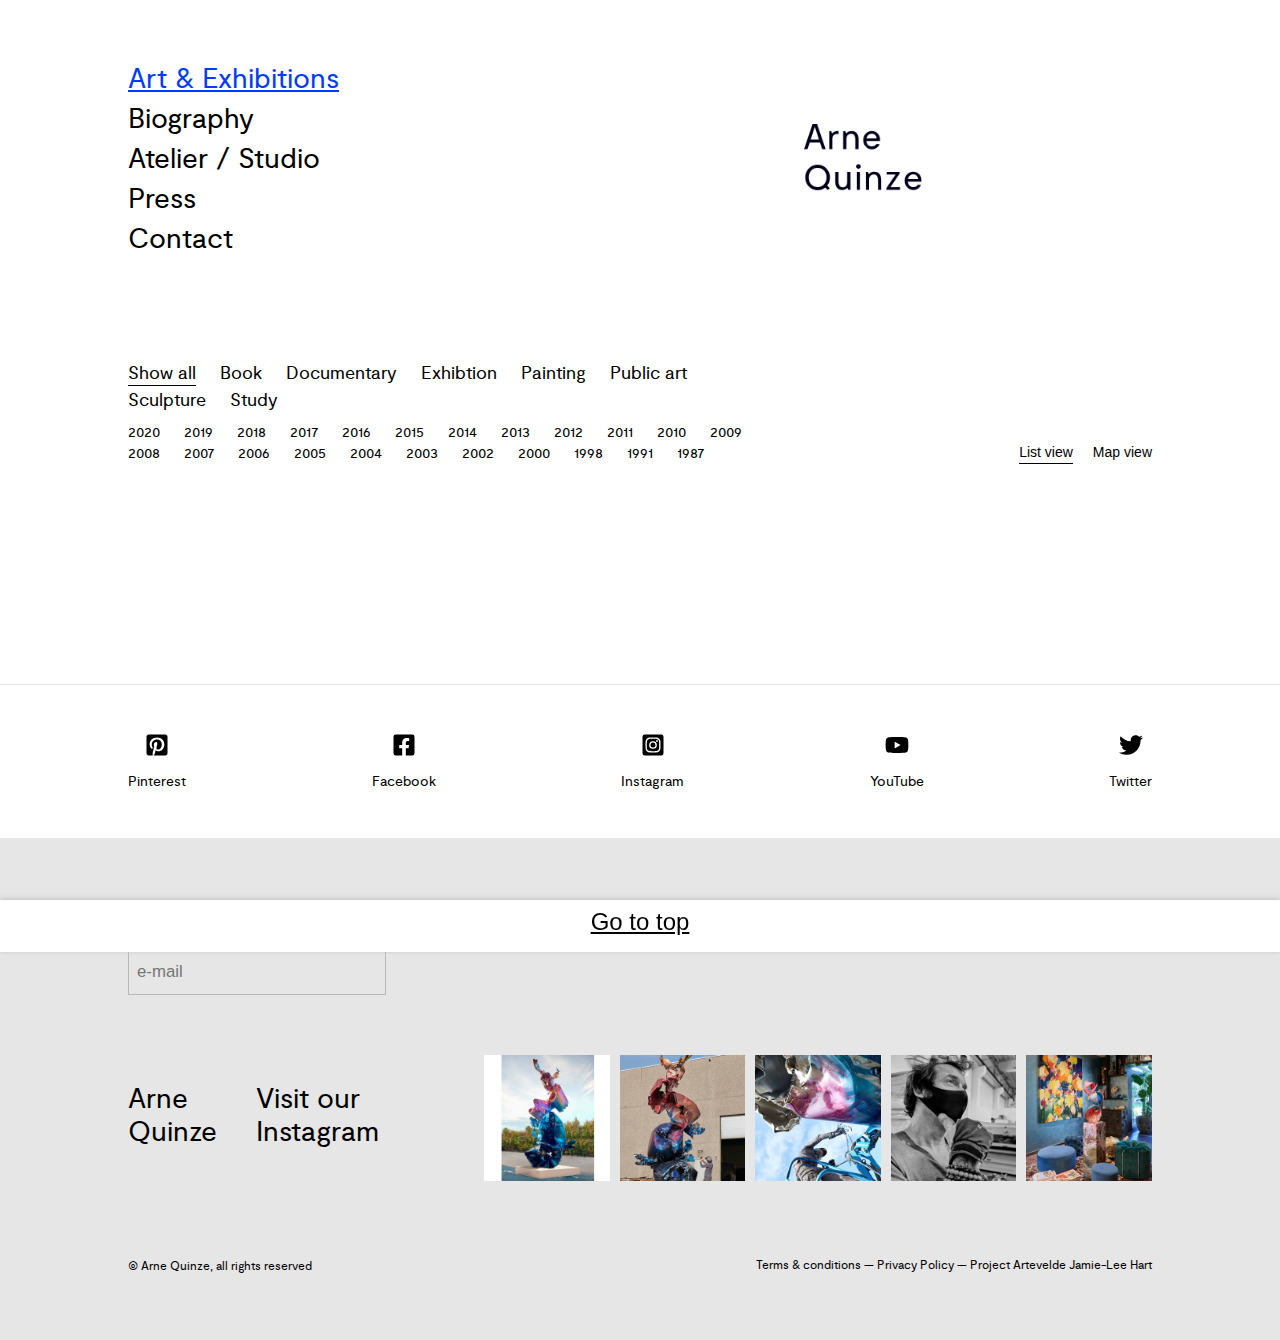
<file: art-and-exhibitions/index.html>
<!DOCTYPE html>
<html lang="en">
<head>
    <meta charset="UTF-8">
    <meta name="viewport" content="width=device-width, initial-scale=1.0">
    <title>Art & Exhibitions</title>
    <base href="../">

    <link rel="apple-touch-icon" sizes="180x180" href="static/favicon/apple-touch-icon.png">
    <link rel="icon" type="image/png" sizes="32x32" href="static/favicon/favicon-32x32.png">
    <link rel="icon" type="image/png" sizes="16x16" href="static/favicon/favicon-16x16.png">
    <link rel="manifest" href="static/favicon/site.webmanifest">
    <link rel="mask-icon" href="static/favicon/safari-pinned-tab.svg" color="#5bbad5">
    <meta name="msapplication-TileColor" content="#00aba9">
    <meta name="theme-color" content="#ffffff">

    <link rel="stylesheet" href="static/css/fonts.css">
    <link rel="stylesheet" href="static/css/elements.css">
    <link rel="stylesheet" href="static/css/header.css">
    <link rel="stylesheet" href="static/css/articles_art-and-exhibitions.css">
    <link rel="stylesheet" href="static/css/footer.css">
    <link rel="stylesheet" href="static/css/scroll_to_top.css">
</head>
<body>
    

    <header class="header h-layout">
        <ul class="nav">
            <li class="nav__list-item">
                <a href="art-and-exhibitions/index.html" class="nav__list-item__link nav__list-item__link--active">Art & Exhibitions</a>
            </li>
            <li class="nav__list-item">
                <a href="biography.html" class="nav__list-item__link">Biography</a>
            </li>
            <li class="nav__list-item">
                <a href="atelier-studio/index.html" class="nav__list-item__link">Atelier / Studio</a>
            </li>
            <li class="nav__list-item">
                <a href="press/index.html" class="nav__list-item__link">Press</a>
            </li>
            <li class="nav__list-item">
                <a href="contact.html" class="nav__list-item__link">Contact</a>
            </li>
        </ul>

        <div class="logo">
            <a href="index.html" class="logo__link">
                <img class="logo__img" src="static/media/logo.png" alt="Arne Quinze">
            </a>
        </div>

    </header>

    <main>

        <section class="filter h-layout">
            <div class="filter__container">
                <div class="categories">
                    <ul class="categories__list">
                        <li class="categories__list-item"><a class="categories__list-link" href="art-and-exhibitions/index.html">Show all</a></li>
                        <li class="categories__list-item"><a class="categories__list-link" href="art-and-exhibitions/index.html?category=Book">Book</a></li>
                        <li class="categories__list-item"><a class="categories__list-link" href="art-and-exhibitions/index.html?category=Documentary">Documentary</a></li>
                        <li class="categories__list-item"><a class="categories__list-link" href="art-and-exhibitions/index.html?category=Exhibition">Exhibtion</a></li>
                        <li class="categories__list-item"><a class="categories__list-link" href="art-and-exhibitions/index.html?category=Painting">Painting</a></li>
                        <li class="categories__list-item"><a class="categories__list-link" href="art-and-exhibitions/index.html?category=Installation">Public art</a></li>
                        <li class="categories__list-item"><a class="categories__list-link" href="art-and-exhibitions/index.html?category=Sculpture">Sculpture</a></li>
                        <li class="categories__list-item"><a class="categories__list-link" href="art-and-exhibitions/index.html?category=Study">Study</a></li>
                    </ul>
                </div>
        
                <div class="year__filter">
                        <ul class="year__filter__list">
                        </ul>
                </div>
            </div>
        
            <div class="viewmode">
                <button class="viewmode__btn viewmode_btn--list">List view</button>
                <button class="viewmode__btn">Map view</button>
            </div>
        </section>
        
        <section class="art h-layout">    
        </section>

    </main>

    <footer class="footer">
        <div class="footer__socials">
            <ul class="footer__socials__list h-layout">
                <li class="footer__socials__list-item">
                    <a href="#" class="footer__socials__list__link">
                        <svg class="footer__socials__list__svg" aria-hidden="true" data-prefix="fab" data-icon="pinterest-square" class="svg-inline--fa fa-pinterest-square fa-w-14" xmlns="http://www.w3.org/2000/svg" viewBox="0 0 448 512"><path fill="currentColor" d="M448 80v352c0 26.5-21.5 48-48 48H154.4c9.8-16.4 22.4-40 27.4-59.3 3-11.5 15.3-58.4 15.3-58.4 8 15.3 31.4 28.2 56.3 28.2 74.1 0 127.4-68.1 127.4-152.7 0-81.1-66.2-141.8-151.4-141.8-106 0-162.2 71.1-162.2 148.6 0 36 19.2 80.8 49.8 95.1 4.7 2.2 7.1 1.2 8.2-3.3.8-3.4 5-20.1 6.8-27.8.6-2.5.3-4.6-1.7-7-10.1-12.3-18.3-34.9-18.3-56 0-54.2 41-106.6 110.9-106.6 60.3 0 102.6 41.1 102.6 99.9 0 66.4-33.5 112.4-77.2 112.4-24.1 0-42.1-19.9-36.4-44.4 6.9-29.2 20.3-60.7 20.3-81.8 0-53-75.5-45.7-75.5 25 0 21.7 7.3 36.5 7.3 36.5-31.4 132.8-36.1 134.5-29.6 192.6l2.2.8H48c-26.5 0-48-21.5-48-48V80c0-26.5 21.5-48 48-48h352c26.5 0 48 21.5 48 48z"/></svg>                    
                        <span>Pinterest</span>
                    </a>
                </li>

                <li class="footer__socials__list-item">
                    <a href="#" class="footer__socials__list__link">
                        <svg class="footer__socials__list__svg" aria-hidden="true" data-prefix="fab" data-icon="facebook-square" class="svg-inline--fa fa-facebook-square fa-w-14" xmlns="http://www.w3.org/2000/svg" viewBox="0 0 448 512"><path fill="currentColor" d="M400 32H48A48 48 0 000 80v352a48 48 0 0048 48h137.25V327.69h-63V256h63v-54.64c0-62.15 37-96.48 93.67-96.48 27.14 0 55.52 4.84 55.52 4.84v61h-31.27c-30.81 0-40.42 19.12-40.42 38.73V256h68.78l-11 71.69h-57.78V480H400a48 48 0 0048-48V80a48 48 0 00-48-48z"/></svg>                    
                        <span>Facebook</span>
                    </a>
                </li>

                <li class="footer__socials__list-item">
                    <a href="#" class="footer__socials__list__link">
                        <svg class="footer__socials__list__svg" aria-hidden="true" data-prefix="fab" data-icon="instagram-square" class="svg-inline--fa fa-instagram-square fa-w-14" xmlns="http://www.w3.org/2000/svg" viewBox="0 0 448 512"><path fill="currentColor" d="M224 202.66A53.34 53.34 0 10277.36 256 53.38 53.38 0 00224 202.66zm124.71-41a54 54 0 00-30.41-30.41c-21-8.29-71-6.43-94.3-6.43s-73.25-1.93-94.31 6.43a54 54 0 00-30.41 30.41c-8.28 21-6.43 71.05-6.43 94.33s-1.85 73.27 6.47 94.34a54 54 0 0030.41 30.41c21 8.29 71 6.43 94.31 6.43s73.24 1.93 94.3-6.43a54 54 0 0030.41-30.41c8.35-21 6.43-71.05 6.43-94.33s1.92-73.26-6.43-94.33zM224 338a82 82 0 1182-82 81.9 81.9 0 01-82 82zm85.38-148.3a19.14 19.14 0 1119.13-19.14 19.1 19.1 0 01-19.09 19.18zM400 32H48A48 48 0 000 80v352a48 48 0 0048 48h352a48 48 0 0048-48V80a48 48 0 00-48-48zm-17.12 290c-1.29 25.63-7.14 48.34-25.85 67s-41.4 24.63-67 25.85c-26.41 1.49-105.59 1.49-132 0-25.63-1.29-48.26-7.15-67-25.85s-24.63-41.42-25.85-67c-1.49-26.42-1.49-105.61 0-132 1.29-25.63 7.07-48.34 25.85-67s41.47-24.56 67-25.78c26.41-1.49 105.59-1.49 132 0 25.63 1.29 48.33 7.15 67 25.85s24.63 41.42 25.85 67.05c1.49 26.32 1.49 105.44 0 131.88z"/></svg>                    
                        <span>Instagram</span>
                    </a>
                </li>

                <li class="footer__socials__list-item">
                    <a href="#" class="footer__socials__list__link">
                        <svg class="footer__socials__list__svg" aria-hidden="true" data-prefix="fab" data-icon="youtube" class="svg-inline--fa fa-youtube fa-w-18" xmlns="http://www.w3.org/2000/svg" viewBox="0 0 576 512"><path fill="currentColor" d="M549.655 124.083c-6.281-23.65-24.787-42.276-48.284-48.597C458.781 64 288 64 288 64S117.22 64 74.629 75.486c-23.497 6.322-42.003 24.947-48.284 48.597-11.412 42.867-11.412 132.305-11.412 132.305s0 89.438 11.412 132.305c6.281 23.65 24.787 41.5 48.284 47.821C117.22 448 288 448 288 448s170.78 0 213.371-11.486c23.497-6.321 42.003-24.171 48.284-47.821 11.412-42.867 11.412-132.305 11.412-132.305s0-89.438-11.412-132.305zm-317.51 213.508V175.185l142.739 81.205-142.739 81.201z"/></svg>                    
                        <span>YouTube</span>
                    </a>
                </li>

                <li class="footer__socials__list-item">
                    <a href="#" class="footer__socials__list__link">
                        <svg class="footer__socials__list__svg" aria-hidden="true" data-prefix="fab" data-icon="twitter" class="svg-inline--fa fa-twitter fa-w-16" xmlns="http://www.w3.org/2000/svg" viewBox="0 0 512 512"><path fill="currentColor" d="M459.37 151.716c.325 4.548.325 9.097.325 13.645 0 138.72-105.583 298.558-298.558 298.558-59.452 0-114.68-17.219-161.137-47.106 8.447.974 16.568 1.299 25.34 1.299 49.055 0 94.213-16.568 130.274-44.832-46.132-.975-84.792-31.188-98.112-72.772 6.498.974 12.995 1.624 19.818 1.624 9.421 0 18.843-1.3 27.614-3.573-48.081-9.747-84.143-51.98-84.143-102.985v-1.299c13.969 7.797 30.214 12.67 47.431 13.319-28.264-18.843-46.781-51.005-46.781-87.391 0-19.492 5.197-37.36 14.294-52.954 51.655 63.675 129.3 105.258 216.365 109.807-1.624-7.797-2.599-15.918-2.599-24.04 0-57.828 46.782-104.934 104.934-104.934 30.213 0 57.502 12.67 76.67 33.137 23.715-4.548 46.456-13.32 66.599-25.34-7.798 24.366-24.366 44.833-46.132 57.827 21.117-2.273 41.584-8.122 60.426-16.243-14.292 20.791-32.161 39.308-52.628 54.253z"/></svg>                    
                        <span>Twitter</span>
                    </a>
                </li>
            </ul>
        </div>

        <div class="footer__container__bottom h-layout">
            <div class="footer__form">
                <form action="" method="get">
                    <label class="footer__form__label" for="email">Stay informed</label>
                    <div class="footer__form__flex">
                        <input class="footer__form__input" name="email" type="email" placeholder="e-mail" required pattern="/^[a-zA-Z0-9.!#$%&'*+/=?^_`{|}~-]+@[a-zA-Z0-9-]+(?:\.[a-zA-Z0-9-]+)*$/">
                        <button class="footer__form__button">Subscribe</button>
                    </div>
                    
                </form>      
            </div>

            <div class="footer__instagram">
                <div class="footer__instagram__title">
                    <h2 class="footer__instagram__link__text">Arne Quinze</h2>
                    <a class="footer__instagram__link__text" href="https://www.instagram.com/arnequinze/">Visit our Instagram</a>
                </div>
                <div class="footer__instagram__pics">
                    <ul class="footer__instagram__pics__list">
                        <li class="footer__instagram__pics__list-item">
                            <a target="_blank" href="https://www.instagram.com/p/CFcoMeWnjPU/" class="footer__instagram__link__pics__link">
                                <img loading="lazy" class="footer__instagram__link__pics__link-img" src="static/media/footer_instagram_1.jpg" alt="arne quinze instagram">
                            </a>
                        </li>

                        <li class="footer__instagram__pics__list-item">
                            <a target="_blank" href="https://www.instagram.com/p/CFcB1tzHKXS/" class="footer__instagram__link__pics__link">
                                <img loading="lazy" class="footer__instagram__link__pics__link-img" src="static/media/footer_instagram_2.jpg" alt="arne quinze instagram">
                            </a>
                        </li>

                        <li class="footer__instagram__pics__list-item">
                            <a target="_blank" href="https://www.instagram.com/p/CFaSKHQBBou/" class="footer__instagram__link__pics__link">
                                <img loading="lazy" class="footer__instagram__link__pics__link-img" src="static/media/footer_instagram_3.jpg" alt="arne quinze instagram">
                            </a>
                        </li>

                        <li class="footer__instagram__pics__list-item">
                            <a target="_blank" href="https://www.instagram.com/p/CFUzkLKHKHb/" class="footer__instagram__link__pics__link">
                                <img loading="lazy" class="footer__instagram__link__pics__link-img" src="static/media/footer_instagram_4.jpg" alt="arne quinze instagram">
                            </a>
                        </li>

                        <li class="footer__instagram__pics__list-item">
                            <a target="_blank" href="https://www.instagram.com/p/CFSJvo_nTa-/" class="footer__instagram__link__pics__link">
                                <img loading="lazy" class="footer__instagram__link__pics__link-img" src="static/media/footer_instagram_5.jpg" alt="arne quinze instagram">
                            </a>
                        </li>
                    </ul>
                </div>
            </div>

            <div class="footer__bottom__rights-reserved">
                <p class="footer__bottom__rights_reserved--text">© Arne Quinze, all rights reserved</p>
                <div class="footer__bottom__rights_reserved--links">
                    <a href="https://www.arnequinze.com/terms-and-conditions">Terms & conditions</a>
                    <a href="https://www.arnequinze.com/privacy-policy">Privacy Policy</a>
                    <a href="#">Project Artevelde Jamie-Lee Hart</a>
                </div>
            </div>
        </div>

    </footer>

    <button class="btn__to-top">
        Go to top
    </button>
    
    <script src="static/js/service.js"></script>
    <script src="static/js/art-and-exhibitions.js"></script>
    <script src="static/js/scroll_to_top.js"></script>
    
</body>
</html>
</file>
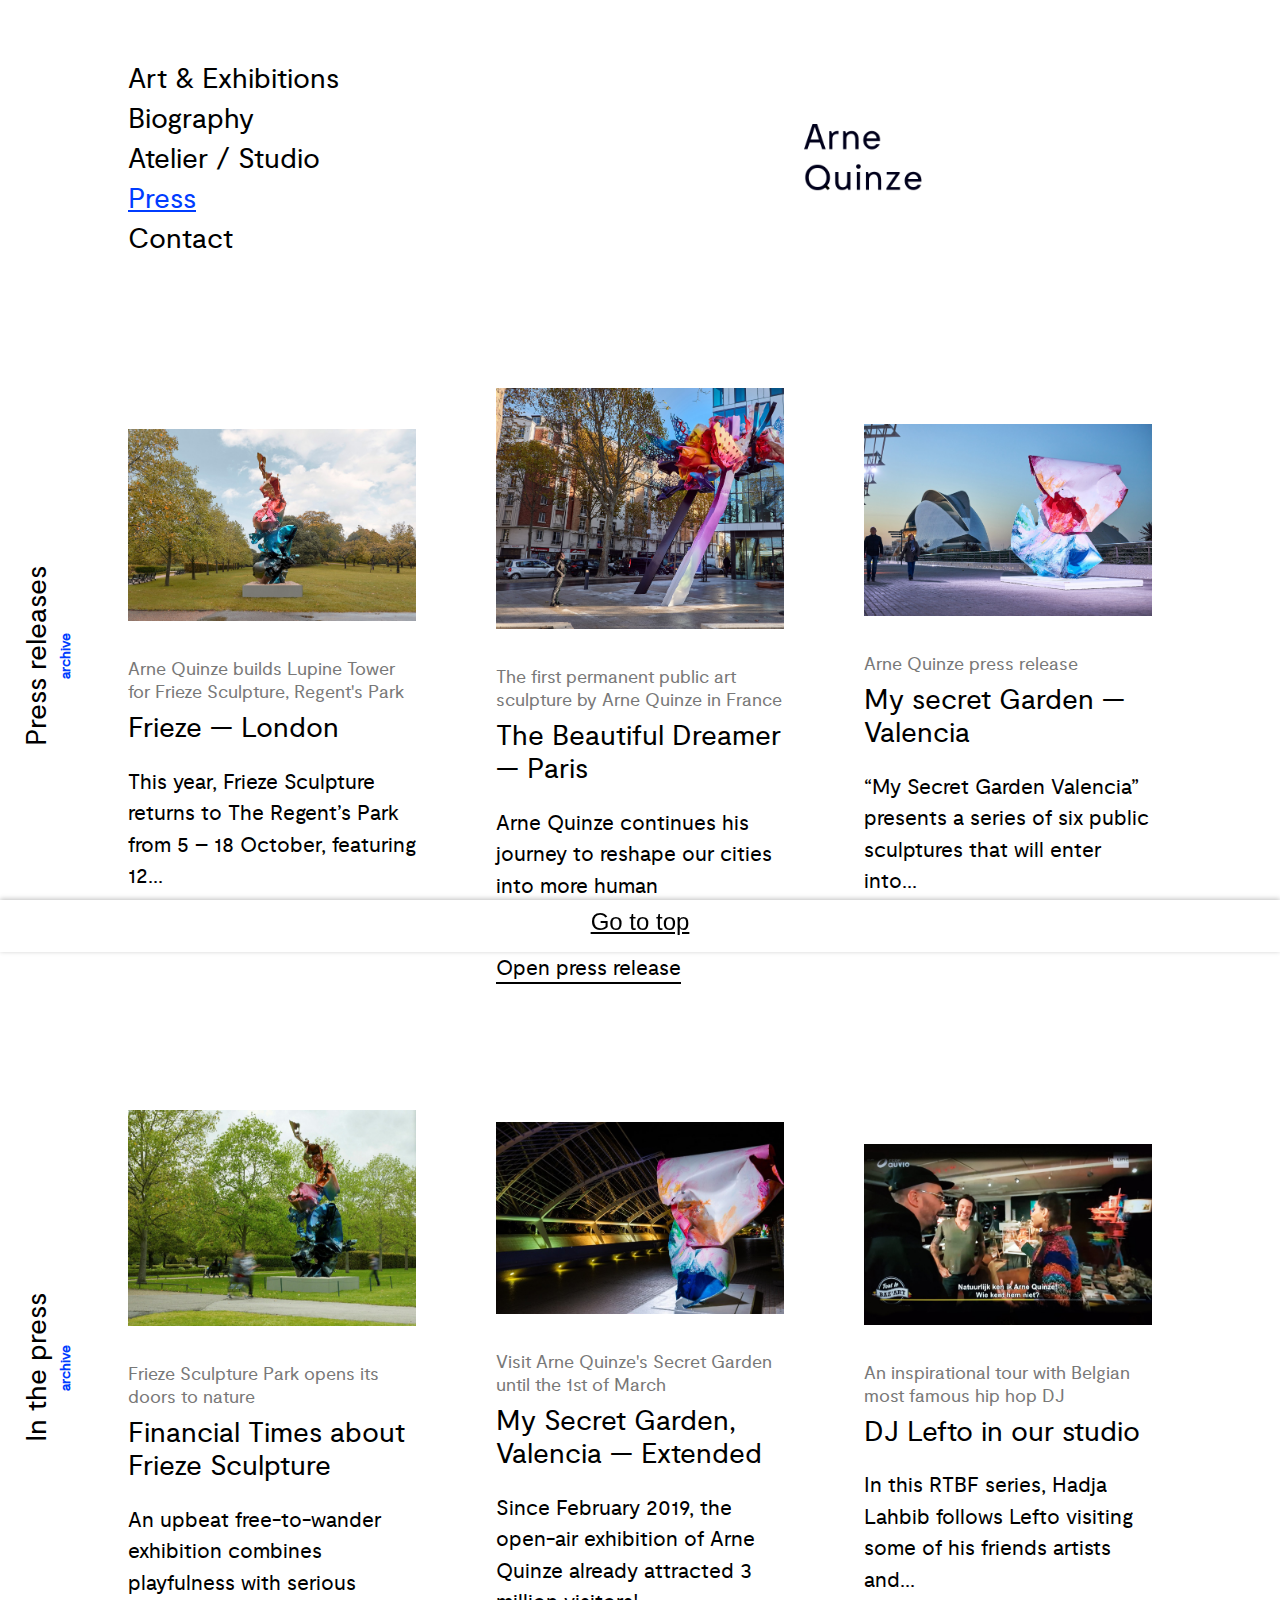
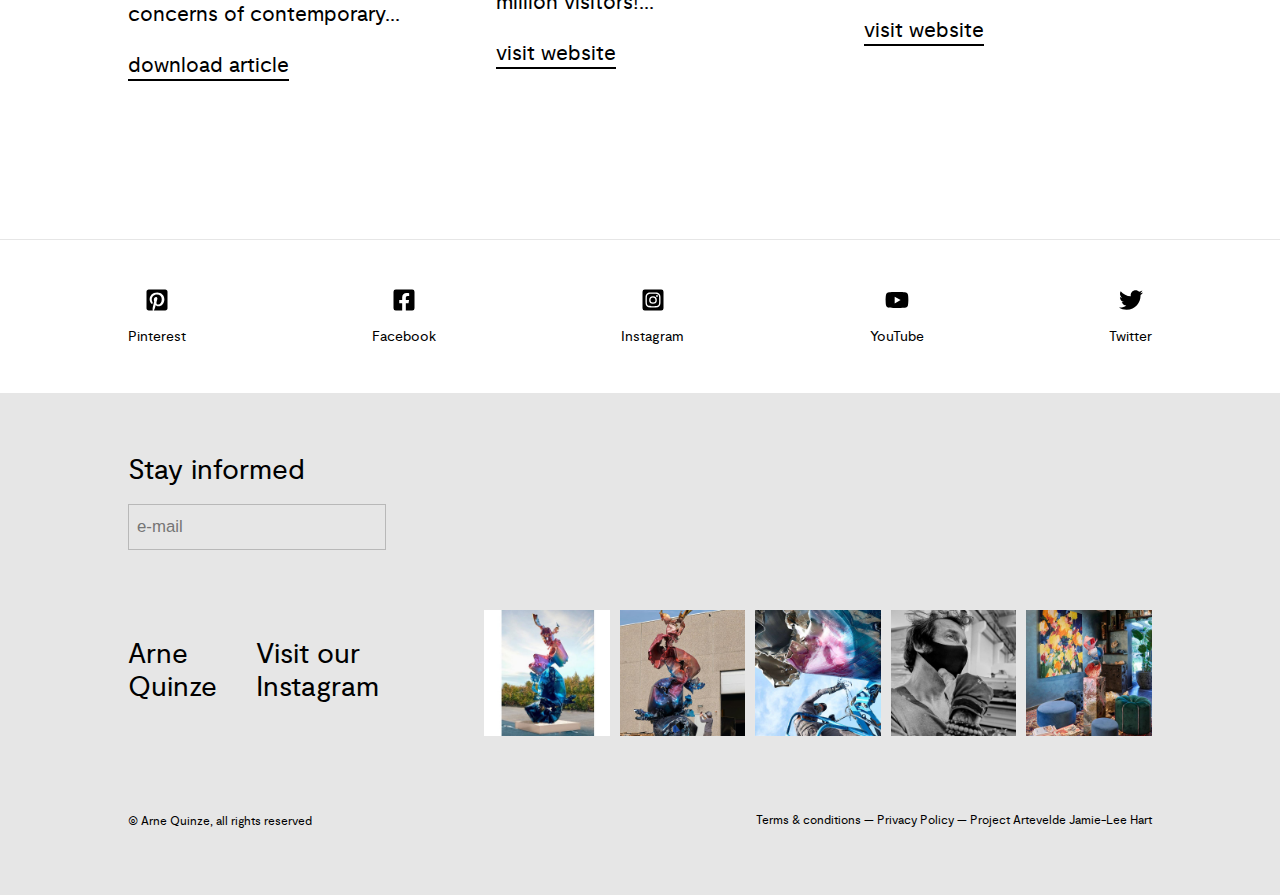
<file: press/index.html>
<!DOCTYPE html>
<html lang="en">
<head>
    <meta charset="UTF-8">
    <meta name="viewport" content="width=device-width, initial-scale=1.0">
    <title>Press</title>
    <base href="../">

    <link rel="apple-touch-icon" sizes="180x180" href="static/favicon/apple-touch-icon.png">
    <link rel="icon" type="image/png" sizes="32x32" href="static/favicon/favicon-32x32.png">
    <link rel="icon" type="image/png" sizes="16x16" href="static/favicon/favicon-16x16.png">
    <link rel="manifest" href="static/favicon/site.webmanifest">
    <link rel="mask-icon" href="static/favicon/safari-pinned-tab.svg" color="#5bbad5">
    <meta name="msapplication-TileColor" content="#00aba9">
    <meta name="theme-color" content="#ffffff">

    <link rel="stylesheet" href="static/css/fonts.css">
    <link rel="stylesheet" href="static/css/elements.css">
    <link rel="stylesheet" href="static/css/header.css">
    <link rel="stylesheet" href="static/css/flex-container_cards.css">
    <link rel="stylesheet" href="static/css/footer.css">
    <link rel="stylesheet" href="static/css/scroll_to_top.css">
</head>

<body>

    <header class="header h-layout">
        <ul class="nav">
            <li class="nav__list-item">
                <a href="art-and-exhibitions/index.html" class="nav__list-item__link">Art & Exhibitions</a>
            </li>
            <li class="nav__list-item">
                <a href="biography.html" class="nav__list-item__link">Biography</a>
            </li>
            <li class="nav__list-item">
                <a href="atelier-studio/index.html" class="nav__list-item__link">Atelier / Studio</a>
            </li>
            <li class="nav__list-item">
                <a href="press/index.html" class="nav__list-item__link nav__list-item__link--active">Press</a>
            </li>
            <li class="nav__list-item">
                <a href="contact.html" class="nav__list-item__link">Contact</a>
            </li>
        </ul>

        <div class="logo">
            <a href="index.html" class="logo__link">
                <img class="logo__img" src="static/media/logo.png" alt="Arne Quinze">
            </a>
        </div>

    </header>
    
    <main>
        <section class="flex-container__cards h-layout">
            <div class="flex-container__cards__title__container">
                <h1 class="flex-container__cards__title">Press releases</h1>
                <a class="flex-container__cards__link" href="#">archive</a>
            </div>
    
            <ul class="press__releases flex-container__cards__list">
            </ul>
        </section>

        <section class="flex-container__cards h-layout">
            <div class="flex-container__cards__title__container">
                <h1 class="flex-container__cards__title">In the press</h1>
                <a class="flex-container__cards__link" href="#">archive</a>
            </div>
    
            <ul class="in-the-press flex-container__cards__list">
            </ul>
        </section>
    </main>

    <footer class="footer">
        <div class="footer__socials">
            <ul class="footer__socials__list h-layout">
                <li class="footer__socials__list-item">
                    <a href="#" class="footer__socials__list__link">
                        <svg class="footer__socials__list__svg" aria-hidden="true" data-prefix="fab" data-icon="pinterest-square" class="svg-inline--fa fa-pinterest-square fa-w-14" xmlns="http://www.w3.org/2000/svg" viewBox="0 0 448 512"><path fill="currentColor" d="M448 80v352c0 26.5-21.5 48-48 48H154.4c9.8-16.4 22.4-40 27.4-59.3 3-11.5 15.3-58.4 15.3-58.4 8 15.3 31.4 28.2 56.3 28.2 74.1 0 127.4-68.1 127.4-152.7 0-81.1-66.2-141.8-151.4-141.8-106 0-162.2 71.1-162.2 148.6 0 36 19.2 80.8 49.8 95.1 4.7 2.2 7.1 1.2 8.2-3.3.8-3.4 5-20.1 6.8-27.8.6-2.5.3-4.6-1.7-7-10.1-12.3-18.3-34.9-18.3-56 0-54.2 41-106.6 110.9-106.6 60.3 0 102.6 41.1 102.6 99.9 0 66.4-33.5 112.4-77.2 112.4-24.1 0-42.1-19.9-36.4-44.4 6.9-29.2 20.3-60.7 20.3-81.8 0-53-75.5-45.7-75.5 25 0 21.7 7.3 36.5 7.3 36.5-31.4 132.8-36.1 134.5-29.6 192.6l2.2.8H48c-26.5 0-48-21.5-48-48V80c0-26.5 21.5-48 48-48h352c26.5 0 48 21.5 48 48z"/></svg>                    
                        <span>Pinterest</span>
                    </a>
                </li>

                <li class="footer__socials__list-item">
                    <a href="#" class="footer__socials__list__link">
                        <svg class="footer__socials__list__svg" aria-hidden="true" data-prefix="fab" data-icon="facebook-square" class="svg-inline--fa fa-facebook-square fa-w-14" xmlns="http://www.w3.org/2000/svg" viewBox="0 0 448 512"><path fill="currentColor" d="M400 32H48A48 48 0 000 80v352a48 48 0 0048 48h137.25V327.69h-63V256h63v-54.64c0-62.15 37-96.48 93.67-96.48 27.14 0 55.52 4.84 55.52 4.84v61h-31.27c-30.81 0-40.42 19.12-40.42 38.73V256h68.78l-11 71.69h-57.78V480H400a48 48 0 0048-48V80a48 48 0 00-48-48z"/></svg>                    
                        <span>Facebook</span>
                    </a>
                </li>

                <li class="footer__socials__list-item">
                    <a href="#" class="footer__socials__list__link">
                        <svg class="footer__socials__list__svg" aria-hidden="true" data-prefix="fab" data-icon="instagram-square" class="svg-inline--fa fa-instagram-square fa-w-14" xmlns="http://www.w3.org/2000/svg" viewBox="0 0 448 512"><path fill="currentColor" d="M224 202.66A53.34 53.34 0 10277.36 256 53.38 53.38 0 00224 202.66zm124.71-41a54 54 0 00-30.41-30.41c-21-8.29-71-6.43-94.3-6.43s-73.25-1.93-94.31 6.43a54 54 0 00-30.41 30.41c-8.28 21-6.43 71.05-6.43 94.33s-1.85 73.27 6.47 94.34a54 54 0 0030.41 30.41c21 8.29 71 6.43 94.31 6.43s73.24 1.93 94.3-6.43a54 54 0 0030.41-30.41c8.35-21 6.43-71.05 6.43-94.33s1.92-73.26-6.43-94.33zM224 338a82 82 0 1182-82 81.9 81.9 0 01-82 82zm85.38-148.3a19.14 19.14 0 1119.13-19.14 19.1 19.1 0 01-19.09 19.18zM400 32H48A48 48 0 000 80v352a48 48 0 0048 48h352a48 48 0 0048-48V80a48 48 0 00-48-48zm-17.12 290c-1.29 25.63-7.14 48.34-25.85 67s-41.4 24.63-67 25.85c-26.41 1.49-105.59 1.49-132 0-25.63-1.29-48.26-7.15-67-25.85s-24.63-41.42-25.85-67c-1.49-26.42-1.49-105.61 0-132 1.29-25.63 7.07-48.34 25.85-67s41.47-24.56 67-25.78c26.41-1.49 105.59-1.49 132 0 25.63 1.29 48.33 7.15 67 25.85s24.63 41.42 25.85 67.05c1.49 26.32 1.49 105.44 0 131.88z"/></svg>                    
                        <span>Instagram</span>
                    </a>
                </li>

                <li class="footer__socials__list-item">
                    <a href="#" class="footer__socials__list__link">
                        <svg class="footer__socials__list__svg" aria-hidden="true" data-prefix="fab" data-icon="youtube" class="svg-inline--fa fa-youtube fa-w-18" xmlns="http://www.w3.org/2000/svg" viewBox="0 0 576 512"><path fill="currentColor" d="M549.655 124.083c-6.281-23.65-24.787-42.276-48.284-48.597C458.781 64 288 64 288 64S117.22 64 74.629 75.486c-23.497 6.322-42.003 24.947-48.284 48.597-11.412 42.867-11.412 132.305-11.412 132.305s0 89.438 11.412 132.305c6.281 23.65 24.787 41.5 48.284 47.821C117.22 448 288 448 288 448s170.78 0 213.371-11.486c23.497-6.321 42.003-24.171 48.284-47.821 11.412-42.867 11.412-132.305 11.412-132.305s0-89.438-11.412-132.305zm-317.51 213.508V175.185l142.739 81.205-142.739 81.201z"/></svg>                    
                        <span>YouTube</span>
                    </a>
                </li>

                <li class="footer__socials__list-item">
                    <a href="#" class="footer__socials__list__link">
                        <svg class="footer__socials__list__svg" aria-hidden="true" data-prefix="fab" data-icon="twitter" class="svg-inline--fa fa-twitter fa-w-16" xmlns="http://www.w3.org/2000/svg" viewBox="0 0 512 512"><path fill="currentColor" d="M459.37 151.716c.325 4.548.325 9.097.325 13.645 0 138.72-105.583 298.558-298.558 298.558-59.452 0-114.68-17.219-161.137-47.106 8.447.974 16.568 1.299 25.34 1.299 49.055 0 94.213-16.568 130.274-44.832-46.132-.975-84.792-31.188-98.112-72.772 6.498.974 12.995 1.624 19.818 1.624 9.421 0 18.843-1.3 27.614-3.573-48.081-9.747-84.143-51.98-84.143-102.985v-1.299c13.969 7.797 30.214 12.67 47.431 13.319-28.264-18.843-46.781-51.005-46.781-87.391 0-19.492 5.197-37.36 14.294-52.954 51.655 63.675 129.3 105.258 216.365 109.807-1.624-7.797-2.599-15.918-2.599-24.04 0-57.828 46.782-104.934 104.934-104.934 30.213 0 57.502 12.67 76.67 33.137 23.715-4.548 46.456-13.32 66.599-25.34-7.798 24.366-24.366 44.833-46.132 57.827 21.117-2.273 41.584-8.122 60.426-16.243-14.292 20.791-32.161 39.308-52.628 54.253z"/></svg>                    
                        <span>Twitter</span>
                    </a>
                </li>
            </ul>
        </div>

        <div class="footer__container__bottom h-layout">
            <div class="footer__form">
                <form action="" method="get">
                    <label class="footer__form__label" for="email">Stay informed</label>
                    <div class="footer__form__flex">
                        <input class="footer__form__input" name="email" type="email" placeholder="e-mail" required pattern="/^[a-zA-Z0-9.!#$%&'*+/=?^_`{|}~-]+@[a-zA-Z0-9-]+(?:\.[a-zA-Z0-9-]+)*$/">
                        <button class="footer__form__button">Subscribe</button>
                    </div>
                    
                </form>      
            </div>

            <div class="footer__instagram">
                <div class="footer__instagram__title">
                    <h2 class="footer__instagram__link__text">Arne Quinze</h2>
                    <a class="footer__instagram__link__text" href="https://www.instagram.com/arnequinze/">Visit our Instagram</a>
                </div>
                <div class="footer__instagram__pics">
                    <ul class="footer__instagram__pics__list">
                        <li class="footer__instagram__pics__list-item">
                            <a target="_blank" href="https://www.instagram.com/p/CFcoMeWnjPU/" class="footer__instagram__link__pics__link">
                                <img loading="lazy" class="footer__instagram__link__pics__link-img" src="static/media/footer_instagram_1.jpg" alt="arne quinze instagram">
                            </a>
                        </li>

                        <li class="footer__instagram__pics__list-item">
                            <a target="_blank" href="https://www.instagram.com/p/CFcB1tzHKXS/" class="footer__instagram__link__pics__link">
                                <img loading="lazy" class="footer__instagram__link__pics__link-img" src="static/media/footer_instagram_2.jpg" alt="arne quinze instagram">
                            </a>
                        </li>

                        <li class="footer__instagram__pics__list-item">
                            <a target="_blank" href="https://www.instagram.com/p/CFaSKHQBBou/" class="footer__instagram__link__pics__link">
                                <img loading="lazy" class="footer__instagram__link__pics__link-img" src="static/media/footer_instagram_3.jpg" alt="arne quinze instagram">
                            </a>
                        </li>

                        <li class="footer__instagram__pics__list-item">
                            <a target="_blank" href="https://www.instagram.com/p/CFUzkLKHKHb/" class="footer__instagram__link__pics__link">
                                <img loading="lazy" class="footer__instagram__link__pics__link-img" src="static/media/footer_instagram_4.jpg" alt="arne quinze instagram">
                            </a>
                        </li>

                        <li class="footer__instagram__pics__list-item">
                            <a target="_blank" href="https://www.instagram.com/p/CFSJvo_nTa-/" class="footer__instagram__link__pics__link">
                                <img loading="lazy" class="footer__instagram__link__pics__link-img" src="static/media/footer_instagram_5.jpg" alt="arne quinze instagram">
                            </a>
                        </li>
                    </ul>
                </div>
            </div>

            <div class="footer__bottom__rights-reserved">
                <p class="footer__bottom__rights_reserved--text">© Arne Quinze, all rights reserved</p>
                <div class="footer__bottom__rights_reserved--links">
                    <a href="https://www.arnequinze.com/terms-and-conditions">Terms & conditions</a>
                    <a href="https://www.arnequinze.com/privacy-policy">Privacy Policy</a>
                    <a href="#">Project Artevelde Jamie-Lee Hart</a>
                </div>
            </div>
        </div>

    </footer>

    <button class="btn__to-top">
        Go to top
    </button>
    
    <script src="static/js/service.js"></script>
    <script src="static/js/press.js"></script>
    <script src="static/js/scroll_to_top.js"></script>
</body>
</html>
</file>
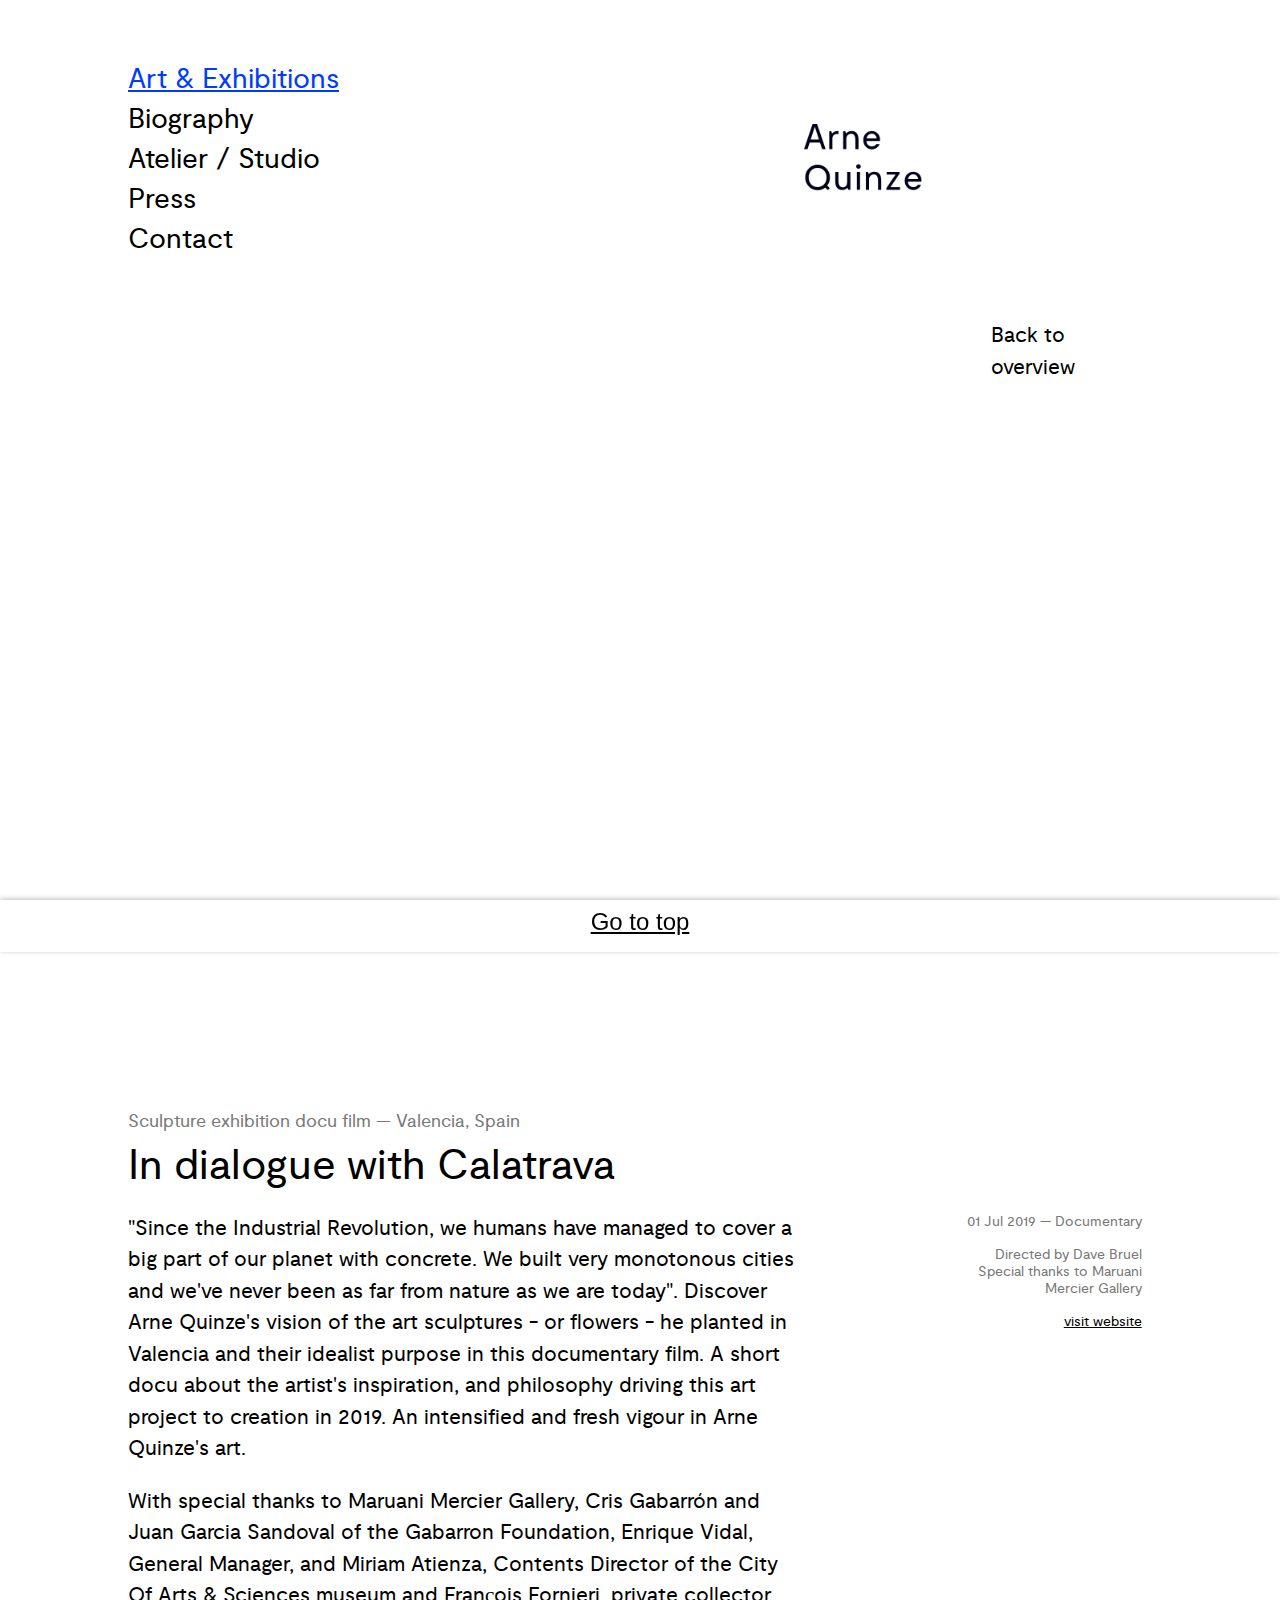
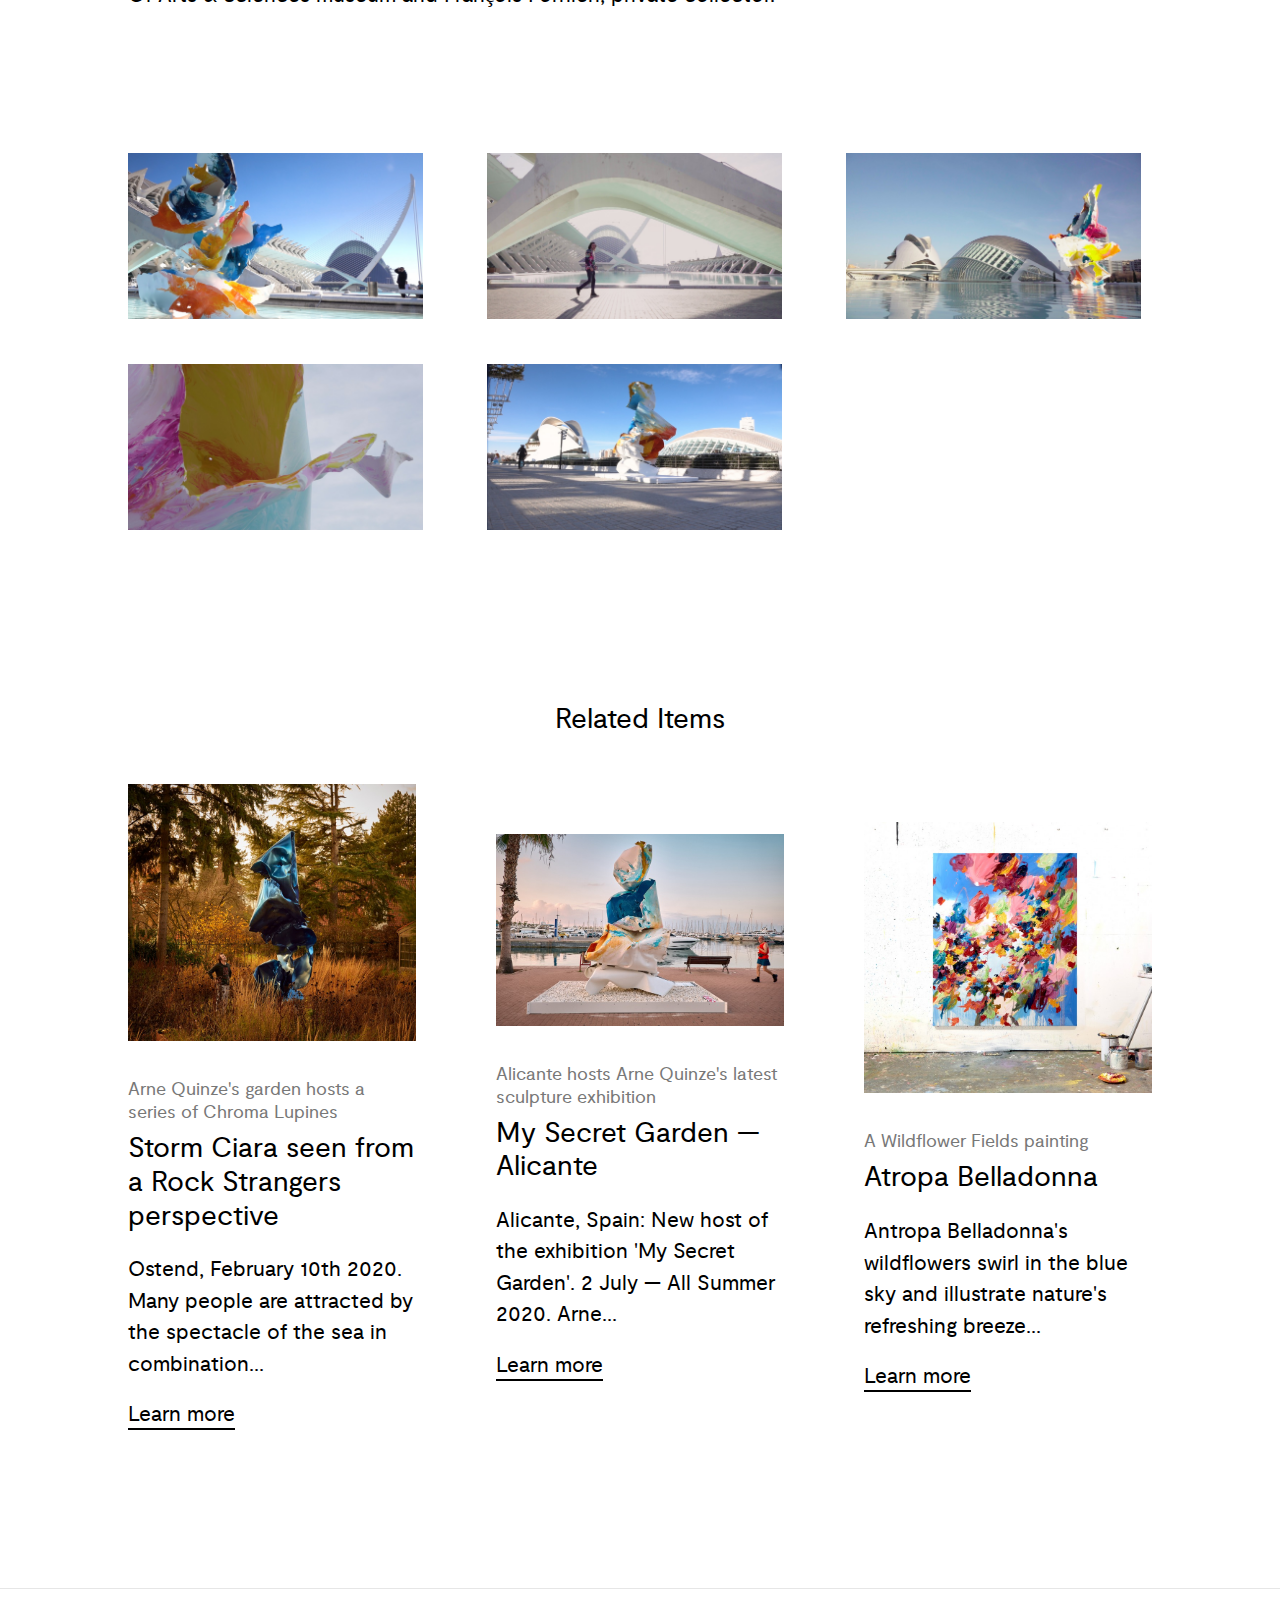
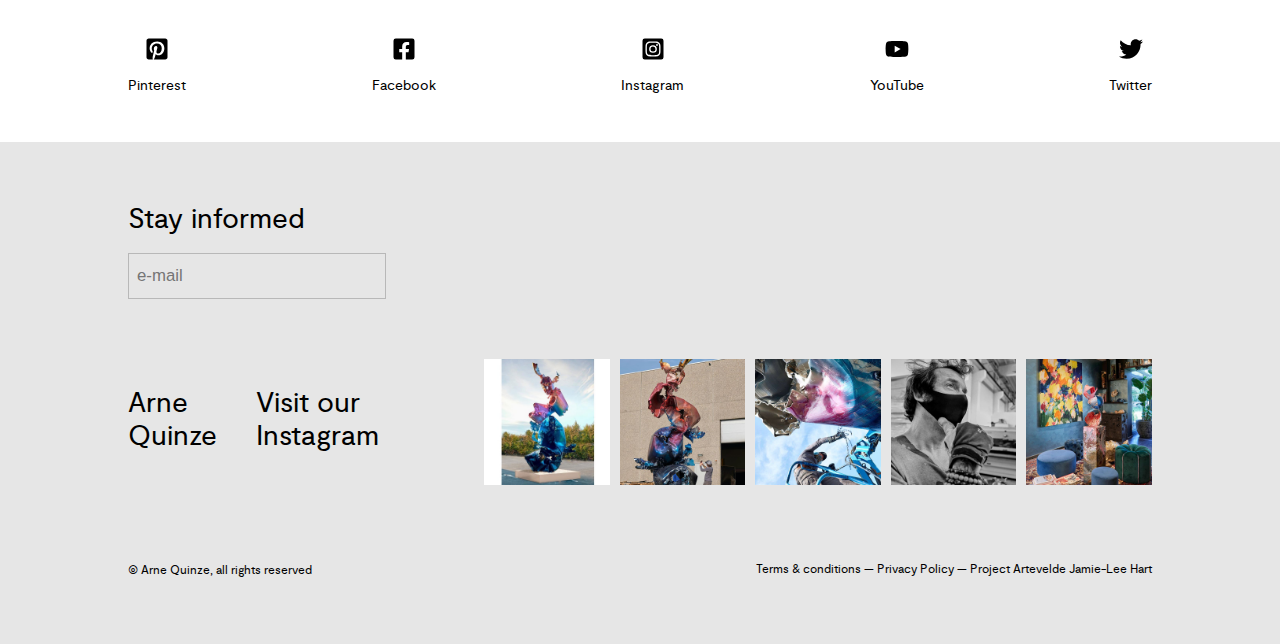
<file: art-and-exhibitions/in-dialogue-with-calatrava/index.html>
<!DOCTYPE html>
<html lang="en">
<head>
    <meta charset="UTF-8">
    <meta name="viewport" content="width=device-width, initial-scale=1.0">
    <title>In dialogue with Calatrava</title>
    <base href="../../">

    <link rel="apple-touch-icon" sizes="180x180" href="visiting-mons-again/">
    <link rel="icon" type="image/png" sizes="32x32" href="static/favicon/favicon-32x32.png">
    <link rel="icon" type="image/png" sizes="16x16" href="static/favicon/favicon-16x16.png">
    <link rel="manifest" href="static/favicon/site.webmanifest">
    <link rel="mask-icon" href="static/favicon/safari-pinned-tab.svg" color="#5bbad5">
    <meta name="msapplication-TileColor" content="#00aba9">
    <meta name="theme-color" content="#ffffff">

    <link rel="stylesheet" href="static/css/fonts.css">
    <link rel="stylesheet" href="static/css/elements.css">
    <link rel="stylesheet" href="static/css/header.css">
    <link rel="stylesheet" href="static/css/detailpage_art_atelier.css">
    <link rel="stylesheet" href="static/css/flex-container_cards.css">
    <link rel="stylesheet" href="static/css/footer.css">
    <link rel="stylesheet" href="static/css/scroll_to_top.css">
</head>
<body>

    <header class="header h-layout">
        <ul class="nav">
            <li class="nav__list-item">
                <a href="art-and-exhibitions/index.html" class="nav__list-item__link nav__list-item__link--active">Art & Exhibitions</a>
            </li>
            <li class="nav__list-item">
                <a href="biography.html" class="nav__list-item__link">Biography</a>
            </li>
            <li class="nav__list-item">
                <a href="atelier-studio/index.html" class="nav__list-item__link">Atelier / Studio</a>
            </li>
            <li class="nav__list-item">
                <a href="press/index.html" class="nav__list-item__link">Press</a>
            </li>
            <li class="nav__list-item">
                <a href="contact.html" class="nav__list-item__link">Contact</a>
            </li>
        </ul>

        <div class="logo">
            <a href="index.html" class="logo__link">
                <img class="logo__img" src="static/media/logo.png" alt="Arne Quinze">
            </a>
        </div>

    </header>

    <main>
        <section class="detail__hero h-layout--left">
            <a class="detail__hero__link" href="art-and-exhibitions/index.html">Back to overview</a>
            <div class="detail__hero__media-container--iframe">
                <iframe width="1137" height="567" src="https://www.youtube.com/embed/_9c1WVA29Bc" frameborder="0" allow="accelerometer; autoplay; clipboard-write; encrypted-media; gyroscope; picture-in-picture" allowfullscreen></iframe>
            </div>
        </section>

        <section class="detail__content h-layout">
            <div class="detail__content__text">
                <span>Sculpture exhibition docu film — Valencia, Spain</span>
                <h1>In dialogue with Calatrava</h1>
                <div class="flex-container__detail__content">
                    <div class="detail__content__paragraph">
                        <p>"Since the Industrial Revolution, we humans have managed to cover a big part of our planet with concrete. We built very monotonous cities and we've never been as far from nature as we are today". Discover Arne Quinze's vision of the art sculptures - or flowers - he planted in Valencia and their idealist purpose in this documentary film. A short docu about the artist's inspiration, and philosophy driving this art project to creation in 2019. An intensified and fresh vigour in Arne Quinze's art.</p>
                        <p>With special thanks to Maruani Mercier Gallery, Cris Gabarrón and Juan Garcia Sandoval of the Gabarron Foundation, Enrique Vidal, General Manager, and Miriam Atienza, Contents Director of the City Of Arts & Sciences museum and François Fornieri, private collector.</p>    
                    </div>
                     <div class="detail__content__date">
                        <time>01 Jul 2019</time>
                        <span class="detail__content__date--docu">Documentary</span>
                        <div class="reference">
                            <span>Directed by Dave Bruel</span>
                            <span> Special thanks to Maruani</span>
                            <span>Mercier Gallery</span>
                        </div>
                        <a class="detail__content__date--link" href="#">visit website</a>
                    </div>
                </div>
            </div>
        </section>

        <section class="detail__gallery h-layout">
            <ul class="detail__gallery__flex">
                <li class="detail__gallery__list-item"><img class="detail__gallery__img" loading="lazy" src="static/media/calatrava_1.jpg" alt="visiting-mons-again_1"></li>
                <li class="detail__gallery__list-item"><img class="detail__gallery__img" loading="lazy" src="static/media/calatrava_2.jpg" alt="visiting-mons-again_2"></li>
                <li class="detail__gallery__list-item"><img class="detail__gallery__img" loading="lazy" src="static/media/calatrava_3.jpg" alt="visiting-mons-again_3"></li>
                <li class="detail__gallery__list-item"><img class="detail__gallery__img" loading="lazy" src="static/media/calatrava_4.jpg" alt="visiting-mons-again_4"></li>
                <li class="detail__gallery__list-item"><img class="detail__gallery__img" loading="lazy" src="static/media/calatrava_5.jpg" alt="visiting-mons-again_5"></li>
            </ul>
        </section>

        <section class="flex-container__cards h-layout">
           
            <h2 class="flex-container__cards__title--detail-atelier">Related Items</h2>
          
    
            <ul class="atelier__homepage flex-container__cards__list">
                
                <li class="flex-container__cards__list-item">
                    <a href="art-and-exhibitions/in-dialogue-with-calatrava/index.html">
                        <img loading="lazy" class="flex-container__cards__img" src="static/media/related_art_1.jpg" alt="Mojave & Sparsiflorus">
                    </a>
                    <span>Arne Quinze's garden hosts a series of Chroma Lupines</span>
                    <h2>Storm Ciara seen from a Rock Strangers perspective</h2>
                    <p>Ostend, February 10th 2020. Many people are attracted by the spectacle of the sea in combination...</p>
                    <a class="flex-container__cards__list-item__link" href="art-and-exhibitions/in-dialogue-with-calatrava/index.html">Learn more</a>
                </li>
    
                <li class="flex-container__cards__list-item">
                    <a href="art-and-exhibitions/in-dialogue-with-calatrava/index.html">
                        <img loading="lazy" class="flex-container__cards__img" src="static/media/related_art_2.jpg" alt="My Secret Garden">
                    </a>
                    <span>Alicante hosts Arne Quinze's latest sculpture exhibition</span>
                    <h2>My Secret Garden — Alicante</h2>
                    <p>Alicante, Spain: New host of the exhibition 'My Secret Garden'. 2 July — All Summer 2020. Arne...</p>
                    <a class="flex-container__cards__list-item__link" href="art-and-exhibitions/in-dialogue-with-calatrava/index.html">Learn more</a>
                </li>
    
                <li class="flex-container__cards__list-item">
                    <a href="art-and-exhibitions/in-dialogue-with-calatrava/index.html">
                        <img loading="lazy" class="flex-container__cards__img" src="static/media/related_art_3.jpg" alt="Atropa Belladonna">
                    </a>
                    <span>A Wildflower Fields painting</span>
                    <h2>Atropa Belladonna</h2>
                    <p>Antropa Belladonna's wildflowers swirl in the blue sky and illustrate nature's refreshing breeze...</p>
                    <a class="flex-container__cards__list-item__link" href="art-and-exhibitions/in-dialogue-with-calatrava/index.html">Learn more</a>
                </li>
                
            </ul>
        </section>
    </main>
    
    <footer class="footer">
        <div class="footer__socials">
            <ul class="footer__socials__list h-layout">
                <li class="footer__socials__list-item">
                    <a href="#" class="footer__socials__list__link">
                        <svg class="footer__socials__list__svg" aria-hidden="true" data-prefix="fab" data-icon="pinterest-square" class="svg-inline--fa fa-pinterest-square fa-w-14" xmlns="http://www.w3.org/2000/svg" viewBox="0 0 448 512"><path fill="currentColor" d="M448 80v352c0 26.5-21.5 48-48 48H154.4c9.8-16.4 22.4-40 27.4-59.3 3-11.5 15.3-58.4 15.3-58.4 8 15.3 31.4 28.2 56.3 28.2 74.1 0 127.4-68.1 127.4-152.7 0-81.1-66.2-141.8-151.4-141.8-106 0-162.2 71.1-162.2 148.6 0 36 19.2 80.8 49.8 95.1 4.7 2.2 7.1 1.2 8.2-3.3.8-3.4 5-20.1 6.8-27.8.6-2.5.3-4.6-1.7-7-10.1-12.3-18.3-34.9-18.3-56 0-54.2 41-106.6 110.9-106.6 60.3 0 102.6 41.1 102.6 99.9 0 66.4-33.5 112.4-77.2 112.4-24.1 0-42.1-19.9-36.4-44.4 6.9-29.2 20.3-60.7 20.3-81.8 0-53-75.5-45.7-75.5 25 0 21.7 7.3 36.5 7.3 36.5-31.4 132.8-36.1 134.5-29.6 192.6l2.2.8H48c-26.5 0-48-21.5-48-48V80c0-26.5 21.5-48 48-48h352c26.5 0 48 21.5 48 48z"/></svg>                    
                        <span>Pinterest</span>
                    </a>
                </li>

                <li class="footer__socials__list-item">
                    <a href="#" class="footer__socials__list__link">
                        <svg class="footer__socials__list__svg" aria-hidden="true" data-prefix="fab" data-icon="facebook-square" class="svg-inline--fa fa-facebook-square fa-w-14" xmlns="http://www.w3.org/2000/svg" viewBox="0 0 448 512"><path fill="currentColor" d="M400 32H48A48 48 0 000 80v352a48 48 0 0048 48h137.25V327.69h-63V256h63v-54.64c0-62.15 37-96.48 93.67-96.48 27.14 0 55.52 4.84 55.52 4.84v61h-31.27c-30.81 0-40.42 19.12-40.42 38.73V256h68.78l-11 71.69h-57.78V480H400a48 48 0 0048-48V80a48 48 0 00-48-48z"/></svg>                    
                        <span>Facebook</span>
                    </a>
                </li>

                <li class="footer__socials__list-item">
                    <a href="#" class="footer__socials__list__link">
                        <svg class="footer__socials__list__svg" aria-hidden="true" data-prefix="fab" data-icon="instagram-square" class="svg-inline--fa fa-instagram-square fa-w-14" xmlns="http://www.w3.org/2000/svg" viewBox="0 0 448 512"><path fill="currentColor" d="M224 202.66A53.34 53.34 0 10277.36 256 53.38 53.38 0 00224 202.66zm124.71-41a54 54 0 00-30.41-30.41c-21-8.29-71-6.43-94.3-6.43s-73.25-1.93-94.31 6.43a54 54 0 00-30.41 30.41c-8.28 21-6.43 71.05-6.43 94.33s-1.85 73.27 6.47 94.34a54 54 0 0030.41 30.41c21 8.29 71 6.43 94.31 6.43s73.24 1.93 94.3-6.43a54 54 0 0030.41-30.41c8.35-21 6.43-71.05 6.43-94.33s1.92-73.26-6.43-94.33zM224 338a82 82 0 1182-82 81.9 81.9 0 01-82 82zm85.38-148.3a19.14 19.14 0 1119.13-19.14 19.1 19.1 0 01-19.09 19.18zM400 32H48A48 48 0 000 80v352a48 48 0 0048 48h352a48 48 0 0048-48V80a48 48 0 00-48-48zm-17.12 290c-1.29 25.63-7.14 48.34-25.85 67s-41.4 24.63-67 25.85c-26.41 1.49-105.59 1.49-132 0-25.63-1.29-48.26-7.15-67-25.85s-24.63-41.42-25.85-67c-1.49-26.42-1.49-105.61 0-132 1.29-25.63 7.07-48.34 25.85-67s41.47-24.56 67-25.78c26.41-1.49 105.59-1.49 132 0 25.63 1.29 48.33 7.15 67 25.85s24.63 41.42 25.85 67.05c1.49 26.32 1.49 105.44 0 131.88z"/></svg>                    
                        <span>Instagram</span>
                    </a>
                </li>

                <li class="footer__socials__list-item">
                    <a href="#" class="footer__socials__list__link">
                        <svg class="footer__socials__list__svg" aria-hidden="true" data-prefix="fab" data-icon="youtube" class="svg-inline--fa fa-youtube fa-w-18" xmlns="http://www.w3.org/2000/svg" viewBox="0 0 576 512"><path fill="currentColor" d="M549.655 124.083c-6.281-23.65-24.787-42.276-48.284-48.597C458.781 64 288 64 288 64S117.22 64 74.629 75.486c-23.497 6.322-42.003 24.947-48.284 48.597-11.412 42.867-11.412 132.305-11.412 132.305s0 89.438 11.412 132.305c6.281 23.65 24.787 41.5 48.284 47.821C117.22 448 288 448 288 448s170.78 0 213.371-11.486c23.497-6.321 42.003-24.171 48.284-47.821 11.412-42.867 11.412-132.305 11.412-132.305s0-89.438-11.412-132.305zm-317.51 213.508V175.185l142.739 81.205-142.739 81.201z"/></svg>                    
                        <span>YouTube</span>
                    </a>
                </li>

                <li class="footer__socials__list-item">
                    <a href="#" class="footer__socials__list__link">
                        <svg class="footer__socials__list__svg" aria-hidden="true" data-prefix="fab" data-icon="twitter" class="svg-inline--fa fa-twitter fa-w-16" xmlns="http://www.w3.org/2000/svg" viewBox="0 0 512 512"><path fill="currentColor" d="M459.37 151.716c.325 4.548.325 9.097.325 13.645 0 138.72-105.583 298.558-298.558 298.558-59.452 0-114.68-17.219-161.137-47.106 8.447.974 16.568 1.299 25.34 1.299 49.055 0 94.213-16.568 130.274-44.832-46.132-.975-84.792-31.188-98.112-72.772 6.498.974 12.995 1.624 19.818 1.624 9.421 0 18.843-1.3 27.614-3.573-48.081-9.747-84.143-51.98-84.143-102.985v-1.299c13.969 7.797 30.214 12.67 47.431 13.319-28.264-18.843-46.781-51.005-46.781-87.391 0-19.492 5.197-37.36 14.294-52.954 51.655 63.675 129.3 105.258 216.365 109.807-1.624-7.797-2.599-15.918-2.599-24.04 0-57.828 46.782-104.934 104.934-104.934 30.213 0 57.502 12.67 76.67 33.137 23.715-4.548 46.456-13.32 66.599-25.34-7.798 24.366-24.366 44.833-46.132 57.827 21.117-2.273 41.584-8.122 60.426-16.243-14.292 20.791-32.161 39.308-52.628 54.253z"/></svg>                    
                        <span>Twitter</span>
                    </a>
                </li>
            </ul>
        </div>

        <div class="footer__container__bottom h-layout">
            <div class="footer__form">
                <form action="" method="get">
                    <label class="footer__form__label" for="email">Stay informed</label>
                    <div class="footer__form__flex">
                        <input class="footer__form__input" name="email" type="email" placeholder="e-mail" required pattern="/^[a-zA-Z0-9.!#$%&'*+/=?^_`{|}~-]+@[a-zA-Z0-9-]+(?:\.[a-zA-Z0-9-]+)*$/">
                        <button class="footer__form__button">Subscribe</button>
                    </div>
                    
                </form>      
            </div>

            <div class="footer__instagram">
                <div class="footer__instagram__title">
                    <h2 class="footer__instagram__link__text">Arne Quinze</h2>
                    <a class="footer__instagram__link__text" href="https://www.instagram.com/arnequinze/">Visit our Instagram</a>
                </div>
                <div class="footer__instagram__pics">
                    <ul class="footer__instagram__pics__list">
                        <li class="footer__instagram__pics__list-item">
                            <a target="_blank" href="https://www.instagram.com/p/CFcoMeWnjPU/" class="footer__instagram__link__pics__link">
                                <img loading="lazy" class="footer__instagram__link__pics__link-img" src="static/media/footer_instagram_1.jpg" alt="arne quinze instagram">
                            </a>
                        </li>

                        <li class="footer__instagram__pics__list-item">
                            <a target="_blank" href="https://www.instagram.com/p/CFcB1tzHKXS/" class="footer__instagram__link__pics__link">
                                <img loading="lazy" class="footer__instagram__link__pics__link-img" src="static/media/footer_instagram_2.jpg" alt="arne quinze instagram">
                            </a>
                        </li>

                        <li class="footer__instagram__pics__list-item">
                            <a target="_blank" href="https://www.instagram.com/p/CFaSKHQBBou/" class="footer__instagram__link__pics__link">
                                <img loading="lazy" class="footer__instagram__link__pics__link-img" src="static/media/footer_instagram_3.jpg" alt="arne quinze instagram">
                            </a>
                        </li>

                        <li class="footer__instagram__pics__list-item">
                            <a target="_blank" href="https://www.instagram.com/p/CFUzkLKHKHb/" class="footer__instagram__link__pics__link">
                                <img loading="lazy" class="footer__instagram__link__pics__link-img" src="static/media/footer_instagram_4.jpg" alt="arne quinze instagram">
                            </a>
                        </li>

                        <li class="footer__instagram__pics__list-item">
                            <a target="_blank" href="https://www.instagram.com/p/CFSJvo_nTa-/" class="footer__instagram__link__pics__link">
                                <img loading="lazy" class="footer__instagram__link__pics__link-img" src="static/media/footer_instagram_5.jpg" alt="arne quinze instagram">
                            </a>
                        </li>
                    </ul>
                </div>
            </div>

            <div class="footer__bottom__rights-reserved">
                <p class="footer__bottom__rights_reserved--text">© Arne Quinze, all rights reserved</p>
                <div class="footer__bottom__rights_reserved--links">
                    <a href="https://www.arnequinze.com/terms-and-conditions">Terms & conditions</a>
                    <a href="https://www.arnequinze.com/privacy-policy">Privacy Policy</a>
                    <a href="#">Project Artevelde Jamie-Lee Hart</a>
                </div>
            </div>
        </div>

    </footer>

    <button class="btn__to-top">
        Go to top
    </button>

    <script src="static/js/scroll_to_top.js"></script>
</body>
</html>
</file>
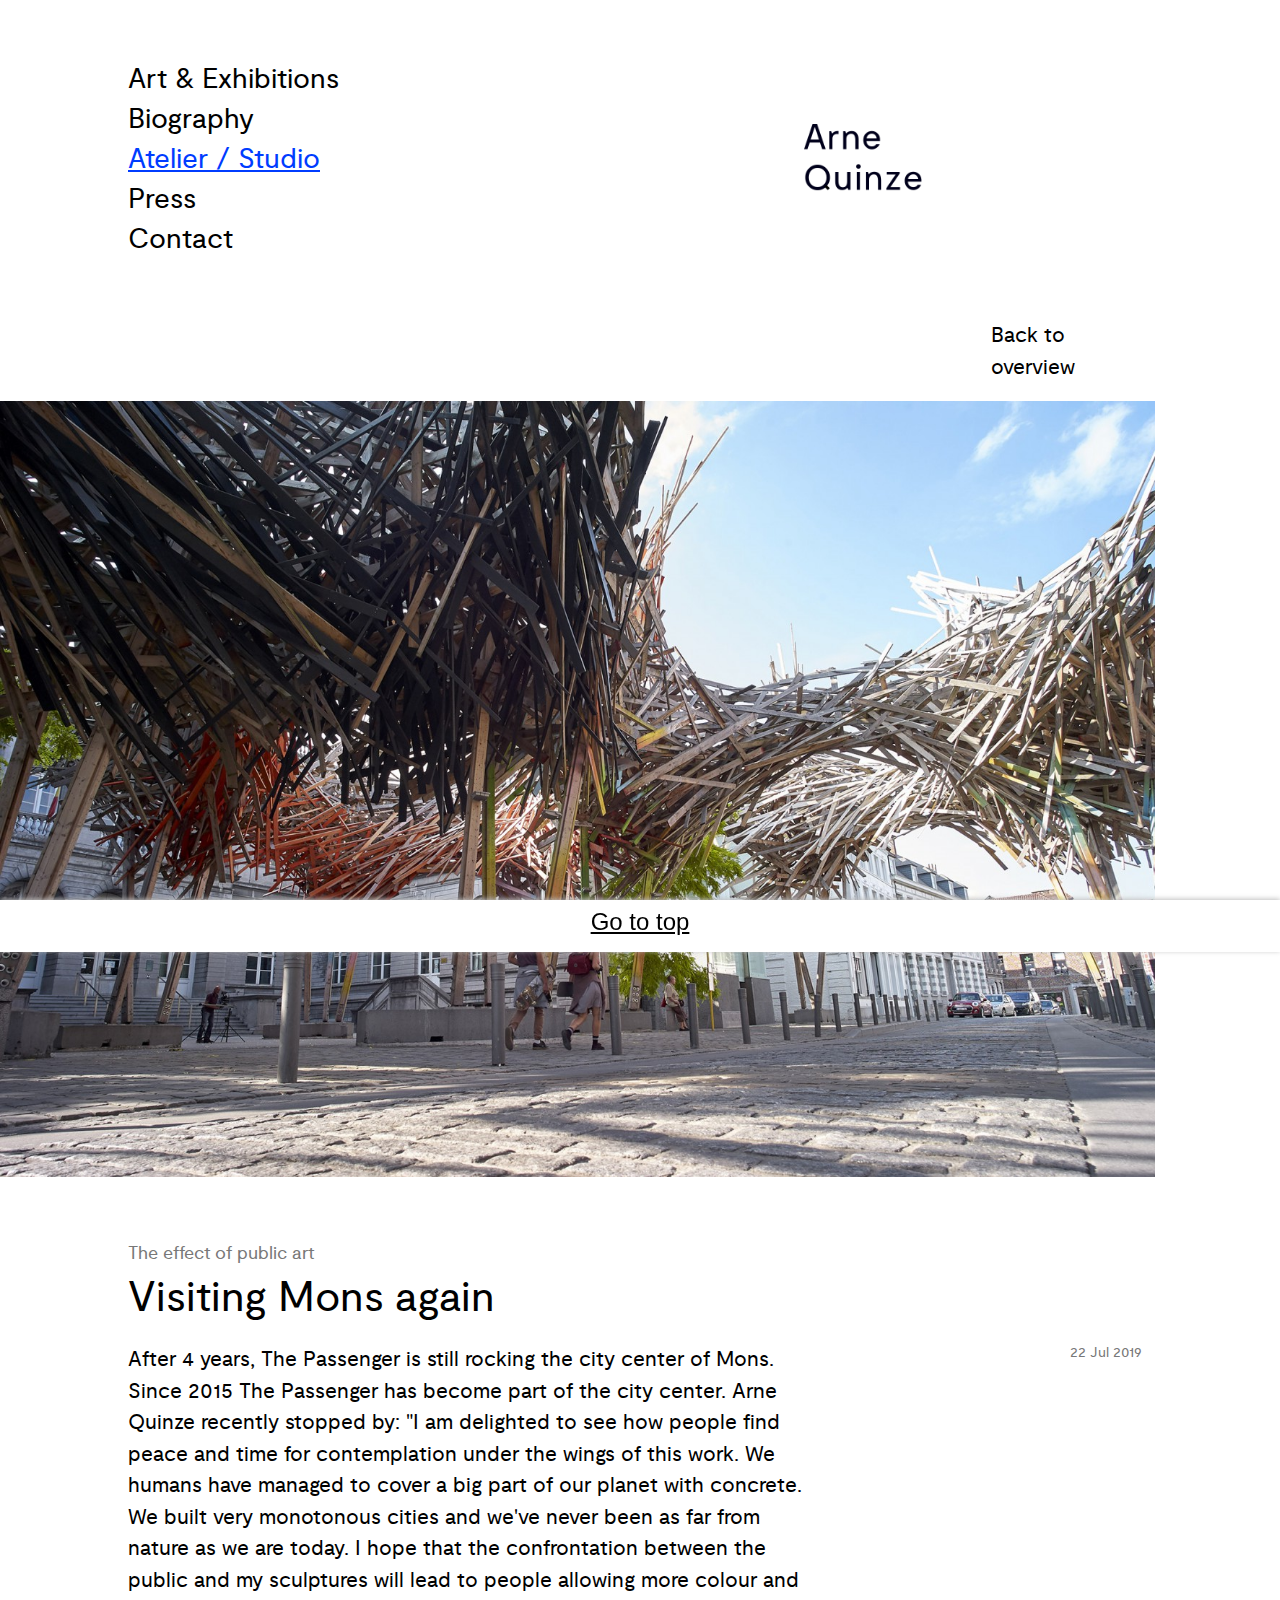
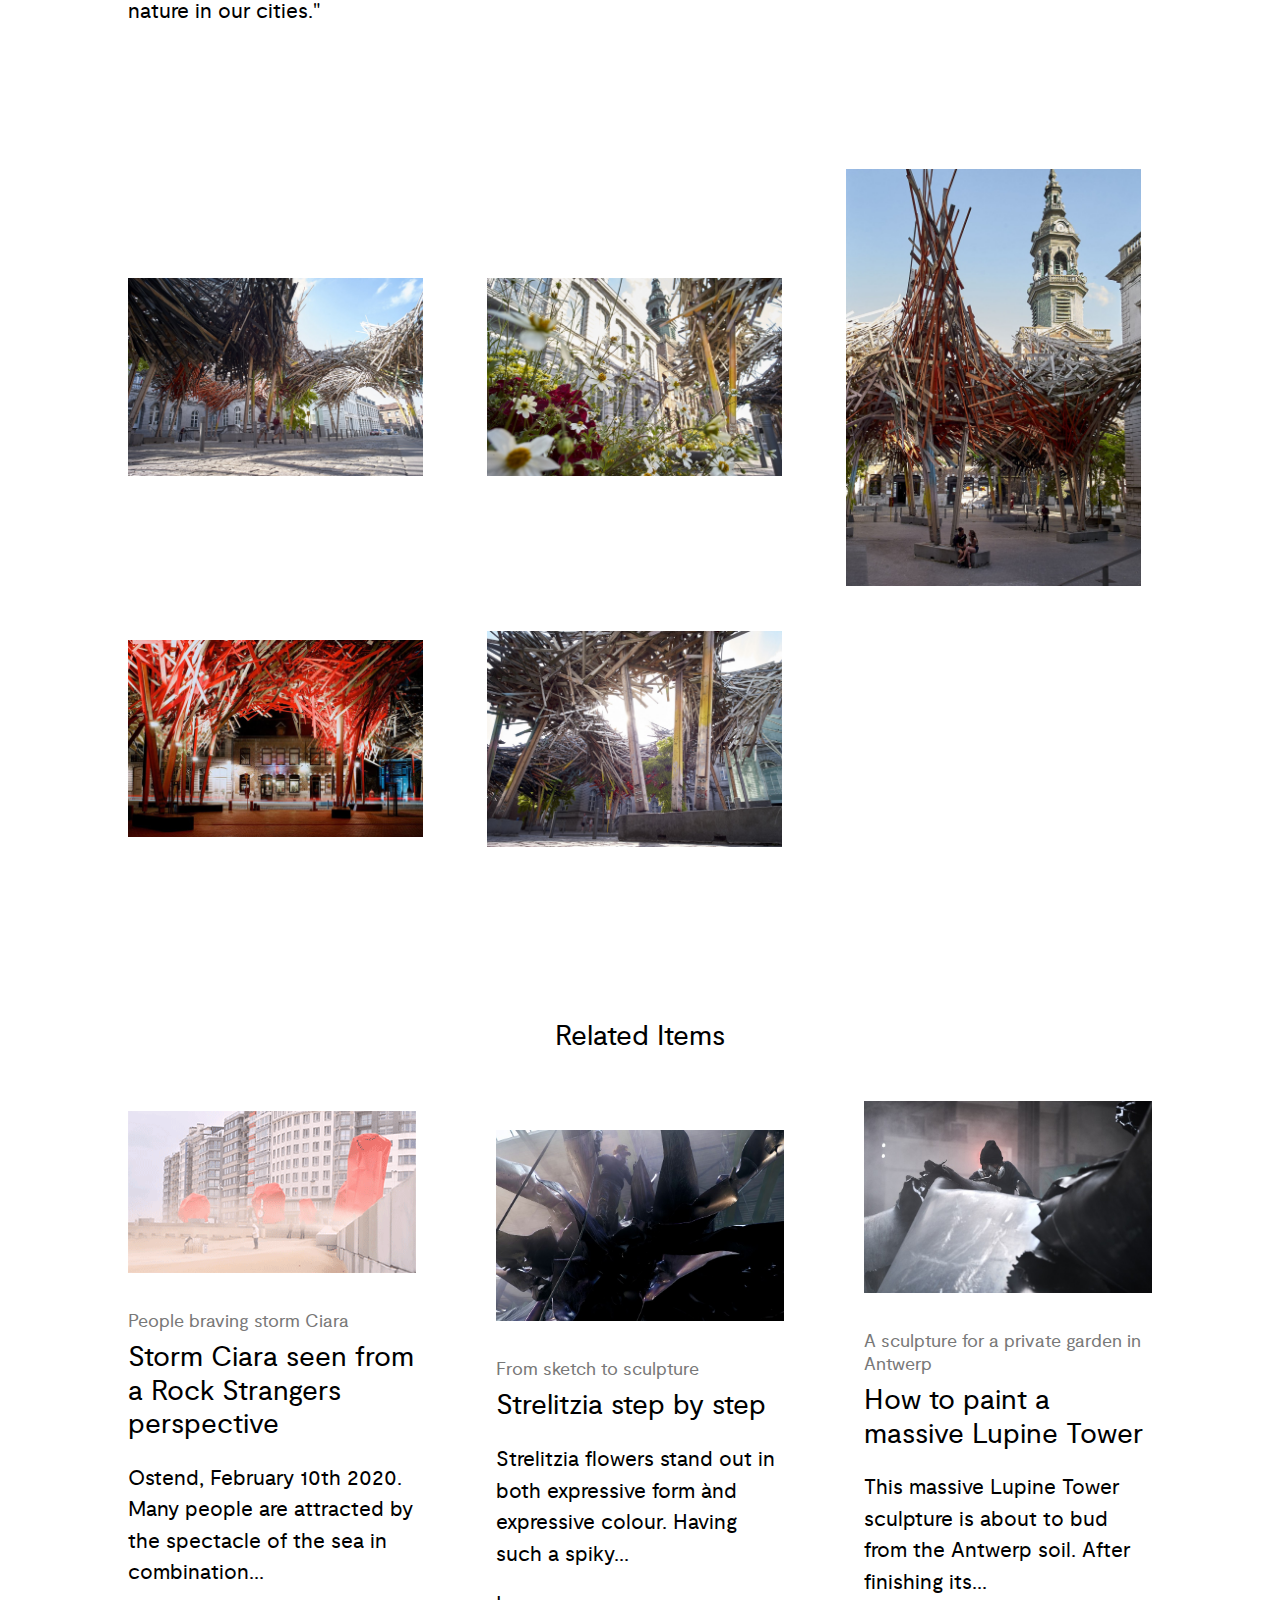
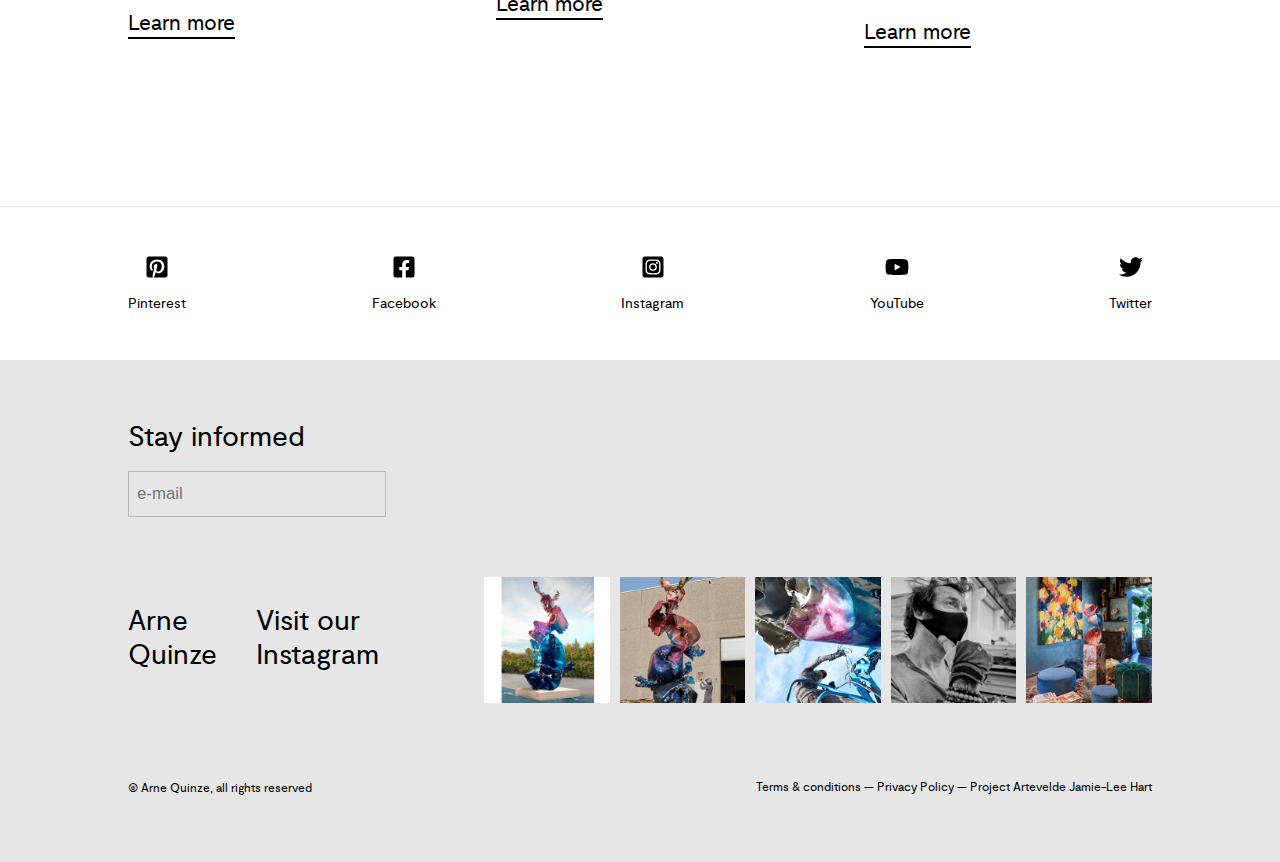
<file: atelier-studio/visiting-mons-again/index.html>
<!DOCTYPE html>
<html lang="en">
<head>
    <meta charset="UTF-8">
    <meta name="viewport" content="width=device-width, initial-scale=1.0">
    <title>Visiting Mons again</title>
    <base href="../../">

    <link rel="apple-touch-icon" sizes="180x180" href="visiting-mons-again/">
    <link rel="icon" type="image/png" sizes="32x32" href="static/favicon/favicon-32x32.png">
    <link rel="icon" type="image/png" sizes="16x16" href="static/favicon/favicon-16x16.png">
    <link rel="manifest" href="static/favicon/site.webmanifest">
    <link rel="mask-icon" href="static/favicon/safari-pinned-tab.svg" color="#5bbad5">
    <meta name="msapplication-TileColor" content="#00aba9">
    <meta name="theme-color" content="#ffffff">

    <link rel="stylesheet" href="static/css/fonts.css">
    <link rel="stylesheet" href="static/css/elements.css">
    <link rel="stylesheet" href="static/css/header.css">
    <link rel="stylesheet" href="static/css/detailpage_art_atelier.css">
    <link rel="stylesheet" href="static/css/flex-container_cards.css">
    <link rel="stylesheet" href="static/css/footer.css">
    <link rel="stylesheet" href="static/css/scroll_to_top.css">
</head>
<body>

    <header class="header h-layout">
        <ul class="nav">
            <li class="nav__list-item">
                <a href="art-and-exhibitions/index.html" class="nav__list-item__link">Art & Exhibitions</a>
            </li>
            <li class="nav__list-item">
                <a href="biography.html" class="nav__list-item__link">Biography</a>
            </li>
            <li class="nav__list-item">
                <a href="atelier-studio/index.html" class="nav__list-item__link nav__list-item__link--active">Atelier / Studio</a>
            </li>
            <li class="nav__list-item">
                <a href="press/index.html" class="nav__list-item__link">Press</a>
            </li>
            <li class="nav__list-item">
                <a href="contact.html" class="nav__list-item__link">Contact</a>
            </li>
        </ul>

        <div class="logo">
            <a href="index.html" class="logo__link">
                <img class="logo__img" src="static/media/logo.png" alt="Arne Quinze">
            </a>
        </div>

    </header>

    <main>
        <section class="detail__hero h-layout--left">
            <a class="detail__hero__link" href="atelier-studio/index.html">Back to overview</a>
            <div class="detail__hero__media-container">
                <img class="detail__hero__img" src="static/media/visiting-mons-again.jpg" alt="visiting mons again">
            </div>
        </section>

        <section class="detail__content h-layout">
            <div class="detail__content__text">
                <span>The effect of public art</span>
                <h1>Visiting Mons again</h1>
                <div class="flex-container__detail__content">
                    <p class="detail__content__paragraph">After 4 years, The Passenger is still rocking the city center of Mons. Since 2015 The Passenger has become part of the city center. Arne Quinze recently stopped by: "I am delighted to see how people find peace and time for contemplation under the wings of this work. We humans have managed to cover a big part of our planet with concrete. We built very monotonous cities and we've never been as far from nature as we are today. I hope that the confrontation between the public and my sculptures will lead to people allowing more colour and nature in our cities."</p>
                    <div class="detail__content__date">
                        <time>22 Jul 2019</time>
                    </div>
                </div>
            </div>
        </section>

        <section class="detail__gallery h-layout">
            <ul class="detail__gallery__flex">
                <li class="detail__gallery__list-item"><img class="detail__gallery__img" loading="lazy" src="static/media/gallery_visiting-mons-again_1.jpg" alt="visiting-mons-again_1"></li>
                <li class="detail__gallery__list-item"><img class="detail__gallery__img" loading="lazy" src="static/media/gallery_visiting-mons-again_2.jpg" alt="visiting-mons-again_2"></li>
                <li class="detail__gallery__list-item"><img class="detail__gallery__img" loading="lazy" src="static/media/gallery_visiting-mons-again_3.jpg" alt="visiting-mons-again_3"></li>
                <li class="detail__gallery__list-item"><img class="detail__gallery__img" loading="lazy" src="static/media/gallery_visiting-mons-again_4.jpg" alt="visiting-mons-again_4"></li>
                <li class="detail__gallery__list-item"><img class="detail__gallery__img" loading="lazy" src="static/media/gallery_visiting-mons-again_5.jpg" alt="visiting-mons-again_5"></li>
            </ul>
        </section>

        <section class="flex-container__cards h-layout">
           
            <h2 class="flex-container__cards__title--detail-atelier">Related Items</h2>
          
    
            <ul class="atelier__cards flex-container__cards__list">
                
                <li class="flex-container__cards__list-item">
                    <a href="atelier-studio/visiting-mons-again/index.html">
                        <img loading="lazy" class="flex-container__cards__img" src="static/media/related_1.gif" alt="People braving storm Ciara">
                    </a>
                    <span>People braving storm Ciara</span>
                    <h2>Storm Ciara seen from a Rock Strangers perspective</h2>
                    <p>Ostend, February 10th 2020. Many people are attracted by the spectacle of the sea in combination...</p>
                    <a class="flex-container__cards__list-item__link" href="atelier-studio/visiting-mons-again/index.html">Learn more</a>
                </li>
    
                <li class="flex-container__cards__list-item">
                    <a href="atelier-studio/visiting-mons-again/index.html">
                        <img loading="lazy" class="flex-container__cards__img" src="static/media/related_2.jpg" alt="Strelitzia step by step">
                    </a>
                    <span>From sketch to sculpture</span>
                    <h2>Strelitzia step by step</h2>
                    <p>Strelitzia flowers stand out in both expressive form ànd expressive colour. Having such a spiky...</p>
                    <a class="flex-container__cards__list-item__link" href="atelier-studio/visiting-mons-again/index.html">Learn more</a>
                </li>
    
                <li class="flex-container__cards__list-item">
                    <a href="atelier-studio/visiting-mons-again/index.html">
                        <img loading="lazy" class="flex-container__cards__img" src="static/media/related_3.jpg" alt="A sculpture for a private garden in Antwerp">
                    </a>
                    <span>A sculpture for a private garden in Antwerp</span>
                    <h2>How to paint a massive Lupine Tower</h2>
                    <p>This massive Lupine Tower sculpture is about to bud from the Antwerp soil. After finishing its...</p>
                    <a class="flex-container__cards__list-item__link" href="atelier-studio/visiting-mons-again/index.html">Learn more</a>
                </li>
                
            </ul>
        </section>
    </main>
    
    <footer class="footer">
        <div class="footer__socials">
            <ul class="footer__socials__list h-layout">
                <li class="footer__socials__list-item">
                    <a href="#" class="footer__socials__list__link">
                        <svg class="footer__socials__list__svg" aria-hidden="true" data-prefix="fab" data-icon="pinterest-square" class="svg-inline--fa fa-pinterest-square fa-w-14" xmlns="http://www.w3.org/2000/svg" viewBox="0 0 448 512"><path fill="currentColor" d="M448 80v352c0 26.5-21.5 48-48 48H154.4c9.8-16.4 22.4-40 27.4-59.3 3-11.5 15.3-58.4 15.3-58.4 8 15.3 31.4 28.2 56.3 28.2 74.1 0 127.4-68.1 127.4-152.7 0-81.1-66.2-141.8-151.4-141.8-106 0-162.2 71.1-162.2 148.6 0 36 19.2 80.8 49.8 95.1 4.7 2.2 7.1 1.2 8.2-3.3.8-3.4 5-20.1 6.8-27.8.6-2.5.3-4.6-1.7-7-10.1-12.3-18.3-34.9-18.3-56 0-54.2 41-106.6 110.9-106.6 60.3 0 102.6 41.1 102.6 99.9 0 66.4-33.5 112.4-77.2 112.4-24.1 0-42.1-19.9-36.4-44.4 6.9-29.2 20.3-60.7 20.3-81.8 0-53-75.5-45.7-75.5 25 0 21.7 7.3 36.5 7.3 36.5-31.4 132.8-36.1 134.5-29.6 192.6l2.2.8H48c-26.5 0-48-21.5-48-48V80c0-26.5 21.5-48 48-48h352c26.5 0 48 21.5 48 48z"/></svg>                    
                        <span>Pinterest</span>
                    </a>
                </li>

                <li class="footer__socials__list-item">
                    <a href="#" class="footer__socials__list__link">
                        <svg class="footer__socials__list__svg" aria-hidden="true" data-prefix="fab" data-icon="facebook-square" class="svg-inline--fa fa-facebook-square fa-w-14" xmlns="http://www.w3.org/2000/svg" viewBox="0 0 448 512"><path fill="currentColor" d="M400 32H48A48 48 0 000 80v352a48 48 0 0048 48h137.25V327.69h-63V256h63v-54.64c0-62.15 37-96.48 93.67-96.48 27.14 0 55.52 4.84 55.52 4.84v61h-31.27c-30.81 0-40.42 19.12-40.42 38.73V256h68.78l-11 71.69h-57.78V480H400a48 48 0 0048-48V80a48 48 0 00-48-48z"/></svg>                    
                        <span>Facebook</span>
                    </a>
                </li>

                <li class="footer__socials__list-item">
                    <a href="#" class="footer__socials__list__link">
                        <svg class="footer__socials__list__svg" aria-hidden="true" data-prefix="fab" data-icon="instagram-square" class="svg-inline--fa fa-instagram-square fa-w-14" xmlns="http://www.w3.org/2000/svg" viewBox="0 0 448 512"><path fill="currentColor" d="M224 202.66A53.34 53.34 0 10277.36 256 53.38 53.38 0 00224 202.66zm124.71-41a54 54 0 00-30.41-30.41c-21-8.29-71-6.43-94.3-6.43s-73.25-1.93-94.31 6.43a54 54 0 00-30.41 30.41c-8.28 21-6.43 71.05-6.43 94.33s-1.85 73.27 6.47 94.34a54 54 0 0030.41 30.41c21 8.29 71 6.43 94.31 6.43s73.24 1.93 94.3-6.43a54 54 0 0030.41-30.41c8.35-21 6.43-71.05 6.43-94.33s1.92-73.26-6.43-94.33zM224 338a82 82 0 1182-82 81.9 81.9 0 01-82 82zm85.38-148.3a19.14 19.14 0 1119.13-19.14 19.1 19.1 0 01-19.09 19.18zM400 32H48A48 48 0 000 80v352a48 48 0 0048 48h352a48 48 0 0048-48V80a48 48 0 00-48-48zm-17.12 290c-1.29 25.63-7.14 48.34-25.85 67s-41.4 24.63-67 25.85c-26.41 1.49-105.59 1.49-132 0-25.63-1.29-48.26-7.15-67-25.85s-24.63-41.42-25.85-67c-1.49-26.42-1.49-105.61 0-132 1.29-25.63 7.07-48.34 25.85-67s41.47-24.56 67-25.78c26.41-1.49 105.59-1.49 132 0 25.63 1.29 48.33 7.15 67 25.85s24.63 41.42 25.85 67.05c1.49 26.32 1.49 105.44 0 131.88z"/></svg>                    
                        <span>Instagram</span>
                    </a>
                </li>

                <li class="footer__socials__list-item">
                    <a href="#" class="footer__socials__list__link">
                        <svg class="footer__socials__list__svg" aria-hidden="true" data-prefix="fab" data-icon="youtube" class="svg-inline--fa fa-youtube fa-w-18" xmlns="http://www.w3.org/2000/svg" viewBox="0 0 576 512"><path fill="currentColor" d="M549.655 124.083c-6.281-23.65-24.787-42.276-48.284-48.597C458.781 64 288 64 288 64S117.22 64 74.629 75.486c-23.497 6.322-42.003 24.947-48.284 48.597-11.412 42.867-11.412 132.305-11.412 132.305s0 89.438 11.412 132.305c6.281 23.65 24.787 41.5 48.284 47.821C117.22 448 288 448 288 448s170.78 0 213.371-11.486c23.497-6.321 42.003-24.171 48.284-47.821 11.412-42.867 11.412-132.305 11.412-132.305s0-89.438-11.412-132.305zm-317.51 213.508V175.185l142.739 81.205-142.739 81.201z"/></svg>                    
                        <span>YouTube</span>
                    </a>
                </li>

                <li class="footer__socials__list-item">
                    <a href="#" class="footer__socials__list__link">
                        <svg class="footer__socials__list__svg" aria-hidden="true" data-prefix="fab" data-icon="twitter" class="svg-inline--fa fa-twitter fa-w-16" xmlns="http://www.w3.org/2000/svg" viewBox="0 0 512 512"><path fill="currentColor" d="M459.37 151.716c.325 4.548.325 9.097.325 13.645 0 138.72-105.583 298.558-298.558 298.558-59.452 0-114.68-17.219-161.137-47.106 8.447.974 16.568 1.299 25.34 1.299 49.055 0 94.213-16.568 130.274-44.832-46.132-.975-84.792-31.188-98.112-72.772 6.498.974 12.995 1.624 19.818 1.624 9.421 0 18.843-1.3 27.614-3.573-48.081-9.747-84.143-51.98-84.143-102.985v-1.299c13.969 7.797 30.214 12.67 47.431 13.319-28.264-18.843-46.781-51.005-46.781-87.391 0-19.492 5.197-37.36 14.294-52.954 51.655 63.675 129.3 105.258 216.365 109.807-1.624-7.797-2.599-15.918-2.599-24.04 0-57.828 46.782-104.934 104.934-104.934 30.213 0 57.502 12.67 76.67 33.137 23.715-4.548 46.456-13.32 66.599-25.34-7.798 24.366-24.366 44.833-46.132 57.827 21.117-2.273 41.584-8.122 60.426-16.243-14.292 20.791-32.161 39.308-52.628 54.253z"/></svg>                    
                        <span>Twitter</span>
                    </a>
                </li>
            </ul>
        </div>

        <div class="footer__container__bottom h-layout">
            <div class="footer__form">
                <form action="" method="get">
                    <label class="footer__form__label" for="email">Stay informed</label>
                    <div class="footer__form__flex">
                        <input class="footer__form__input" name="email" type="email" placeholder="e-mail" required pattern="/^[a-zA-Z0-9.!#$%&'*+/=?^_`{|}~-]+@[a-zA-Z0-9-]+(?:\.[a-zA-Z0-9-]+)*$/">
                        <button class="footer__form__button">Subscribe</button>
                    </div>
                    
                </form>      
            </div>

            <div class="footer__instagram">
                <div class="footer__instagram__title">
                    <h2 class="footer__instagram__link__text">Arne Quinze</h2>
                    <a class="footer__instagram__link__text" href="https://www.instagram.com/arnequinze/">Visit our Instagram</a>
                </div>
                <div class="footer__instagram__pics">
                    <ul class="footer__instagram__pics__list">
                        <li class="footer__instagram__pics__list-item">
                            <a target="_blank" href="https://www.instagram.com/p/CFcoMeWnjPU/" class="footer__instagram__link__pics__link">
                                <img loading="lazy" class="footer__instagram__link__pics__link-img" src="static/media/footer_instagram_1.jpg" alt="arne quinze instagram">
                            </a>
                        </li>

                        <li class="footer__instagram__pics__list-item">
                            <a target="_blank" href="https://www.instagram.com/p/CFcB1tzHKXS/" class="footer__instagram__link__pics__link">
                                <img loading="lazy" class="footer__instagram__link__pics__link-img" src="static/media/footer_instagram_2.jpg" alt="arne quinze instagram">
                            </a>
                        </li>

                        <li class="footer__instagram__pics__list-item">
                            <a target="_blank" href="https://www.instagram.com/p/CFaSKHQBBou/" class="footer__instagram__link__pics__link">
                                <img loading="lazy" class="footer__instagram__link__pics__link-img" src="static/media/footer_instagram_3.jpg" alt="arne quinze instagram">
                            </a>
                        </li>

                        <li class="footer__instagram__pics__list-item">
                            <a target="_blank" href="https://www.instagram.com/p/CFUzkLKHKHb/" class="footer__instagram__link__pics__link">
                                <img loading="lazy" class="footer__instagram__link__pics__link-img" src="static/media/footer_instagram_4.jpg" alt="arne quinze instagram">
                            </a>
                        </li>

                        <li class="footer__instagram__pics__list-item">
                            <a target="_blank" href="https://www.instagram.com/p/CFSJvo_nTa-/" class="footer__instagram__link__pics__link">
                                <img loading="lazy" class="footer__instagram__link__pics__link-img" src="static/media/footer_instagram_5.jpg" alt="arne quinze instagram">
                            </a>
                        </li>
                    </ul>
                </div>
            </div>

            <div class="footer__bottom__rights-reserved">
                <p class="footer__bottom__rights_reserved--text">© Arne Quinze, all rights reserved</p>
                <div class="footer__bottom__rights_reserved--links">
                    <a href="https://www.arnequinze.com/terms-and-conditions">Terms & conditions</a>
                    <a href="https://www.arnequinze.com/privacy-policy">Privacy Policy</a>
                    <a href="#">Project Artevelde Jamie-Lee Hart</a>
                </div>
            </div>
        </div>

    </footer>

    <button class="btn__to-top">
        Go to top
    </button>

    <script src="static/js/scroll_to_top.js"></script>
</body>
</html>
</file>
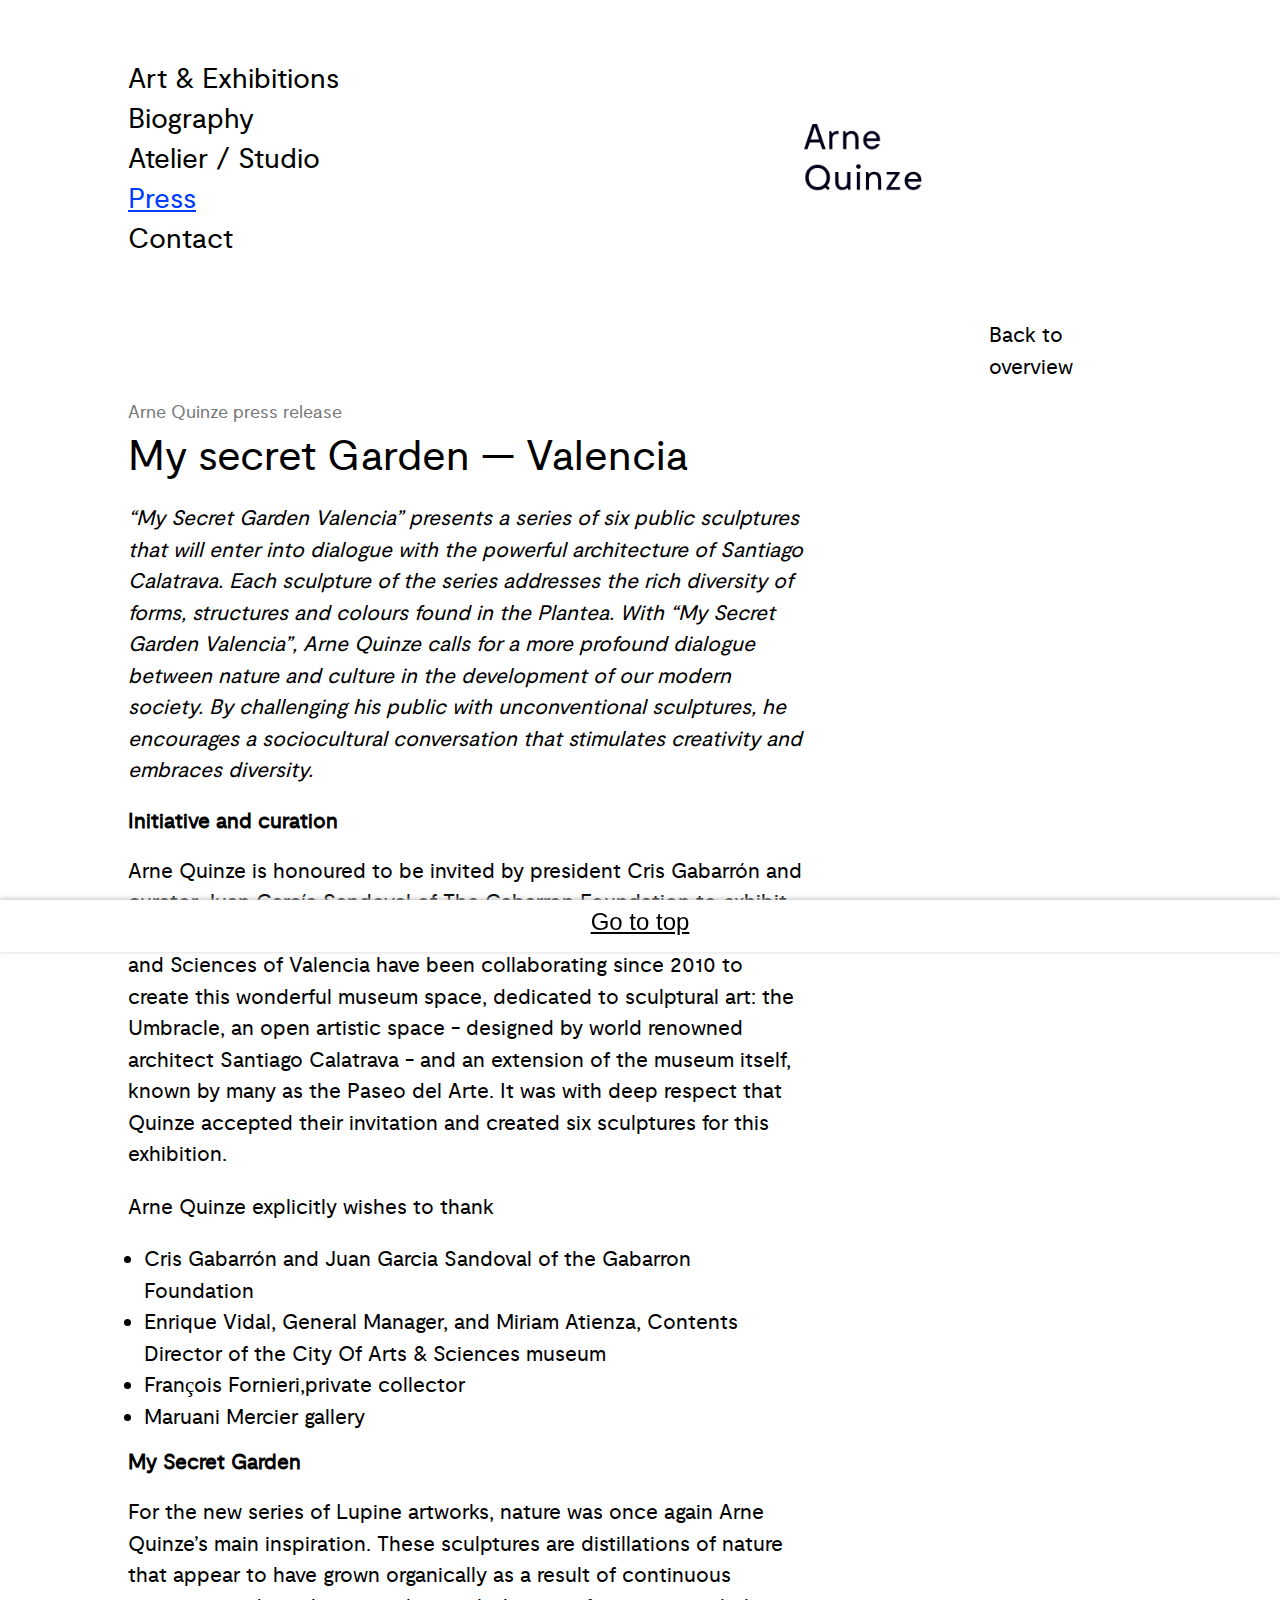
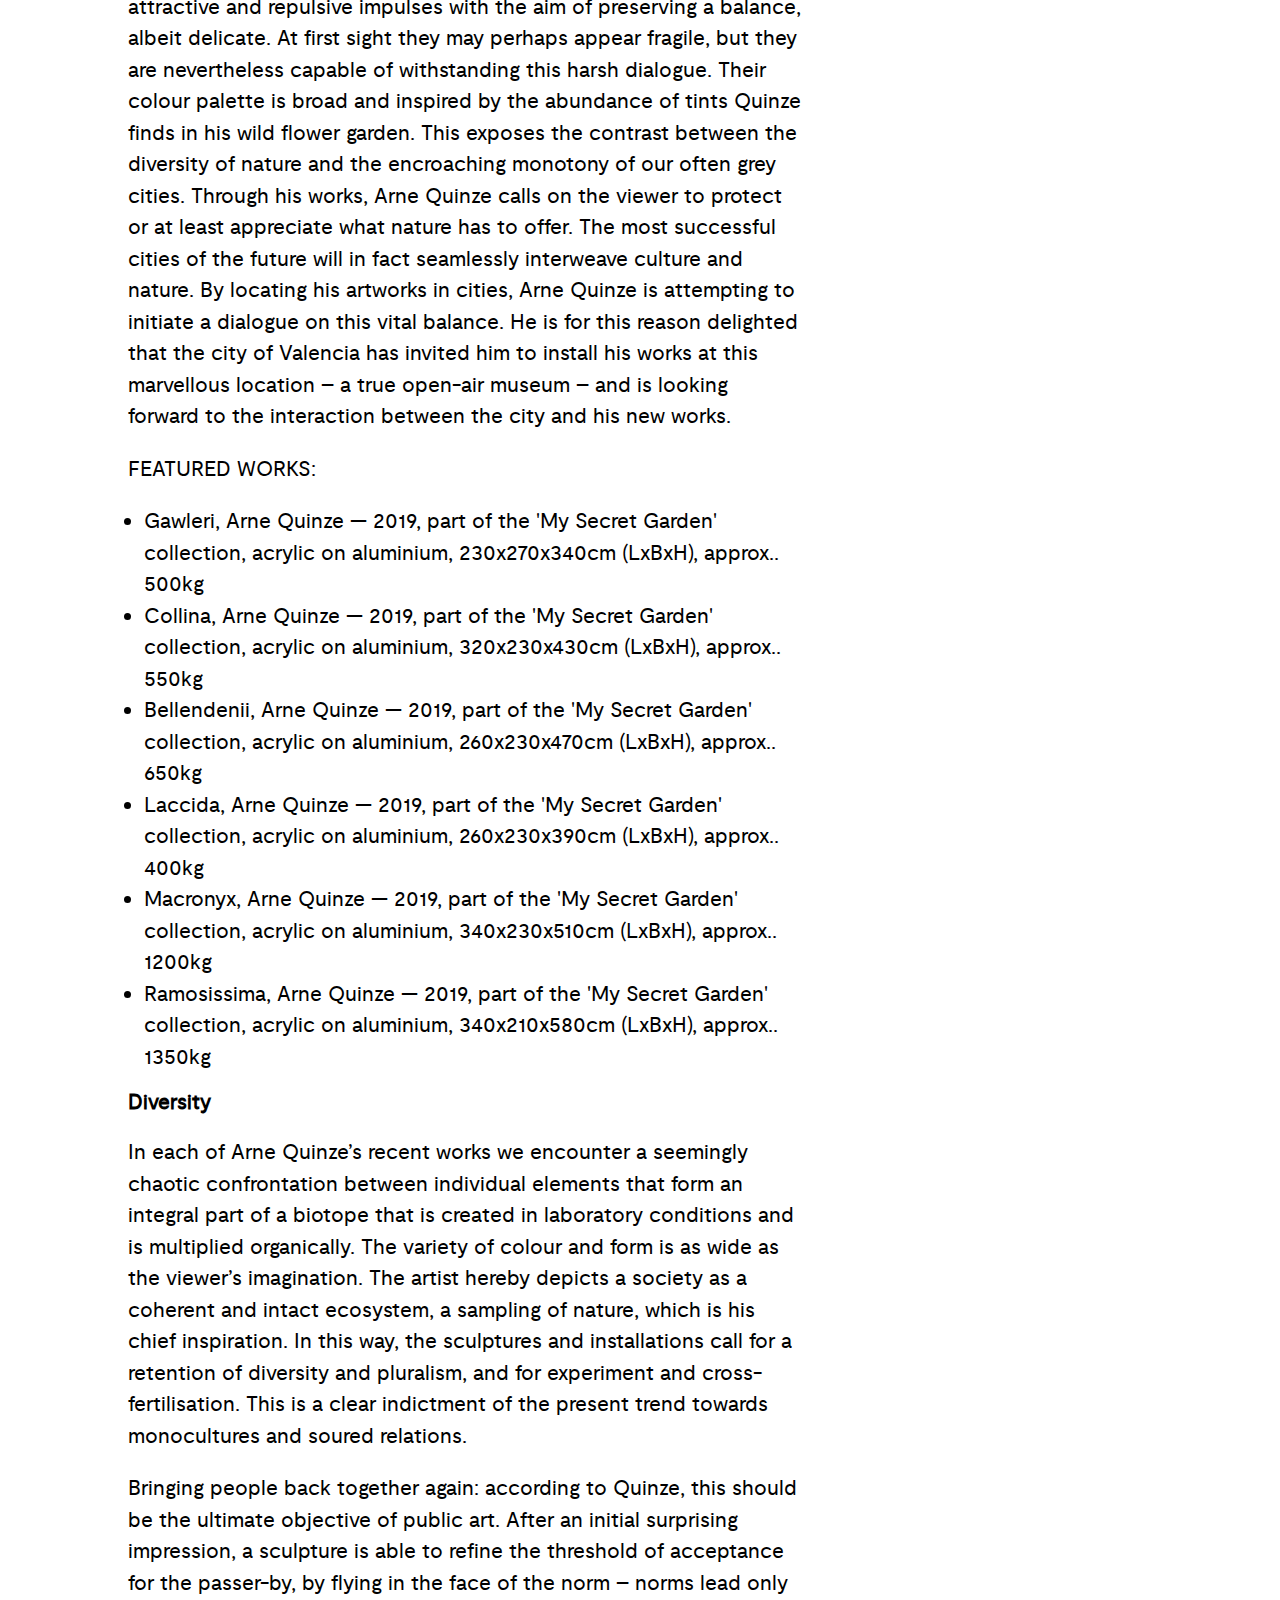
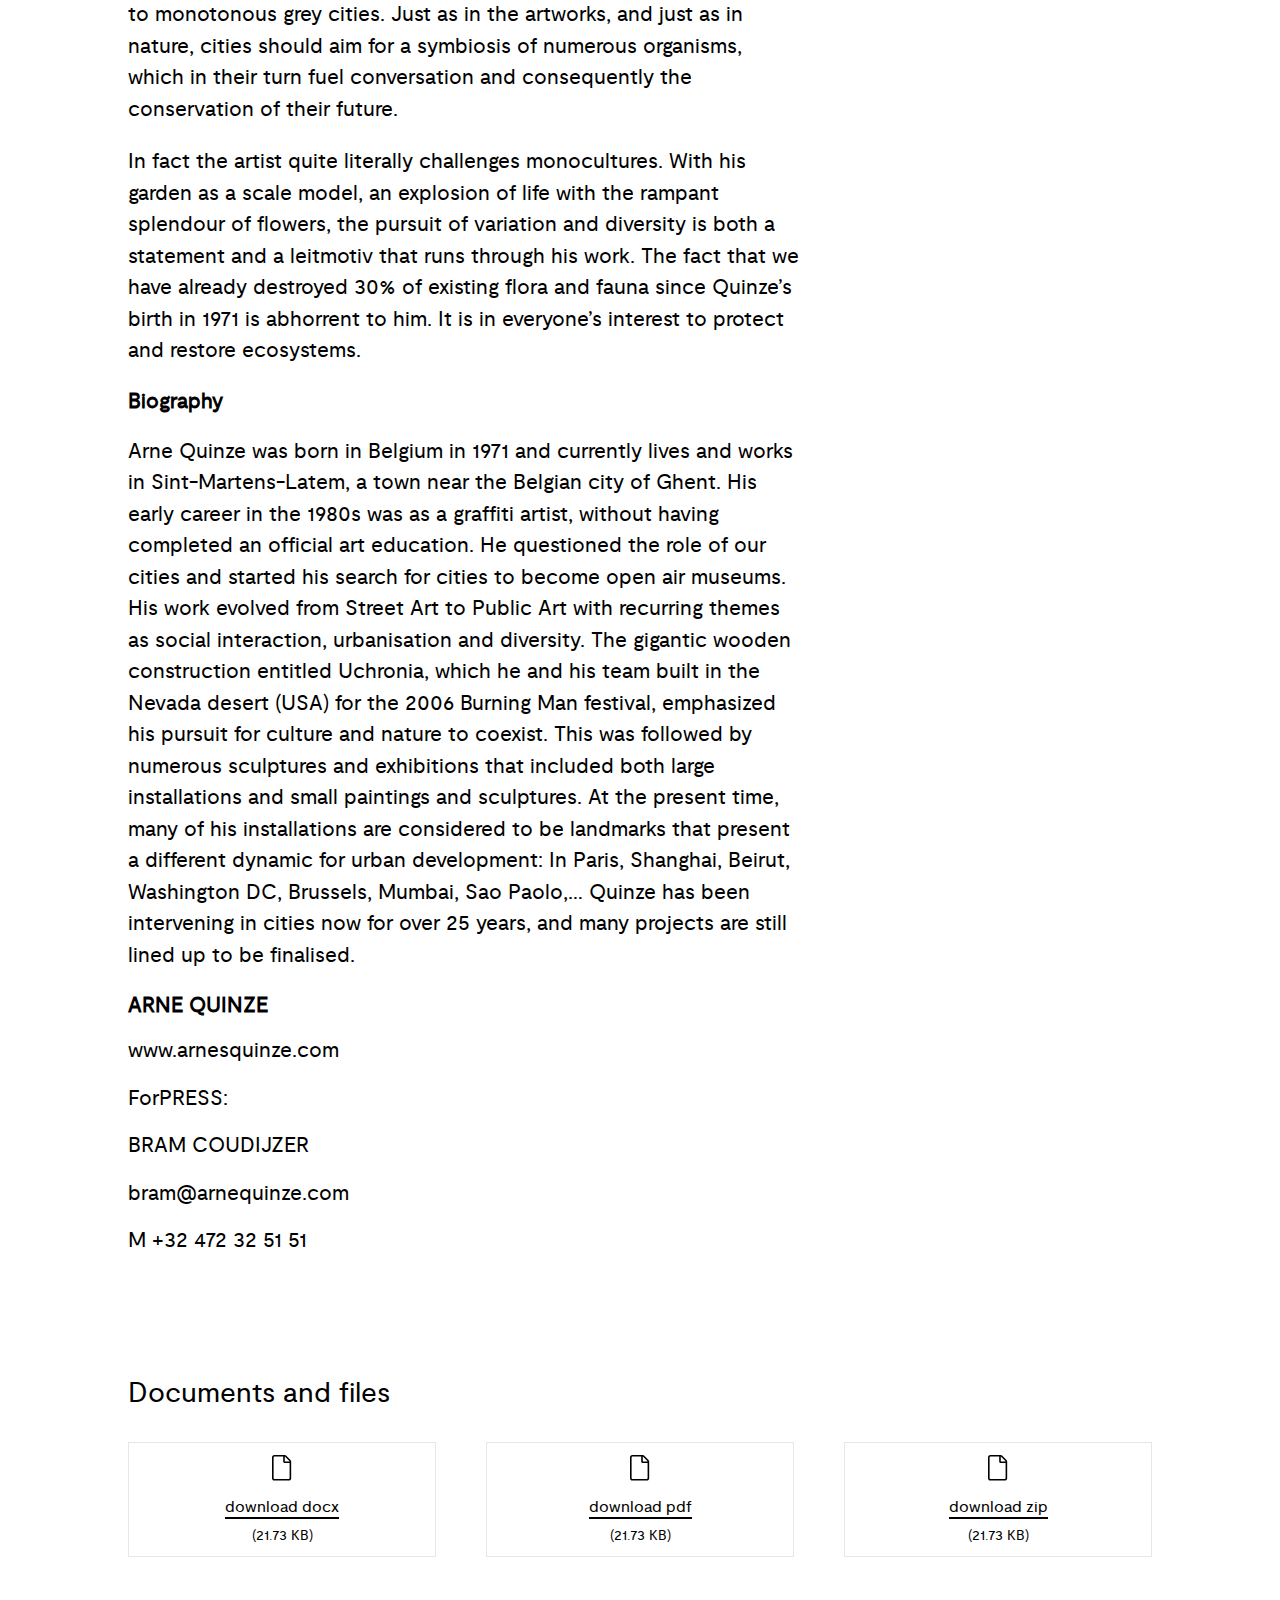
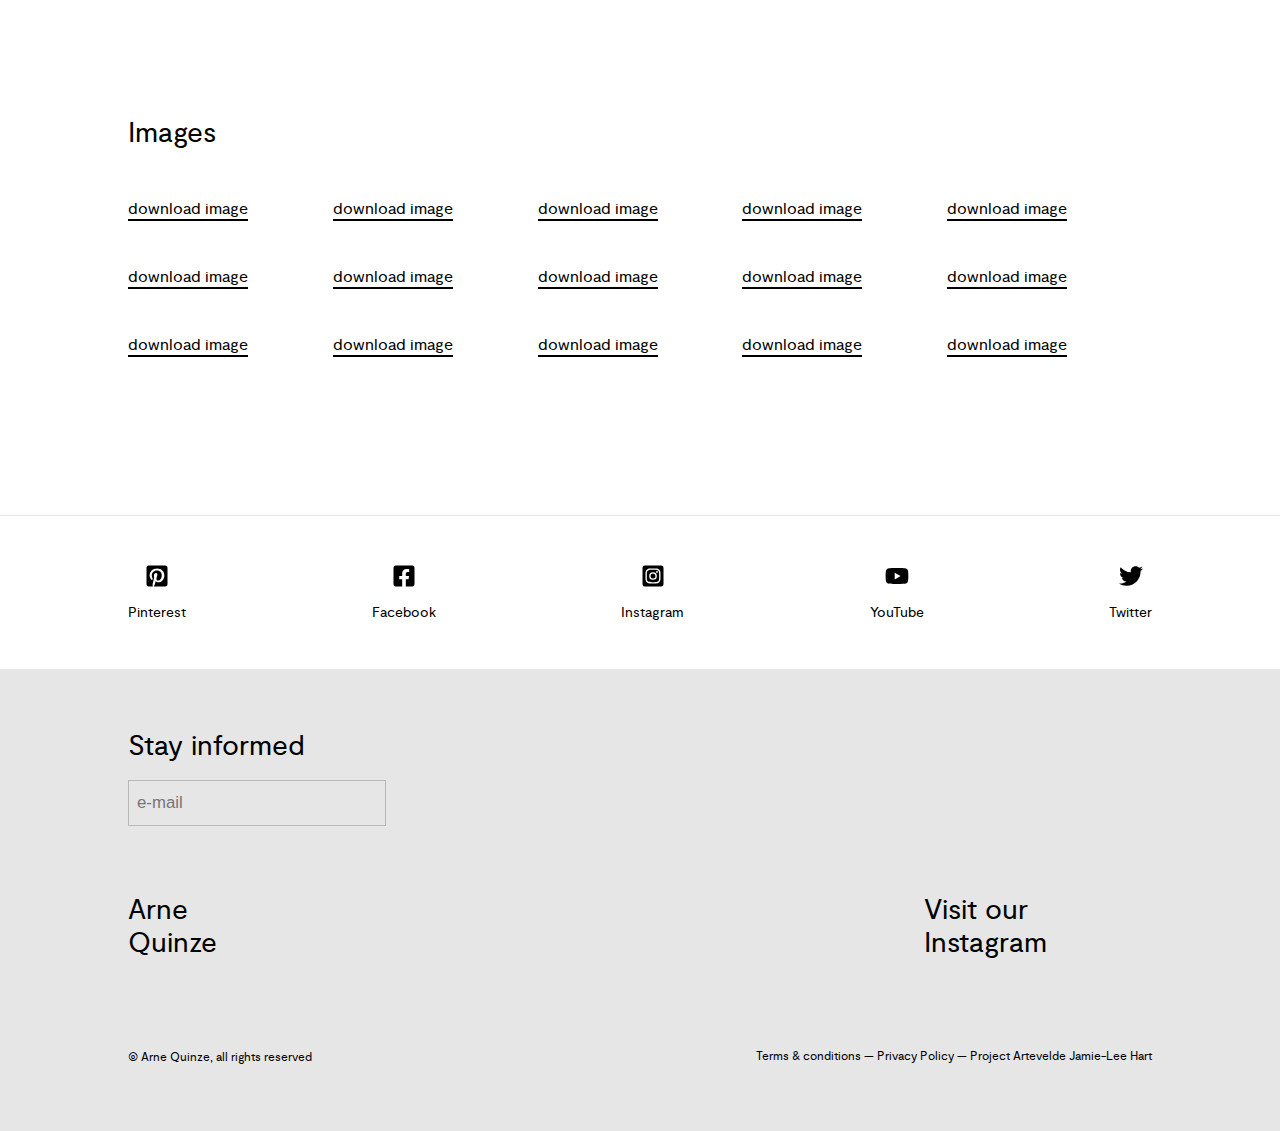
<file: press/my-secret-garden-valencia/index.html>
<!DOCTYPE html>
<html lang="en">
<head>
    <meta charset="UTF-8">
    <meta name="viewport" content="width=device-width, initial-scale=1.0">
    <title>My secret garden Valencia</title>
    <base href="../../">

    <link rel="apple-touch-icon" sizes="180x180" href="visiting-mons-again/">
    <link rel="icon" type="image/png" sizes="32x32" href="static/favicon/favicon-32x32.png">
    <link rel="icon" type="image/png" sizes="16x16" href="static/favicon/favicon-16x16.png">
    <link rel="manifest" href="static/favicon/site.webmanifest">
    <link rel="mask-icon" href="static/favicon/safari-pinned-tab.svg" color="#5bbad5">
    <meta name="msapplication-TileColor" content="#00aba9">
    <meta name="theme-color" content="#ffffff">

    <link rel="stylesheet" href="static/css/fonts.css">
    <link rel="stylesheet" href="static/css/elements.css">
    <link rel="stylesheet" href="static/css/header.css">
    <link rel="stylesheet" href="static/css/detail_art-and-exhibitions.css">
    <link rel="stylesheet" href="static/css/footer.css">
    <link rel="stylesheet" href="static/css/scroll_to_top.css">
</head>
<body>

    <header class="header h-layout">
        <ul class="nav">
            <li class="nav__list-item">
                <a href="art-and-exhibitions/index.html" class="nav__list-item__link">Art & Exhibitions</a>
            </li>
            <li class="nav__list-item">
                <a href="biography.html" class="nav__list-item__link">Biography</a>
            </li>
            <li class="nav__list-item">
                <a href="atelier-studio/index.html" class="nav__list-item__link">Atelier / Studio</a>
            </li>
            <li class="nav__list-item">
                <a href="press/index.html" class="nav__list-item__link nav__list-item__link--active">Press</a>
            </li>
            <li class="nav__list-item">
                <a href="contact.html" class="nav__list-item__link">Contact</a>
            </li>
        </ul>

        <div class="logo">
            <a href="index.html" class="logo__link">
                <img class="logo__img" src="static/media/logo.png" alt="Arne Quinze">
            </a>
        </div>

    </header>

    <main>
        <section class="detail__art__content h-layout">
            <a class="detail__art__link" href="press/index.html">Back to overview</a>
            
            <div class="detail__art__text">
                <span>Arne Quinze press release</span>
            <h1>My secret Garden — Valencia</h1>
            <p><em>“My Secret Garden Valencia” presents a series of six public sculptures that will enter into dialogue with the powerful architecture of Santiago Calatrava. Each sculpture of the series addresses the rich diversity of forms, structures and colours found in the Plantea. With “My Secret Garden Valencia”, Arne Quinze calls for a more profound dialogue between nature and culture in the development of our modern society. By challenging his public with unconventional sculptures, he encourages a sociocultural conversation that stimulates creativity and embraces diversity.</em></p>
        
            <h3>Initiative and curation</h3>
            <p>Arne Quinze is honoured to be invited by president Cris Gabarrón and curator Juan García Sandoval of The Gabarron Foundation to exhibit his work in Valencia. The Gabarron Foundation and the City of Arts and Sciences of Valencia have been collaborating since 2010 to create this wonderful museum space, dedicated to sculptural art: the Umbracle, an open artistic space - designed by world renowned architect Santiago Calatrava - and an extension of the museum itself, known by many as the Paseo del Arte. It was with deep respect that Quinze accepted their invitation and created six sculptures for this exhibition.</p>
        
            <P>Arne Quinze explicitly wishes to thank</P>

            <ul class="detail__art__list">
                <li class="detail__art__list-item">Cris Gabarrón and Juan Garcia Sandoval of the Gabarron Foundation</li>
                <li class="detail__art__list-item">Enrique Vidal, General Manager, and Miriam Atienza, Contents Director of the City Of Arts & Sciences museum</li>
                <li class="detail__art__list-item">François Fornieri,private collector</li>
                <li class="detail__art__list-item">Maruani Mercier gallery</li>
            </ul>

            <h3>My Secret Garden</h3>
            <p>For the new series of Lupine artworks, nature was once again Arne Quinze’s main inspiration. These sculptures are distillations of nature that appear to have grown organically as a result of continuous attractive and repulsive impulses with the aim of preserving a balance, albeit delicate. At first sight they may perhaps appear fragile, but they are nevertheless capable of withstanding this harsh dialogue. Their colour palette is broad and inspired by the abundance of tints Quinze finds in his wild flower garden. This exposes the contrast between the diversity of nature and the encroaching monotony of our often grey cities. Through his works, Arne Quinze calls on the viewer to protect or at least appreciate what nature has to offer. The most successful cities of the future will in fact seamlessly interweave culture and nature. By locating his artworks in cities, Arne Quinze is attempting to initiate a dialogue on this vital balance. He is for this reason delighted that the city of Valencia has invited him to install his works at this marvellous location – a true open-air museum – and is looking forward to the interaction between the city and his new works.</p>

            <p class="item__upercase">featured works:</p>
            <ul class="detail__art__list">
                <li class="detail__art__list-item">Gawleri, Arne Quinze — 2019, part of the 'My Secret Garden' collection, acrylic on aluminium, 230x270x340cm (LxBxH), approx.. 500kg</li>
                <li class="detail__art__list-item">Collina, Arne Quinze — 2019, part of the 'My Secret Garden' collection, acrylic on aluminium, 320x230x430cm (LxBxH), approx.. 550kg</li>
                <li class="detail__art__list-item">Bellendenii, Arne Quinze — 2019, part of the 'My Secret Garden' collection, acrylic on aluminium, 260x230x470cm (LxBxH), approx.. 650kg</li>
                <li class="detail__art__list-item">Laccida, Arne Quinze — 2019, part of the 'My Secret Garden' collection, acrylic on aluminium, 260x230x390cm (LxBxH), approx.. 400kg</li>
                <li class="detail__art__list-item">Macronyx, Arne Quinze — 2019, part of the 'My Secret Garden' collection, acrylic on aluminium, 340x230x510cm (LxBxH), approx.. 1200kg</li>
                <li class="detail__art__list-item">Ramosissima, Arne Quinze — 2019, part of the 'My Secret Garden' collection, acrylic on aluminium, 340x210x580cm (LxBxH), approx.. 1350kg</li>
            </ul>
        
            <h3>Diversity</h3>
            <p>In each of Arne Quinze’s recent works we encounter a seemingly chaotic confrontation between individual elements that form an integral part of a biotope that is created in laboratory conditions and is multiplied organically. The variety of colour and form is as wide as the viewer’s imagination. The artist hereby depicts a society as a coherent and intact ecosystem, a sampling of nature, which is his chief inspiration. In this way, the sculptures and installations call for a retention of diversity and pluralism, and for experiment and cross-fertilisation. This is a clear indictment of the present trend towards monocultures and soured relations.</p>

            <p>Bringing people back together again: according to Quinze, this should be the ultimate objective of public art. After an initial surprising impression, a sculpture is able to refine the threshold of acceptance for the passer-by, by flying in the face of the norm – norms lead only to monotonous grey cities. Just as in the artworks, and just as in nature, cities should aim for a symbiosis of numerous organisms, which in their turn fuel conversation and consequently the conservation of their future.</p>
            
            <p>In fact the artist quite literally challenges monocultures. With his garden as a scale model, an explosion of life with the rampant splendour of flowers, the pursuit of variation and diversity is both a statement and a leitmotiv that runs through his work. The fact that we have already destroyed 30% of existing flora and fauna since Quinze’s birth in 1971 is abhorrent to him. It is in everyone’s interest to protect and restore ecosystems.</p>
        
            <h3>Biography</h3>
            <p>Arne Quinze was born in Belgium in 1971 and currently lives and works in Sint-Martens-Latem, a town near the Belgian city of Ghent. His early career in the 1980s was as a graffiti artist, without having completed an official art education. He questioned the role of our cities and started his search for cities to become open air museums. His work evolved from Street Art to Public Art with recurring themes as social interaction, urbanisation and diversity. The gigantic wooden construction entitled Uchronia, which he and his team built in the Nevada desert (USA) for the 2006 Burning Man festival, emphasized his pursuit for culture and nature to coexist. This was followed by numerous sculptures and exhibitions that included both large installations and small paintings and sculptures. At the present time, many of his installations are considered to be landmarks that present a different dynamic for urban development: In Paris, Shanghai, Beirut, Washington DC, Brussels, Mumbai, Sao Paolo,… Quinze has been intervening in cities now for over 25 years, and many projects are still lined up to be finalised.</p>
        
            <h3 class="item__upercase">arne quinze</h3>
            <ul>
                <li class="detail__art__list-item--gegevens"><a class="detail__art__list-item__link" href="index.html">www.arnesquinze.com</a></li>
                <li class="detail__art__list-item--gegevens">ForPRESS:</li>
                <li class="detail__art__list-item--gegevens item__upercase">bram coudijzer</li>
                <li class="detail__art__list-item--gegevens"><a class="detail__art__list-item__link" href="mailto:bram@arnequinze.com">bram@arnequinze.com</a></li>
                <li class="detail__art__list-item--gegevens">M +32 472 32 51 51</li>
            </ul>
            </div>
        </section>

        <section class="downloads h-layout">
            <div class="downloads__title">
                <h2>Documents and files</h2>
            </div>

            <div class="downloads__cards">
                <ul class="downloads__cards__list">
                    <li class="downloads__cards__list-item">
                        <svg class="downloads__cards__svg" aria-hidden="true" focusable="false" data-prefix="fal" data-icon="file" role="img" xmlns="http://www.w3.org/2000/svg" viewBox="0 0 384 512" class="svg-inline--fa fa-file fa-w-12 fa-fw fa-2x"><path fill="currentColor" d="M369.9 97.9L286 14C277 5 264.8-.1 252.1-.1H48C21.5 0 0 21.5 0 48v416c0 26.5 21.5 48 48 48h288c26.5 0 48-21.5 48-48V131.9c0-12.7-5.1-25-14.1-34zm-22.6 22.7c2.1 2.1 3.5 4.6 4.2 7.4H256V32.5c2.8.7 5.3 2.1 7.4 4.2l83.9 83.9zM336 480H48c-8.8 0-16-7.2-16-16V48c0-8.8 7.2-16 16-16h176v104c0 13.3 10.7 24 24 24h104v304c0 8.8-7.2 16-16 16z" class=""></path></svg>
                        <a href="#" class="downloads__cards__link">download docx</a>
                        <span class="download__cards__span">(21.73 KB)</span>
                    </li>
                    <li class="downloads__cards__list-item">
                        <svg class="downloads__cards__svg" aria-hidden="true" focusable="false" data-prefix="fal" data-icon="file" role="img" xmlns="http://www.w3.org/2000/svg" viewBox="0 0 384 512" class="svg-inline--fa fa-file fa-w-12 fa-fw fa-2x"><path fill="currentColor" d="M369.9 97.9L286 14C277 5 264.8-.1 252.1-.1H48C21.5 0 0 21.5 0 48v416c0 26.5 21.5 48 48 48h288c26.5 0 48-21.5 48-48V131.9c0-12.7-5.1-25-14.1-34zm-22.6 22.7c2.1 2.1 3.5 4.6 4.2 7.4H256V32.5c2.8.7 5.3 2.1 7.4 4.2l83.9 83.9zM336 480H48c-8.8 0-16-7.2-16-16V48c0-8.8 7.2-16 16-16h176v104c0 13.3 10.7 24 24 24h104v304c0 8.8-7.2 16-16 16z" class=""></path></svg>
                        <a href="#" class="downloads__cards__link">download pdf</a>
                        <span class="download__cards__span">(21.73 KB)</span>
                    </li>
                    <li class="downloads__cards__list-item">
                        <svg class="downloads__cards__svg" aria-hidden="true" focusable="false" data-prefix="fal" data-icon="file" role="img" xmlns="http://www.w3.org/2000/svg" viewBox="0 0 384 512" class="svg-inline--fa fa-file fa-w-12 fa-fw fa-2x"><path fill="currentColor" d="M369.9 97.9L286 14C277 5 264.8-.1 252.1-.1H48C21.5 0 0 21.5 0 48v416c0 26.5 21.5 48 48 48h288c26.5 0 48-21.5 48-48V131.9c0-12.7-5.1-25-14.1-34zm-22.6 22.7c2.1 2.1 3.5 4.6 4.2 7.4H256V32.5c2.8.7 5.3 2.1 7.4 4.2l83.9 83.9zM336 480H48c-8.8 0-16-7.2-16-16V48c0-8.8 7.2-16 16-16h176v104c0 13.3 10.7 24 24 24h104v304c0 8.8-7.2 16-16 16z" class=""></path></svg>
                        <a href="#" class="downloads__cards__link">download zip</a>
                        <span class="download__cards__span">(21.73 KB)</span>
                    </li>
                </ul>
            </div>
        </section>

        <section class="images h-layout">
            <div class="images__title">
                <h2>Images</h2>
            </div>

            <div class="images__cards">
                <ul class="images__cards__list">
                    <li class="images__cards__list-item">
                        <img class="images__cards__img" loading="lazy" src="static/media/press_images_1.jpg" alt="press image 1">
                        <div class="images__cards__link__container">
                            <a class="images__cards__link" href="#">download image</a>
                        </div>
                    </li>
                    <li class="images__cards__list-item">
                        <img class="images__cards__img" loading="lazy" src="static/media/press_images_2.jpg" alt="press image 1">
                        <div class="images__cards__link__container">
                            <a class="images__cards__link" href="#">download image</a>
                        </div>
                    </li>
                    <li class="images__cards__list-item">
                        <img class="images__cards__img" loading="lazy" src="static/media/press_images_3.jpg" alt="press image 1">
                        <div class="images__cards__link__container">
                            <a class="images__cards__link" href="#">download image</a>
                        </div>
                    </li>
                    <li class="images__cards__list-item">
                        <img class="images__cards__img" loading="lazy" src="static/media/press_images_4.jpg" alt="press image 1">
                        <div class="images__cards__link__container">
                            <a class="images__cards__link" href="#">download image</a>
                        </div>
                    </li>
                    <li class="images__cards__list-item">
                        <img class="images__cards__img" loading="lazy" src="static/media/press_images_5.jpg" alt="press image 1">
                        <div class="images__cards__link__container">
                            <a class="images__cards__link" href="#">download image</a>
                        </div>
                    </li>
                    <li class="images__cards__list-item">
                        <img class="images__cards__img" loading="lazy" src="static/media/press_images_6.jpg" alt="press image 1">
                        <div class="images__cards__link__container">
                            <a class="images__cards__link" href="#">download image</a>
                        </div>
                    </li>
                    <li class="images__cards__list-item">
                        <img class="images__cards__img" loading="lazy" src="static/media/press_images_7.jpg" alt="press image 1">
                        <div class="images__cards__link__container">
                            <a class="images__cards__link" href="#">download image</a>
                        </div>
                    </li>
                    <li class="images__cards__list-item">
                        <img class="images__cards__img" loading="lazy" src="static/media/press_images_8.jpg" alt="press image 1">
                        <div class="images__cards__link__container">
                            <a class="images__cards__link" href="#">download image</a>
                        </div>
                    </li>
                    <li class="images__cards__list-item">
                        <img class="images__cards__img" loading="lazy" src="static/media/press_images_9.jpg" alt="press image 1">
                        <div class="images__cards__link__container">
                            <a class="images__cards__link" href="#">download image</a>
                        </div>
                    </li>
                    <li class="images__cards__list-item">
                        <img class="images__cards__img" loading="lazy" src="static/media/press_images_10.jpg" alt="press image 1">
                        <div class="images__cards__link__container">
                            <a class="images__cards__link" href="#">download image</a>
                        </div>
                    </li>
                    <li class="images__cards__list-item">
                        <img class="images__cards__img" loading="lazy" src="static/media/press_images_11.jpg" alt="press image 1">
                        <div class="images__cards__link__container">
                            <a class="images__cards__link" href="#">download image</a>
                        </div>
                    </li>
                    <li class="images__cards__list-item">
                        <img class="images__cards__img" loading="lazy" src="static/media/press_images_12.jpg" alt="press image 1">
                        <div class="images__cards__link__container">
                            <a class="images__cards__link" href="#">download image</a>
                        </div>
                    </li>
                    <li class="images__cards__list-item">
                        <img class="images__cards__img" loading="lazy" src="static/media/press_images_13.jpg" alt="press image 1">
                        <div class="images__cards__link__container">
                            <a class="images__cards__link" href="#">download image</a>
                        </div>
                    </li>
                    <li class="images__cards__list-item">
                        <img class="images__cards__img" loading="lazy" src="static/media/press_images_14.jpg" alt="press image 1">
                        <div class="images__cards__link__container">
                            <a class="images__cards__link" href="#">download image</a>
                        </div>
                    </li>
                    <li class="images__cards__list-item">
                        <img class="images__cards__img" loading="lazy" src="static/media/press_images_15.jpg" alt="press image 1">
                        <div class="images__cards__link__container">
                            <a class="images__cards__link" href="#">download image</a>
                        </div>
                    </li>
                </ul>
            </div>
        </section>
    </main>

    <footer class="footer">
        <div class="footer__socials">
            <ul class="footer__socials__list h-layout">
                <li class="footer__socials__list-item">
                    <a href="#" class="footer__socials__list__link">
                        <svg class="footer__socials__list__svg" aria-hidden="true" data-prefix="fab" data-icon="pinterest-square" class="svg-inline--fa fa-pinterest-square fa-w-14" xmlns="http://www.w3.org/2000/svg" viewBox="0 0 448 512"><path fill="currentColor" d="M448 80v352c0 26.5-21.5 48-48 48H154.4c9.8-16.4 22.4-40 27.4-59.3 3-11.5 15.3-58.4 15.3-58.4 8 15.3 31.4 28.2 56.3 28.2 74.1 0 127.4-68.1 127.4-152.7 0-81.1-66.2-141.8-151.4-141.8-106 0-162.2 71.1-162.2 148.6 0 36 19.2 80.8 49.8 95.1 4.7 2.2 7.1 1.2 8.2-3.3.8-3.4 5-20.1 6.8-27.8.6-2.5.3-4.6-1.7-7-10.1-12.3-18.3-34.9-18.3-56 0-54.2 41-106.6 110.9-106.6 60.3 0 102.6 41.1 102.6 99.9 0 66.4-33.5 112.4-77.2 112.4-24.1 0-42.1-19.9-36.4-44.4 6.9-29.2 20.3-60.7 20.3-81.8 0-53-75.5-45.7-75.5 25 0 21.7 7.3 36.5 7.3 36.5-31.4 132.8-36.1 134.5-29.6 192.6l2.2.8H48c-26.5 0-48-21.5-48-48V80c0-26.5 21.5-48 48-48h352c26.5 0 48 21.5 48 48z"/></svg>                    
                        <span>Pinterest</span>
                    </a>
                </li>

                <li class="footer__socials__list-item">
                    <a href="#" class="footer__socials__list__link">
                        <svg class="footer__socials__list__svg" aria-hidden="true" data-prefix="fab" data-icon="facebook-square" class="svg-inline--fa fa-facebook-square fa-w-14" xmlns="http://www.w3.org/2000/svg" viewBox="0 0 448 512"><path fill="currentColor" d="M400 32H48A48 48 0 000 80v352a48 48 0 0048 48h137.25V327.69h-63V256h63v-54.64c0-62.15 37-96.48 93.67-96.48 27.14 0 55.52 4.84 55.52 4.84v61h-31.27c-30.81 0-40.42 19.12-40.42 38.73V256h68.78l-11 71.69h-57.78V480H400a48 48 0 0048-48V80a48 48 0 00-48-48z"/></svg>                    
                        <span>Facebook</span>
                    </a>
                </li>

                <li class="footer__socials__list-item">
                    <a href="#" class="footer__socials__list__link">
                        <svg class="footer__socials__list__svg" aria-hidden="true" data-prefix="fab" data-icon="instagram-square" class="svg-inline--fa fa-instagram-square fa-w-14" xmlns="http://www.w3.org/2000/svg" viewBox="0 0 448 512"><path fill="currentColor" d="M224 202.66A53.34 53.34 0 10277.36 256 53.38 53.38 0 00224 202.66zm124.71-41a54 54 0 00-30.41-30.41c-21-8.29-71-6.43-94.3-6.43s-73.25-1.93-94.31 6.43a54 54 0 00-30.41 30.41c-8.28 21-6.43 71.05-6.43 94.33s-1.85 73.27 6.47 94.34a54 54 0 0030.41 30.41c21 8.29 71 6.43 94.31 6.43s73.24 1.93 94.3-6.43a54 54 0 0030.41-30.41c8.35-21 6.43-71.05 6.43-94.33s1.92-73.26-6.43-94.33zM224 338a82 82 0 1182-82 81.9 81.9 0 01-82 82zm85.38-148.3a19.14 19.14 0 1119.13-19.14 19.1 19.1 0 01-19.09 19.18zM400 32H48A48 48 0 000 80v352a48 48 0 0048 48h352a48 48 0 0048-48V80a48 48 0 00-48-48zm-17.12 290c-1.29 25.63-7.14 48.34-25.85 67s-41.4 24.63-67 25.85c-26.41 1.49-105.59 1.49-132 0-25.63-1.29-48.26-7.15-67-25.85s-24.63-41.42-25.85-67c-1.49-26.42-1.49-105.61 0-132 1.29-25.63 7.07-48.34 25.85-67s41.47-24.56 67-25.78c26.41-1.49 105.59-1.49 132 0 25.63 1.29 48.33 7.15 67 25.85s24.63 41.42 25.85 67.05c1.49 26.32 1.49 105.44 0 131.88z"/></svg>                    
                        <span>Instagram</span>
                    </a>
                </li>

                <li class="footer__socials__list-item">
                    <a href="#" class="footer__socials__list__link">
                        <svg class="footer__socials__list__svg" aria-hidden="true" data-prefix="fab" data-icon="youtube" class="svg-inline--fa fa-youtube fa-w-18" xmlns="http://www.w3.org/2000/svg" viewBox="0 0 576 512"><path fill="currentColor" d="M549.655 124.083c-6.281-23.65-24.787-42.276-48.284-48.597C458.781 64 288 64 288 64S117.22 64 74.629 75.486c-23.497 6.322-42.003 24.947-48.284 48.597-11.412 42.867-11.412 132.305-11.412 132.305s0 89.438 11.412 132.305c6.281 23.65 24.787 41.5 48.284 47.821C117.22 448 288 448 288 448s170.78 0 213.371-11.486c23.497-6.321 42.003-24.171 48.284-47.821 11.412-42.867 11.412-132.305 11.412-132.305s0-89.438-11.412-132.305zm-317.51 213.508V175.185l142.739 81.205-142.739 81.201z"/></svg>                    
                        <span>YouTube</span>
                    </a>
                </li>

                <li class="footer__socials__list-item">
                    <a href="#" class="footer__socials__list__link">
                        <svg class="footer__socials__list__svg" aria-hidden="true" data-prefix="fab" data-icon="twitter" class="svg-inline--fa fa-twitter fa-w-16" xmlns="http://www.w3.org/2000/svg" viewBox="0 0 512 512"><path fill="currentColor" d="M459.37 151.716c.325 4.548.325 9.097.325 13.645 0 138.72-105.583 298.558-298.558 298.558-59.452 0-114.68-17.219-161.137-47.106 8.447.974 16.568 1.299 25.34 1.299 49.055 0 94.213-16.568 130.274-44.832-46.132-.975-84.792-31.188-98.112-72.772 6.498.974 12.995 1.624 19.818 1.624 9.421 0 18.843-1.3 27.614-3.573-48.081-9.747-84.143-51.98-84.143-102.985v-1.299c13.969 7.797 30.214 12.67 47.431 13.319-28.264-18.843-46.781-51.005-46.781-87.391 0-19.492 5.197-37.36 14.294-52.954 51.655 63.675 129.3 105.258 216.365 109.807-1.624-7.797-2.599-15.918-2.599-24.04 0-57.828 46.782-104.934 104.934-104.934 30.213 0 57.502 12.67 76.67 33.137 23.715-4.548 46.456-13.32 66.599-25.34-7.798 24.366-24.366 44.833-46.132 57.827 21.117-2.273 41.584-8.122 60.426-16.243-14.292 20.791-32.161 39.308-52.628 54.253z"/></svg>                    
                        <span>Twitter</span>
                    </a>
                </li>
            </ul>
        </div>

        <div class="footer__container__bottom h-layout">
            <div class="footer__form">
                <form action="" method="get">
                    <label class="footer__form__label" for="email">Stay informed</label>
                    <div class="footer__form__flex">
                        <input class="footer__form__input" name="email" type="email" placeholder="e-mail" required pattern="/^[a-zA-Z0-9.!#$%&'*+/=?^_`{|}~-]+@[a-zA-Z0-9-]+(?:\.[a-zA-Z0-9-]+)*$/">
                        <button class="footer__form__button">Subscribe</button>
                    </div>
                    
                </form>      
            </div>

            <div class="footer__instagram">
                <div class="footer__instagram__title">
                    <h2 class="footer__instagram__link__text">Arne Quinze</h2>
                    <a class="footer__instagram__link__text" href="https://www.instagram.com/arnequinze/">Visit our Instagram</a>
                </div>
                <div class="footer__instagram__pics">
                    <ul class="footer__instagram__pics__list">
                        <li class="footer__instagram__pics__list-item">
                            <a target="_blank" href="https://www.instagram.com/p/CFcoMeWnjPU/" class="footer__instagram__link__pics__link">
                                <img loading="lazy" class="footer__instagram__link__pics__link-img" src="static/media/footer_instagram_1.jpg" alt="arne quinze instagram">
                            </a>
                        </li>

                        <li class="footer__instagram__pics__list-item">
                            <a target="_blank" href="https://www.instagram.com/p/CFcB1tzHKXS/" class="footer__instagram__link__pics__link">
                                <img loading="lazy" class="footer__instagram__link__pics__link-img" src="static/media/footer_instagram_2.jpg" alt="arne quinze instagram">
                            </a>
                        </li>

                        <li class="footer__instagram__pics__list-item">
                            <a target="_blank" href="https://www.instagram.com/p/CFaSKHQBBou/" class="footer__instagram__link__pics__link">
                                <img loading="lazy" class="footer__instagram__link__pics__link-img" src="static/media/footer_instagram_3.jpg" alt="arne quinze instagram">
                            </a>
                        </li>

                        <li class="footer__instagram__pics__list-item">
                            <a target="_blank" href="https://www.instagram.com/p/CFUzkLKHKHb/" class="footer__instagram__link__pics__link">
                                <img loading="lazy" class="footer__instagram__link__pics__link-img" src="static/media/footer_instagram_4.jpg" alt="arne quinze instagram">
                            </a>
                        </li>

                        <li class="footer__instagram__pics__list-item">
                            <a target="_blank" href="https://www.instagram.com/p/CFSJvo_nTa-/" class="footer__instagram__link__pics__link">
                                <img loading="lazy" class="footer__instagram__link__pics__link-img" src="static/media/footer_instagram_5.jpg" alt="arne quinze instagram">
                            </a>
                        </li>
                    </ul>
                </div>
            </div>

            <div class="footer__bottom__rights-reserved">
                <p class="footer__bottom__rights_reserved--text">© Arne Quinze, all rights reserved</p>
                <div class="footer__bottom__rights_reserved--links">
                    <a href="https://www.arnequinze.com/terms-and-conditions">Terms & conditions</a>
                    <a href="https://www.arnequinze.com/privacy-policy">Privacy Policy</a>
                    <a href="#">Project Artevelde Jamie-Lee Hart</a>
                </div>
            </div>
        </div>

    </footer>

    <button class="btn__to-top">
        Go to top
    </button>

    <script src="static/js/scroll_to_top.js"></script>
</body>
</html>
</file>
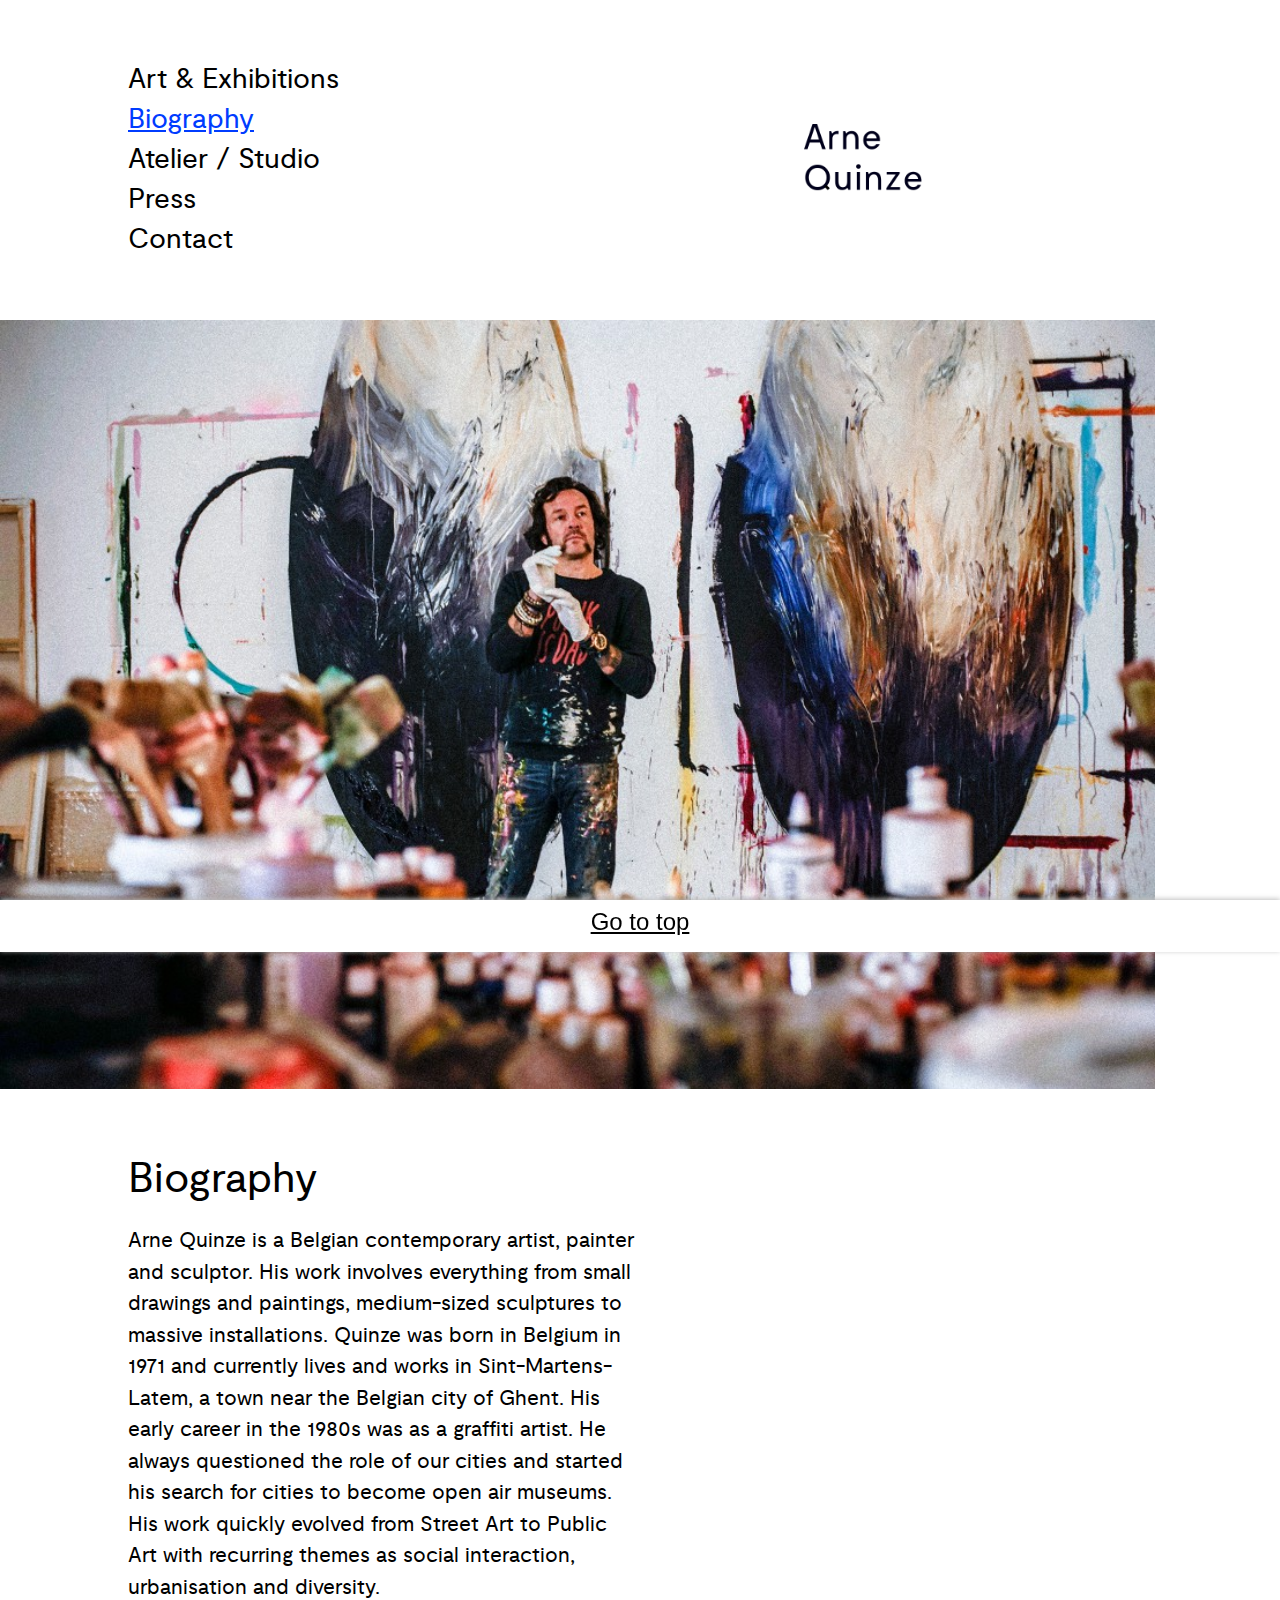
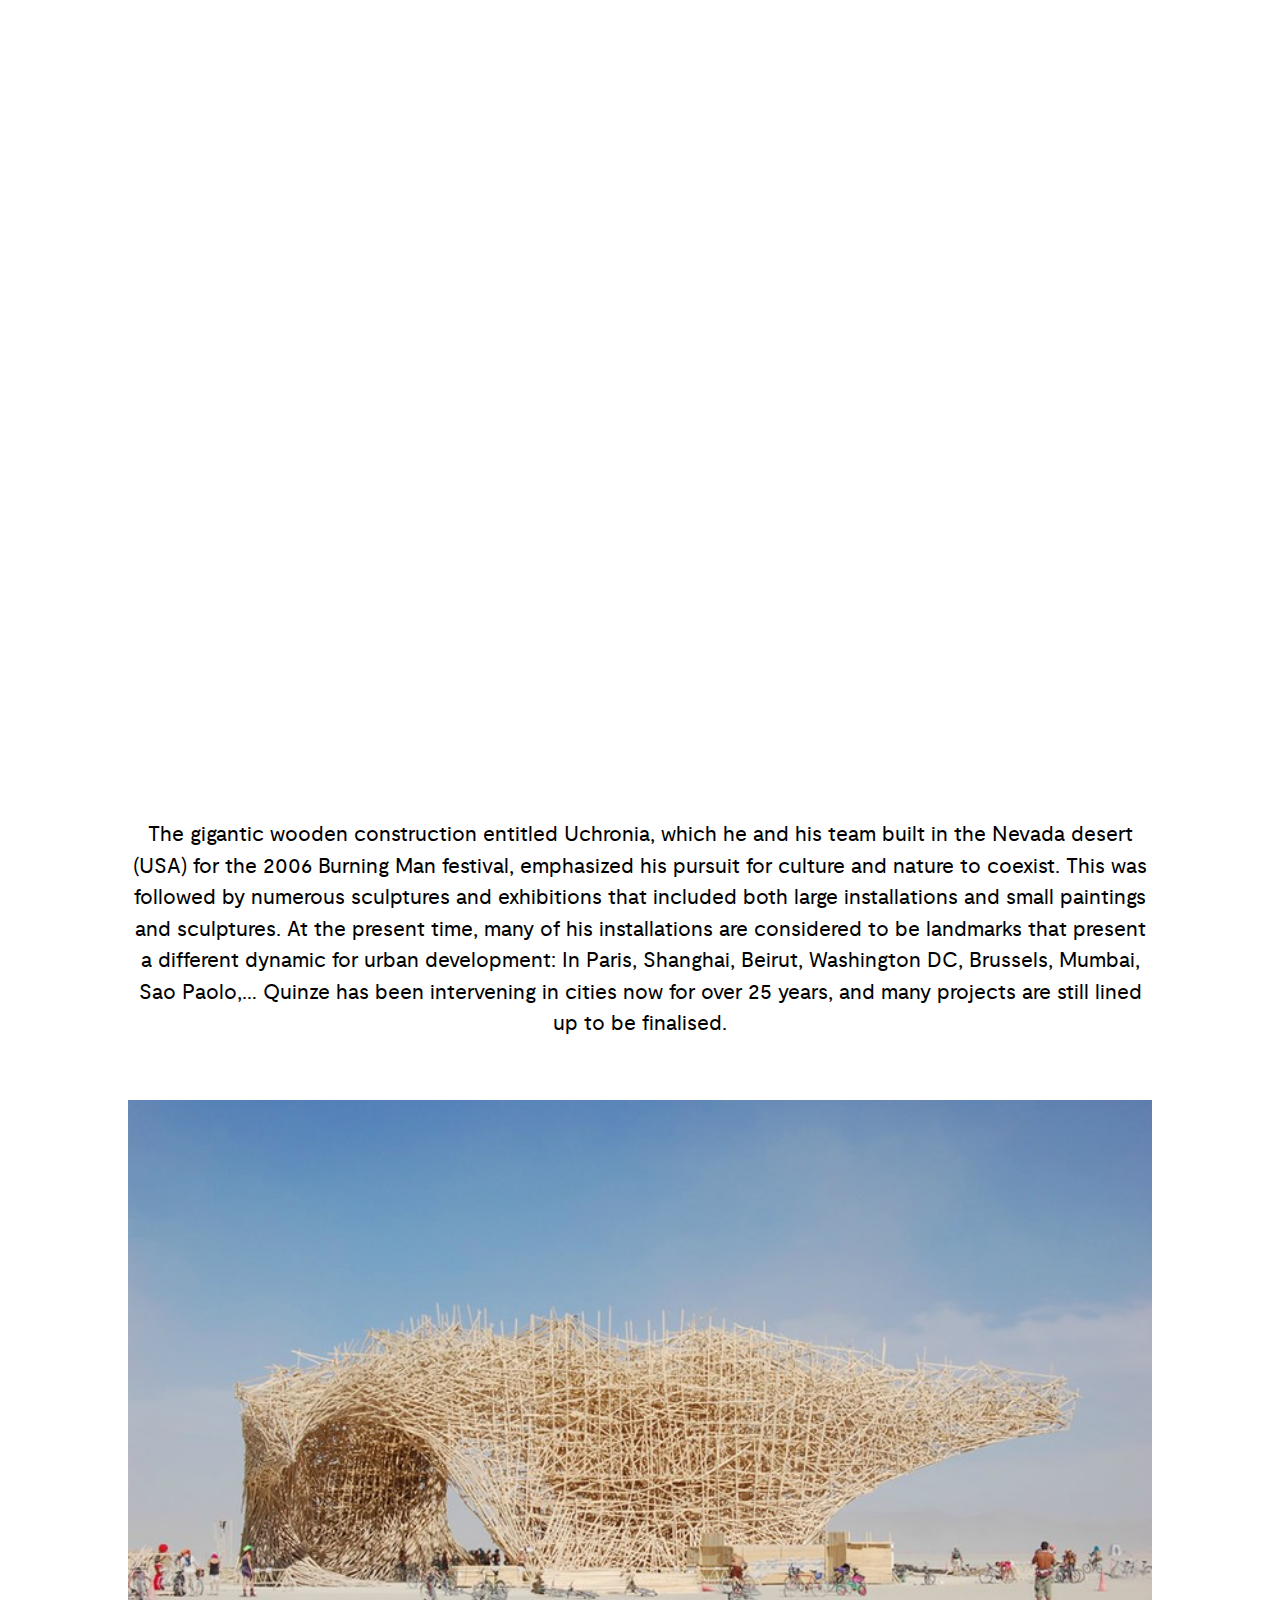
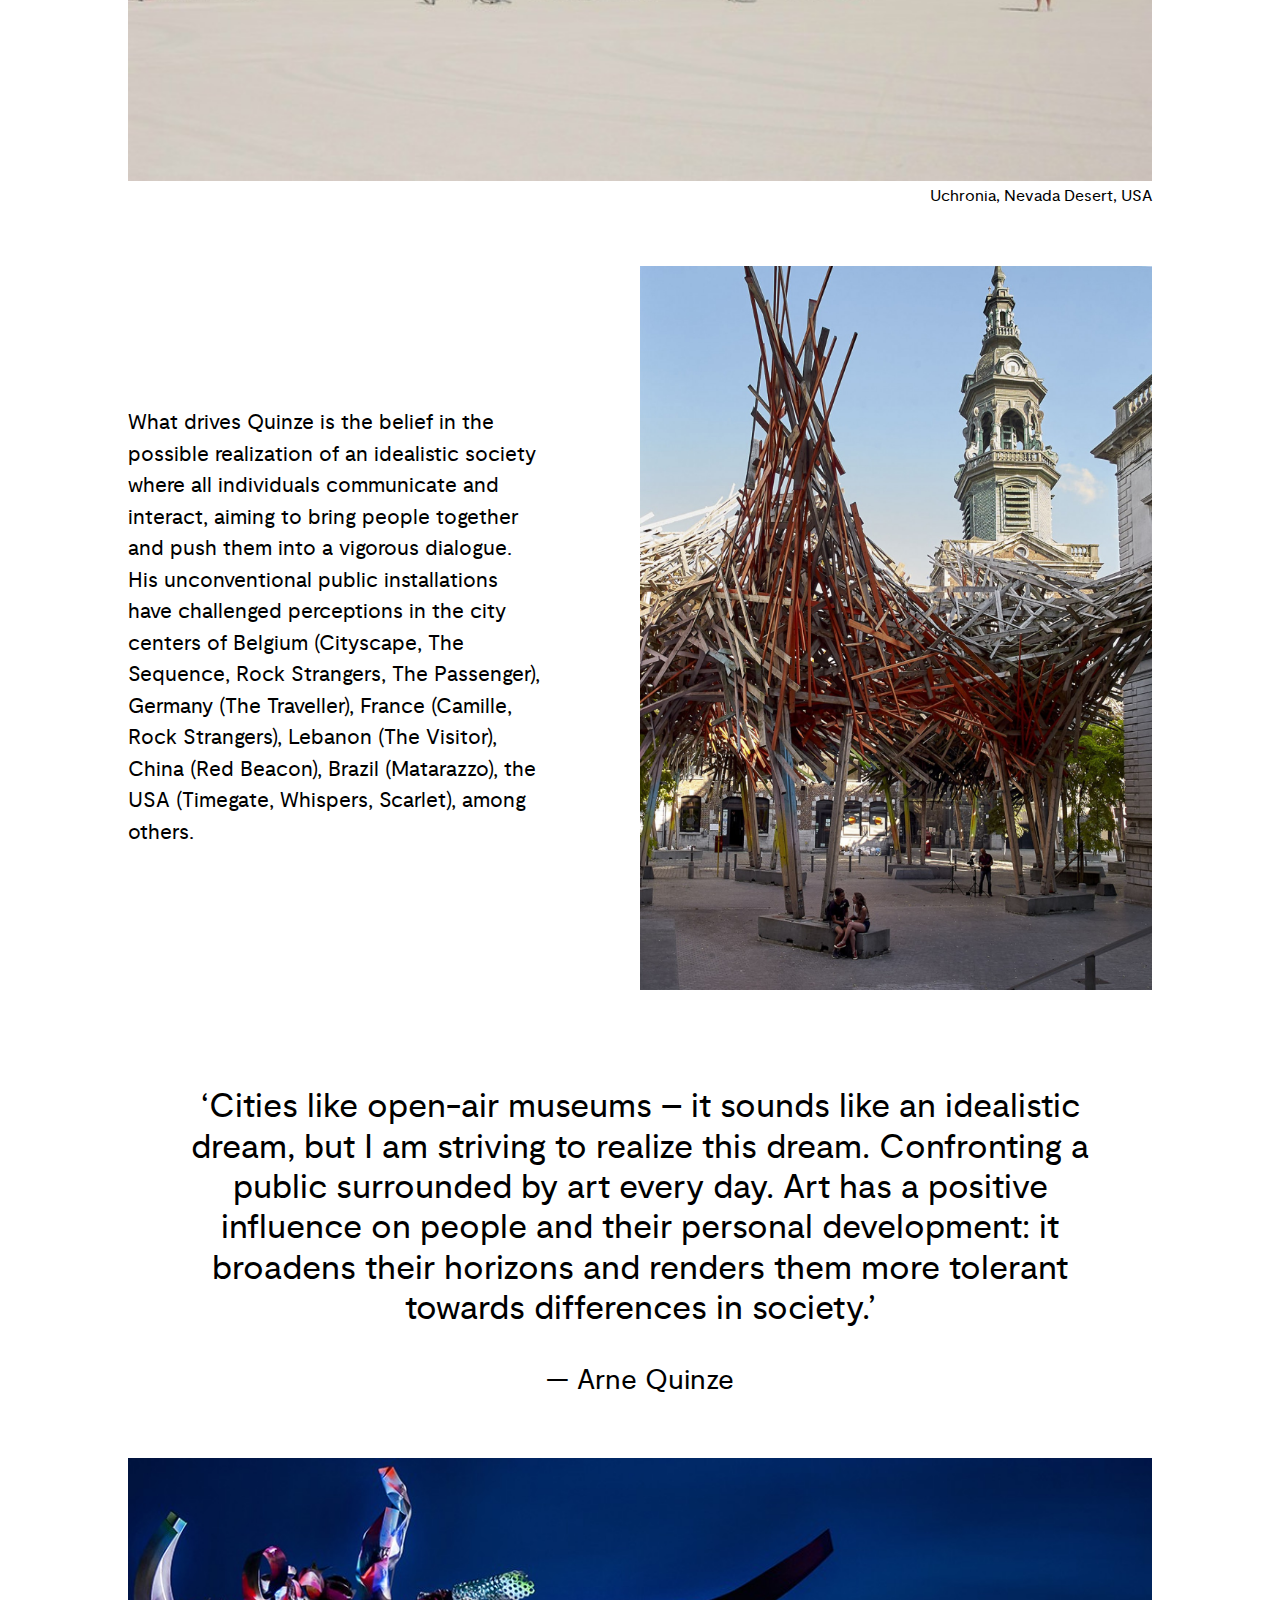
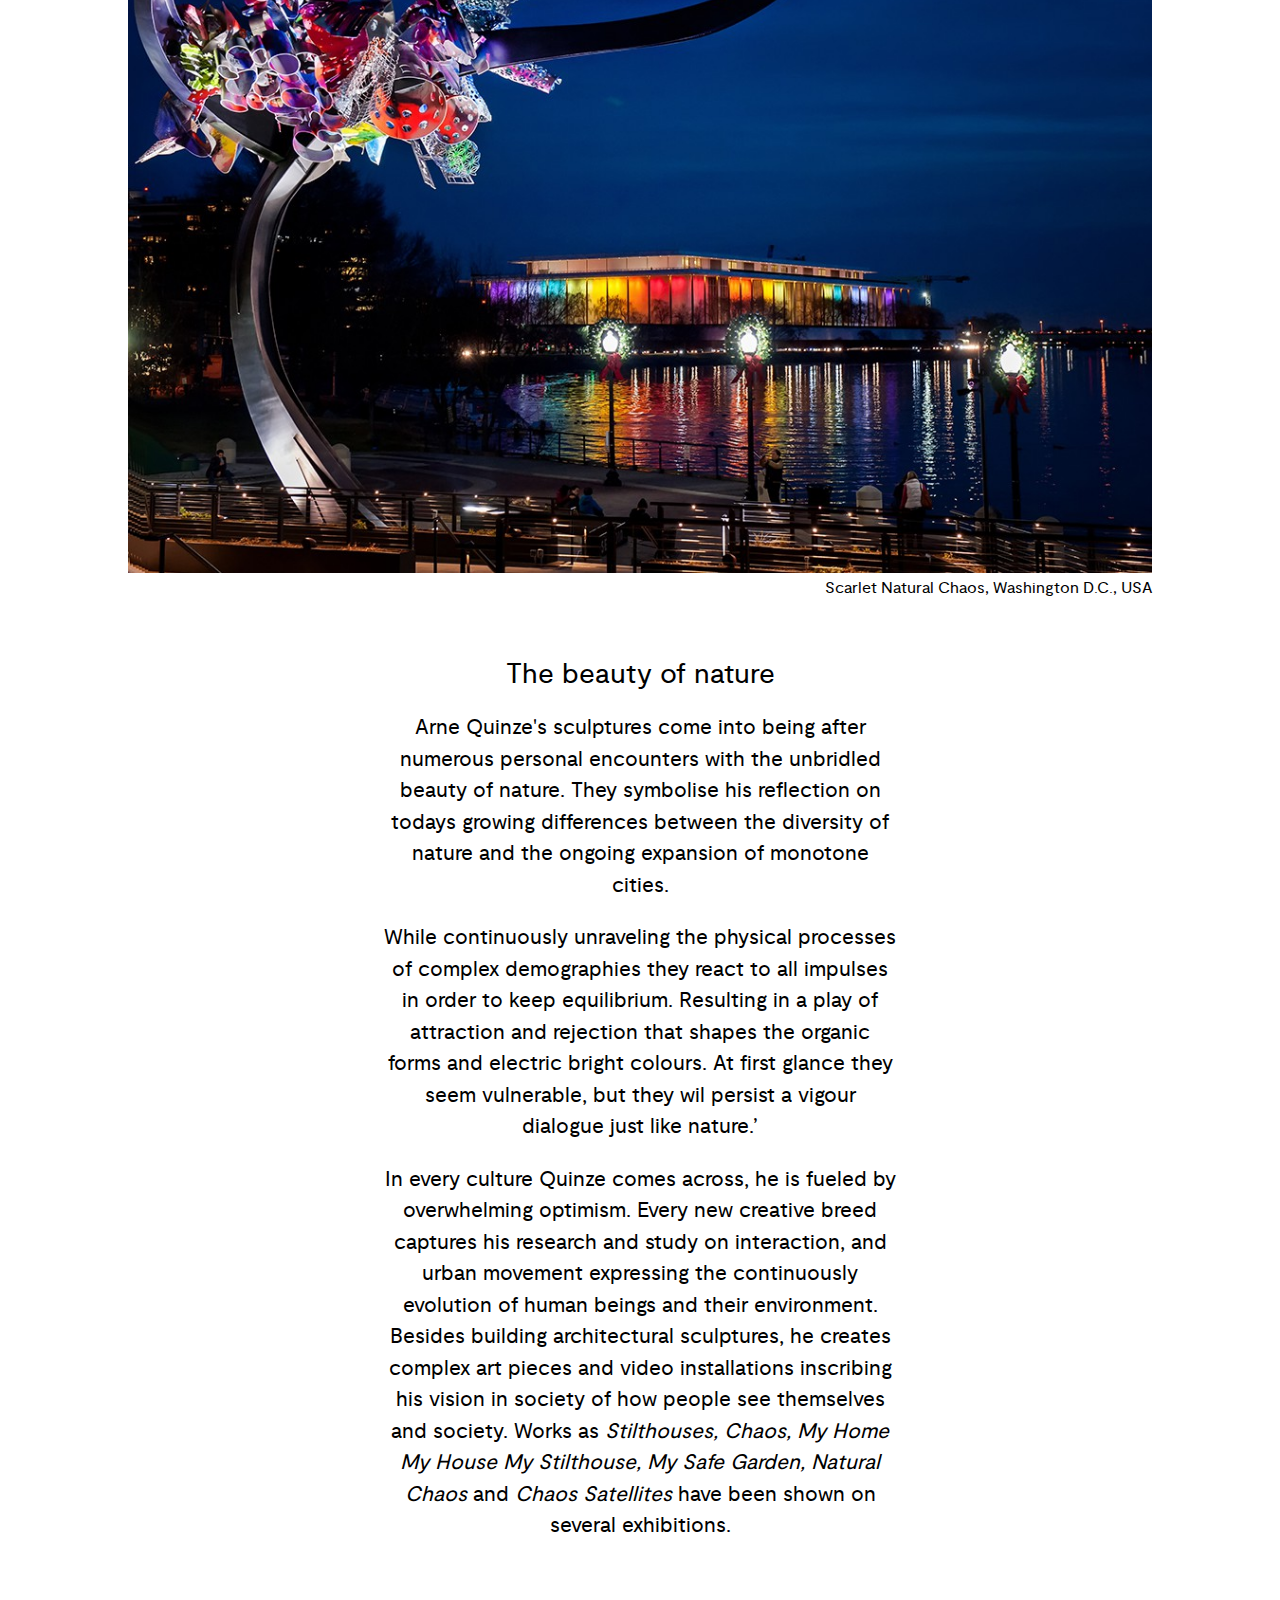
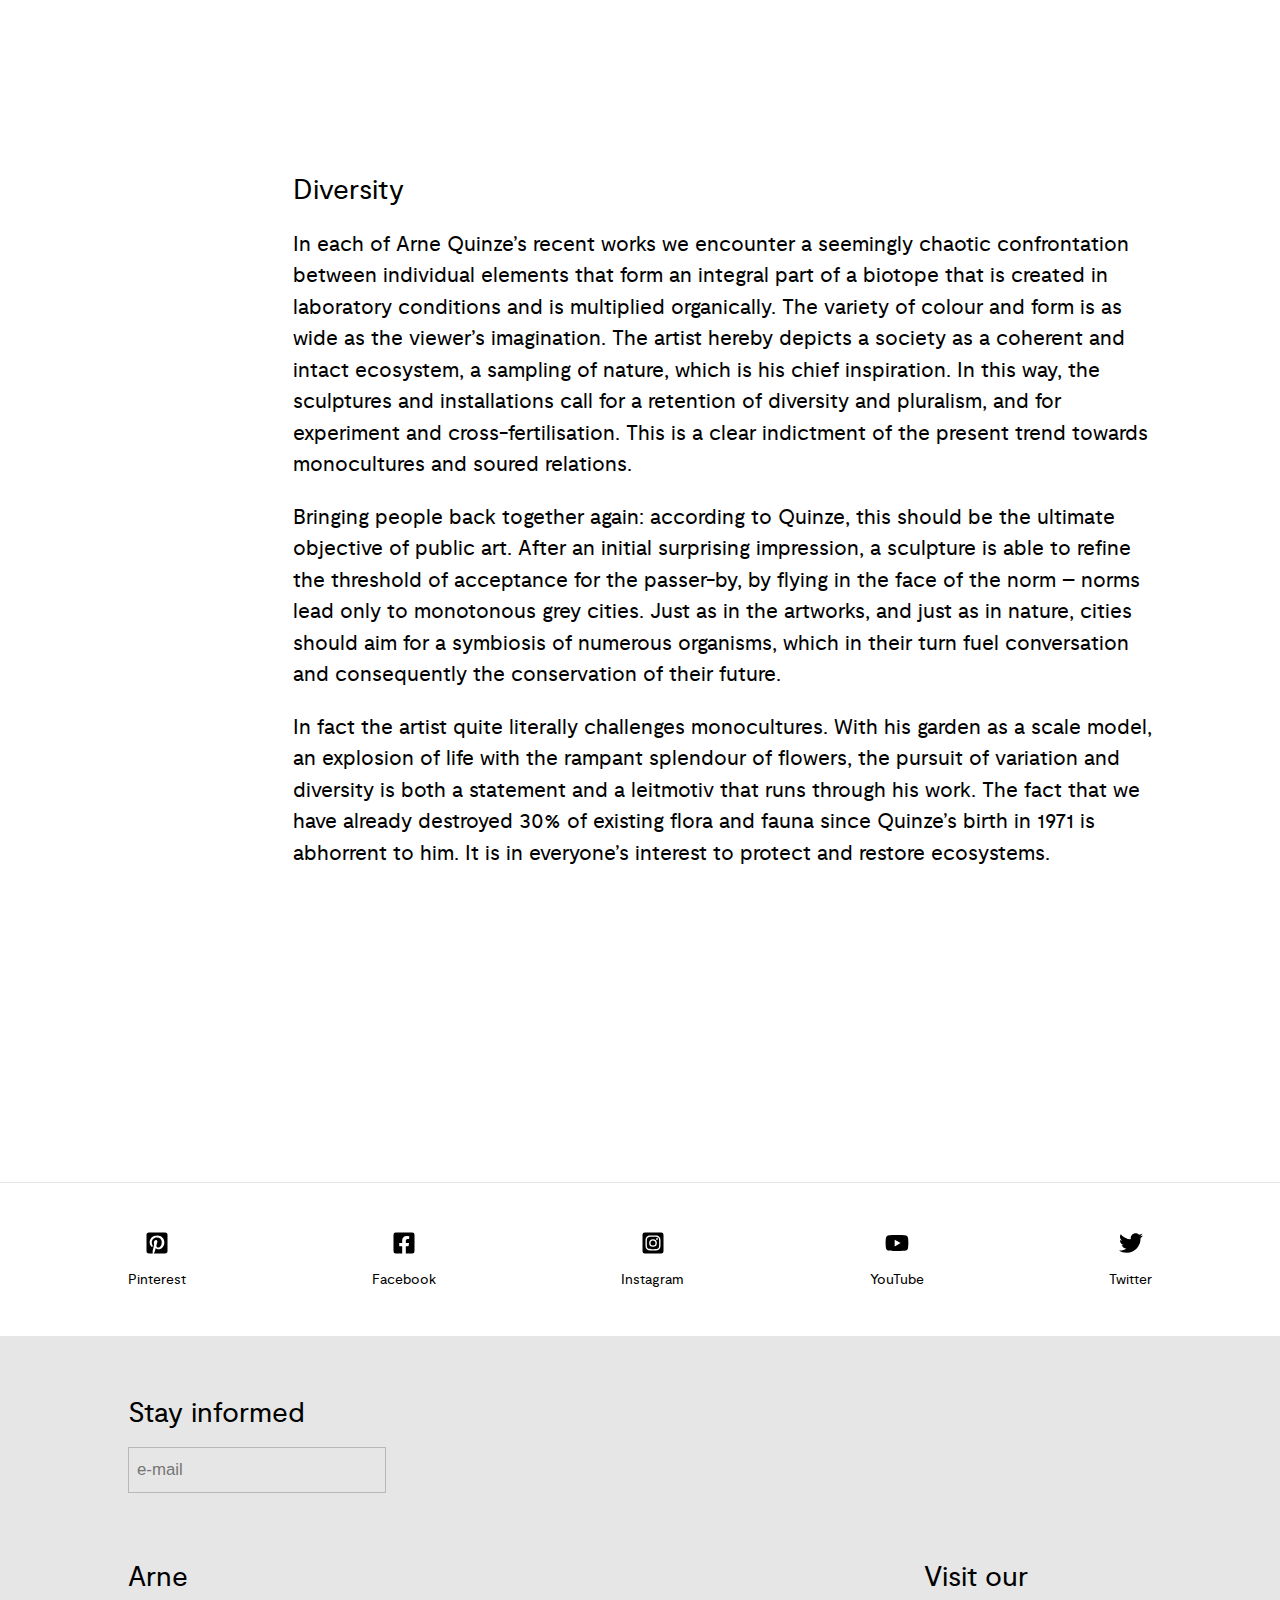
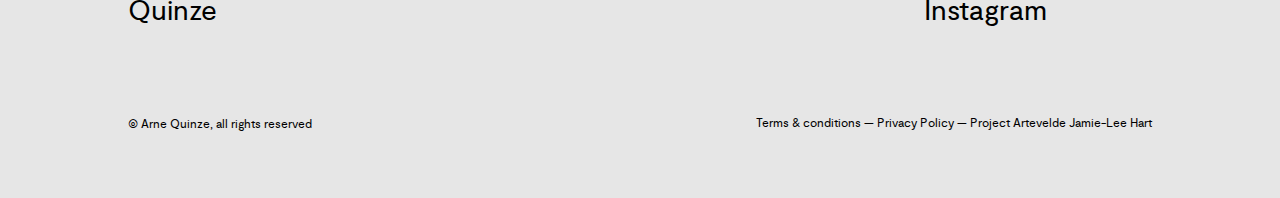
<file: biography.html>
<!DOCTYPE html>
<html lang="en">
<head>
    <meta charset="UTF-8">
    <meta name="viewport" content="width=device-width, initial-scale=1.0">
    <title>Biography</title>

    <link rel="apple-touch-icon" sizes="180x180" href="static/favicon/apple-touch-icon.png">
    <link rel="icon" type="image/png" sizes="32x32" href="static/favicon/favicon-32x32.png">
    <link rel="icon" type="image/png" sizes="16x16" href="static/favicon/favicon-16x16.png">
    <link rel="manifest" href="static/favicon/site.webmanifest">
    <link rel="mask-icon" href="static/favicon/safari-pinned-tab.svg" color="#5bbad5">
    <meta name="msapplication-TileColor" content="#00aba9">
    <meta name="theme-color" content="#ffffff">

    <link rel="stylesheet" href="static/css/fonts.css">
    <link rel="stylesheet" href="static/css/elements.css">
    <link rel="stylesheet" href="static/css/header.css">
    <link rel="stylesheet" href="static/css/biography.css">
    <link rel="stylesheet" href="static/css/footer.css">
    <link rel="stylesheet" href="static/css/scroll_to_top.css">


</head>
<body>
    <header class="header h-layout">
        <ul class="nav">
            <li class="nav__list-item">
                <a href="art-and-exhibitions/index.html" class="nav__list-item__link">Art & Exhibitions</a>
            </li>
            <li class="nav__list-item">
                <a href="biography.html" class="nav__list-item__link nav__list-item__link--active">Biography</a>
            </li>
            <li class="nav__list-item">
                <a href="atelier-studio/index.html" class="nav__list-item__link">Atelier / Studio</a>
            </li>
            <li class="nav__list-item">
                <a href="press/index.html" class="nav__list-item__link">Press</a>
            </li>
            <li class="nav__list-item">
                <a href="contact.html" class="nav__list-item__link">Contact</a>
            </li>
        </ul>

        <div class="logo">
            <a href="index.html" class="logo__link">
                <img class="logo__img" src="static/media/logo.png" alt="Arne Quinze">
            </a>
        </div>
    </header>

    <main>
        <section class="hero">
            <div class="hero__image__container h-layout--left">
                <img class="hero__image" src="static/media/biography_hero_img.jpg" alt="">
            </div>

            <div class="hero__content h-layout">
                <h1>Biography</h1>
                <p>Arne Quinze is a Belgian contemporary artist, painter and sculptor. His work involves everything from small drawings and paintings, medium-sized sculptures to massive installations. Quinze was born in Belgium in 1971 and currently lives and works in Sint-Martens-Latem, a town near the Belgian city of Ghent. His early career in the 1980s was as a graffiti artist. He always questioned the role of our cities and started his search for cities to become open air museums. His work quickly evolved from Street Art to Public Art with recurring themes as social interaction, urbanisation and diversity.</p>
            </div>
        </section>

        <section class="youtube-video">
            <iframe width="880" height="495" src="https://www.youtube.com/embed/_9c1WVA29Bc" frameborder="0" allow="accelerometer; autoplay; clipboard-write; encrypted-media; gyroscope; picture-in-picture" allowfullscreen></iframe>
        </section>

        <section class="h-layout">
            <div class="nevada__uchronia">
                <p>The gigantic wooden construction entitled Uchronia, which he and his team built in the Nevada desert (USA) for the 2006 Burning Man festival, emphasized his pursuit for culture and nature to coexist. This was followed by numerous sculptures and exhibitions that included both large installations and small paintings and sculptures. At the present time, many of his installations are considered to be landmarks that present a different dynamic for urban development: In Paris, Shanghai, Beirut, Washington DC, Brussels, Mumbai, Sao Paolo,… Quinze has been intervening in cities now for over 25 years, and many projects are still lined up to be finalised.</p>
            </div>

            <figure class="biography__fig">
                <img class="biography__img" loading="lazy" src="static/media/uchronia.jpg" alt="Uchronia">
                <figcaption class="biography__figcaption">Uchronia, Nevada Desert, USA</figcaption>
            </figure>

            <div class="idealistic-society__container">
                <img class="idealistic-society__img" loading="lazy" src="static/media/idealistic_society.jpg" alt="idealistic society">
                <p>What drives Quinze is the belief in the possible realization of an idealistic society where all individuals communicate and interact, aiming to bring people together and push them into a vigorous dialogue. His unconventional public installations have challenged perceptions in the city centers of Belgium (Cityscape, The Sequence, Rock Strangers, The Passenger), Germany (The Traveller), France (Camille, Rock Strangers), Lebanon (The Visitor), China (Red Beacon), Brazil (Matarazzo), the USA (Timegate, Whispers, Scarlet), among others.</p>
            </div>

            <blockquote class="quote">
                <p>                    
                    ‘Cities like open-air museums – it sounds like an idealistic dream, but I am striving to realize this dream. Confronting a public surrounded by art every day. Art has a positive influence on people and their personal development: it broadens their horizons and renders them more tolerant towards differences in society.’
                </p>
                <cite>
                    Arne Quinze
                </cite>
            </blockquote>

            <figure class="biography__fig">
                <img class="biography__img" loading="lazy" src="static/media/scarlet_natural_chaos.jpg" alt="scarlet natural chaos">
                <figcaption class="biography__figcaption">Scarlet Natural Chaos, Washington D.C., USA</figcaption>
            </figure>

            <div class="beauty-of-nature">
                <h2>The beauty of nature</h2>
                <p>Arne Quinze's sculptures come into being after numerous personal encounters with the unbridled beauty of nature. They symbolise his reflection on todays growing differences between the diversity of nature and the ongoing expansion of monotone cities.</p>
                <p>While continuously unraveling the physical processes of complex demographies they react to all impulses in order to keep equilibrium. Resulting in a play of attraction and rejection that shapes the organic forms and electric bright colours. At first glance they seem vulnerable, but they wil persist a vigour dialogue just like nature.’</p>
                <p>In every culture Quinze comes across, he is fueled by overwhelming optimism. Every new creative breed captures his research and study on interaction, and urban movement expressing the continuously evolution of human beings and their environment. Besides building architectural sculptures, he creates complex art pieces and video installations inscribing his vision in society of how people see themselves and society. Works as <em> Stilthouses, Chaos, My Home My House My Stilthouse, My Safe Garden, Natural Chaos </em> and <em> Chaos Satellites </em> have been shown on several exhibitions. </p>
            </div>
        </section>

        <section class="diversity h-layout">
            <div class="diversity__flex-container">
                <img class="diversity__img" loading="lazy" src="static/media/diversity_1.jpg" alt="art in middle of buildings">
                <img class="diversity__img" loading="lazy" src="static/media/diversity_2.jpg" alt="abstract art thingy">
            </div>

            <div class="diversity__flex-container">
                <img class="diversity__img" loading="lazy" src="static/media/diversity_3.jpg" alt="art in middle of buildings">
                <div class="diversity__content"> 
                    <h2>Diversity</h2>
                    <p>In each of Arne Quinze’s recent works we encounter a seemingly chaotic confrontation between individual elements that form an integral part of a biotope that is created in laboratory conditions and is multiplied organically. The variety of colour and form is as wide as the viewer’s imagination. The artist hereby depicts a society as a coherent and intact ecosystem, a sampling of nature, which is his chief inspiration. In this way, the sculptures and installations call for a retention of diversity and pluralism, and for experiment and cross-fertilisation. This is a clear indictment of the present trend towards monocultures and soured relations.</p>
                    <p>Bringing people back together again: according to Quinze, this should be the ultimate objective of public art. After an initial surprising impression, a sculpture is able to refine the threshold of acceptance for the passer-by, by flying in the face of the norm – norms lead only to monotonous grey cities. Just as in the artworks, and just as in nature, cities should aim for a symbiosis of numerous organisms, which in their turn fuel conversation and consequently the conservation of their future.</p>
                    <p>In fact the artist quite literally challenges monocultures. With his garden as a scale model, an explosion of life with the rampant splendour of flowers, the pursuit of variation and diversity is both a statement and a leitmotiv that runs through his work. The fact that we have already destroyed 30% of existing flora and fauna since Quinze’s birth in 1971 is abhorrent to him. It is in everyone’s interest to protect and restore ecosystems.</p>
                </div>
            </div>
        </section>

        <section class="gallery h-layout">
            <img class="gallery__img" loading="lazy" src="static/media/gallery_1.jpg" alt="gallery picutre 1">
            <img class="gallery__img" loading="lazy" src="static/media/gallery_2.jpg" alt="gallery picutre 2">
            <img class="gallery__img" loading="lazy" src="static/media/gallery_3.jpg" alt="gallery picutre 3">
        </section>

    </main>

    <footer class="footer">
        <div class="footer__socials">
            <ul class="footer__socials__list h-layout">
                <li class="footer__socials__list-item">
                    <a href="#" class="footer__socials__list__link">
                        <svg class="footer__socials__list__svg" aria-hidden="true" data-prefix="fab" data-icon="pinterest-square" class="svg-inline--fa fa-pinterest-square fa-w-14" xmlns="http://www.w3.org/2000/svg" viewBox="0 0 448 512"><path fill="currentColor" d="M448 80v352c0 26.5-21.5 48-48 48H154.4c9.8-16.4 22.4-40 27.4-59.3 3-11.5 15.3-58.4 15.3-58.4 8 15.3 31.4 28.2 56.3 28.2 74.1 0 127.4-68.1 127.4-152.7 0-81.1-66.2-141.8-151.4-141.8-106 0-162.2 71.1-162.2 148.6 0 36 19.2 80.8 49.8 95.1 4.7 2.2 7.1 1.2 8.2-3.3.8-3.4 5-20.1 6.8-27.8.6-2.5.3-4.6-1.7-7-10.1-12.3-18.3-34.9-18.3-56 0-54.2 41-106.6 110.9-106.6 60.3 0 102.6 41.1 102.6 99.9 0 66.4-33.5 112.4-77.2 112.4-24.1 0-42.1-19.9-36.4-44.4 6.9-29.2 20.3-60.7 20.3-81.8 0-53-75.5-45.7-75.5 25 0 21.7 7.3 36.5 7.3 36.5-31.4 132.8-36.1 134.5-29.6 192.6l2.2.8H48c-26.5 0-48-21.5-48-48V80c0-26.5 21.5-48 48-48h352c26.5 0 48 21.5 48 48z"/></svg>                    
                        <span>Pinterest</span>
                    </a>
                </li>

                <li class="footer__socials__list-item">
                    <a href="#" class="footer__socials__list__link">
                        <svg class="footer__socials__list__svg" aria-hidden="true" data-prefix="fab" data-icon="facebook-square" class="svg-inline--fa fa-facebook-square fa-w-14" xmlns="http://www.w3.org/2000/svg" viewBox="0 0 448 512"><path fill="currentColor" d="M400 32H48A48 48 0 000 80v352a48 48 0 0048 48h137.25V327.69h-63V256h63v-54.64c0-62.15 37-96.48 93.67-96.48 27.14 0 55.52 4.84 55.52 4.84v61h-31.27c-30.81 0-40.42 19.12-40.42 38.73V256h68.78l-11 71.69h-57.78V480H400a48 48 0 0048-48V80a48 48 0 00-48-48z"/></svg>                    
                        <span>Facebook</span>
                    </a>
                </li>

                <li class="footer__socials__list-item">
                    <a href="#" class="footer__socials__list__link">
                        <svg class="footer__socials__list__svg" aria-hidden="true" data-prefix="fab" data-icon="instagram-square" class="svg-inline--fa fa-instagram-square fa-w-14" xmlns="http://www.w3.org/2000/svg" viewBox="0 0 448 512"><path fill="currentColor" d="M224 202.66A53.34 53.34 0 10277.36 256 53.38 53.38 0 00224 202.66zm124.71-41a54 54 0 00-30.41-30.41c-21-8.29-71-6.43-94.3-6.43s-73.25-1.93-94.31 6.43a54 54 0 00-30.41 30.41c-8.28 21-6.43 71.05-6.43 94.33s-1.85 73.27 6.47 94.34a54 54 0 0030.41 30.41c21 8.29 71 6.43 94.31 6.43s73.24 1.93 94.3-6.43a54 54 0 0030.41-30.41c8.35-21 6.43-71.05 6.43-94.33s1.92-73.26-6.43-94.33zM224 338a82 82 0 1182-82 81.9 81.9 0 01-82 82zm85.38-148.3a19.14 19.14 0 1119.13-19.14 19.1 19.1 0 01-19.09 19.18zM400 32H48A48 48 0 000 80v352a48 48 0 0048 48h352a48 48 0 0048-48V80a48 48 0 00-48-48zm-17.12 290c-1.29 25.63-7.14 48.34-25.85 67s-41.4 24.63-67 25.85c-26.41 1.49-105.59 1.49-132 0-25.63-1.29-48.26-7.15-67-25.85s-24.63-41.42-25.85-67c-1.49-26.42-1.49-105.61 0-132 1.29-25.63 7.07-48.34 25.85-67s41.47-24.56 67-25.78c26.41-1.49 105.59-1.49 132 0 25.63 1.29 48.33 7.15 67 25.85s24.63 41.42 25.85 67.05c1.49 26.32 1.49 105.44 0 131.88z"/></svg>                    
                        <span>Instagram</span>
                    </a>
                </li>

                <li class="footer__socials__list-item">
                    <a href="#" class="footer__socials__list__link">
                        <svg class="footer__socials__list__svg" aria-hidden="true" data-prefix="fab" data-icon="youtube" class="svg-inline--fa fa-youtube fa-w-18" xmlns="http://www.w3.org/2000/svg" viewBox="0 0 576 512"><path fill="currentColor" d="M549.655 124.083c-6.281-23.65-24.787-42.276-48.284-48.597C458.781 64 288 64 288 64S117.22 64 74.629 75.486c-23.497 6.322-42.003 24.947-48.284 48.597-11.412 42.867-11.412 132.305-11.412 132.305s0 89.438 11.412 132.305c6.281 23.65 24.787 41.5 48.284 47.821C117.22 448 288 448 288 448s170.78 0 213.371-11.486c23.497-6.321 42.003-24.171 48.284-47.821 11.412-42.867 11.412-132.305 11.412-132.305s0-89.438-11.412-132.305zm-317.51 213.508V175.185l142.739 81.205-142.739 81.201z"/></svg>                    
                        <span>YouTube</span>
                    </a>
                </li>

                <li class="footer__socials__list-item">
                    <a href="#" class="footer__socials__list__link">
                        <svg class="footer__socials__list__svg" aria-hidden="true" data-prefix="fab" data-icon="twitter" class="svg-inline--fa fa-twitter fa-w-16" xmlns="http://www.w3.org/2000/svg" viewBox="0 0 512 512"><path fill="currentColor" d="M459.37 151.716c.325 4.548.325 9.097.325 13.645 0 138.72-105.583 298.558-298.558 298.558-59.452 0-114.68-17.219-161.137-47.106 8.447.974 16.568 1.299 25.34 1.299 49.055 0 94.213-16.568 130.274-44.832-46.132-.975-84.792-31.188-98.112-72.772 6.498.974 12.995 1.624 19.818 1.624 9.421 0 18.843-1.3 27.614-3.573-48.081-9.747-84.143-51.98-84.143-102.985v-1.299c13.969 7.797 30.214 12.67 47.431 13.319-28.264-18.843-46.781-51.005-46.781-87.391 0-19.492 5.197-37.36 14.294-52.954 51.655 63.675 129.3 105.258 216.365 109.807-1.624-7.797-2.599-15.918-2.599-24.04 0-57.828 46.782-104.934 104.934-104.934 30.213 0 57.502 12.67 76.67 33.137 23.715-4.548 46.456-13.32 66.599-25.34-7.798 24.366-24.366 44.833-46.132 57.827 21.117-2.273 41.584-8.122 60.426-16.243-14.292 20.791-32.161 39.308-52.628 54.253z"/></svg>                    
                        <span>Twitter</span>
                    </a>
                </li>
            </ul>
        </div>

        <div class="footer__container__bottom h-layout">
            <div class="footer__form">
                <form action="" method="get">
                    <label class="footer__form__label" for="email">Stay informed</label>
                    <div class="footer__form__flex">
                        <input class="footer__form__input" name="email" type="email" placeholder="e-mail" required pattern="/^[a-zA-Z0-9.!#$%&'*+/=?^_`{|}~-]+@[a-zA-Z0-9-]+(?:\.[a-zA-Z0-9-]+)*$/">
                        <button class="footer__form__button">Subscribe</button>
                    </div>
                    
                </form>      
            </div>

            <div class="footer__instagram">
                <div class="footer__instagram__title">
                    <h2 class="footer__instagram__link__text">Arne Quinze</h2>
                    <a class="footer__instagram__link__text" href="https://www.instagram.com/arnequinze/">Visit our Instagram</a>
                </div>
                <div class="footer__instagram__pics">
                    <ul class="footer__instagram__pics__list">
                        <li class="footer__instagram__pics__list-item">
                            <a target="_blank" href="https://www.instagram.com/p/CFcoMeWnjPU/" class="footer__instagram__link__pics__link">
                                <img loading="lazy" class="footer__instagram__link__pics__link-img" src="static/media/footer_instagram_1.jpg" alt="arne quinze instagram">
                            </a>
                        </li>

                        <li class="footer__instagram__pics__list-item">
                            <a target="_blank" href="https://www.instagram.com/p/CFcB1tzHKXS/" class="footer__instagram__link__pics__link">
                                <img loading="lazy" class="footer__instagram__link__pics__link-img" src="static/media/footer_instagram_2.jpg" alt="arne quinze instagram">
                            </a>
                        </li>

                        <li class="footer__instagram__pics__list-item">
                            <a target="_blank" href="https://www.instagram.com/p/CFaSKHQBBou/" class="footer__instagram__link__pics__link">
                                <img loading="lazy" class="footer__instagram__link__pics__link-img" src="static/media/footer_instagram_3.jpg" alt="arne quinze instagram">
                            </a>
                        </li>

                        <li class="footer__instagram__pics__list-item">
                            <a target="_blank" href="https://www.instagram.com/p/CFUzkLKHKHb/" class="footer__instagram__link__pics__link">
                                <img loading="lazy" class="footer__instagram__link__pics__link-img" src="static/media/footer_instagram_4.jpg" alt="arne quinze instagram">
                            </a>
                        </li>

                        <li class="footer__instagram__pics__list-item">
                            <a target="_blank" href="https://www.instagram.com/p/CFSJvo_nTa-/" class="footer__instagram__link__pics__link">
                                <img loading="lazy" class="footer__instagram__link__pics__link-img" src="static/media/footer_instagram_5.jpg" alt="arne quinze instagram">
                            </a>
                        </li>
                    </ul>
                </div>
            </div>

            <div class="footer__bottom__rights-reserved">
                <p class="footer__bottom__rights_reserved--text">© Arne Quinze, all rights reserved</p>
                <div class="footer__bottom__rights_reserved--links">
                    <a href="https://www.arnequinze.com/terms-and-conditions">Terms & conditions</a>
                    <a href="https://www.arnequinze.com/privacy-policy">Privacy Policy</a>
                    <a href="#">Project Artevelde Jamie-Lee Hart</a>
                </div>
            </div>
        </div>

    </footer>

    <button class="btn__to-top">
        Go to top
    </button>

    <script src="static/js/scroll_to_top.js"></script>
</body>
</html>
</file>
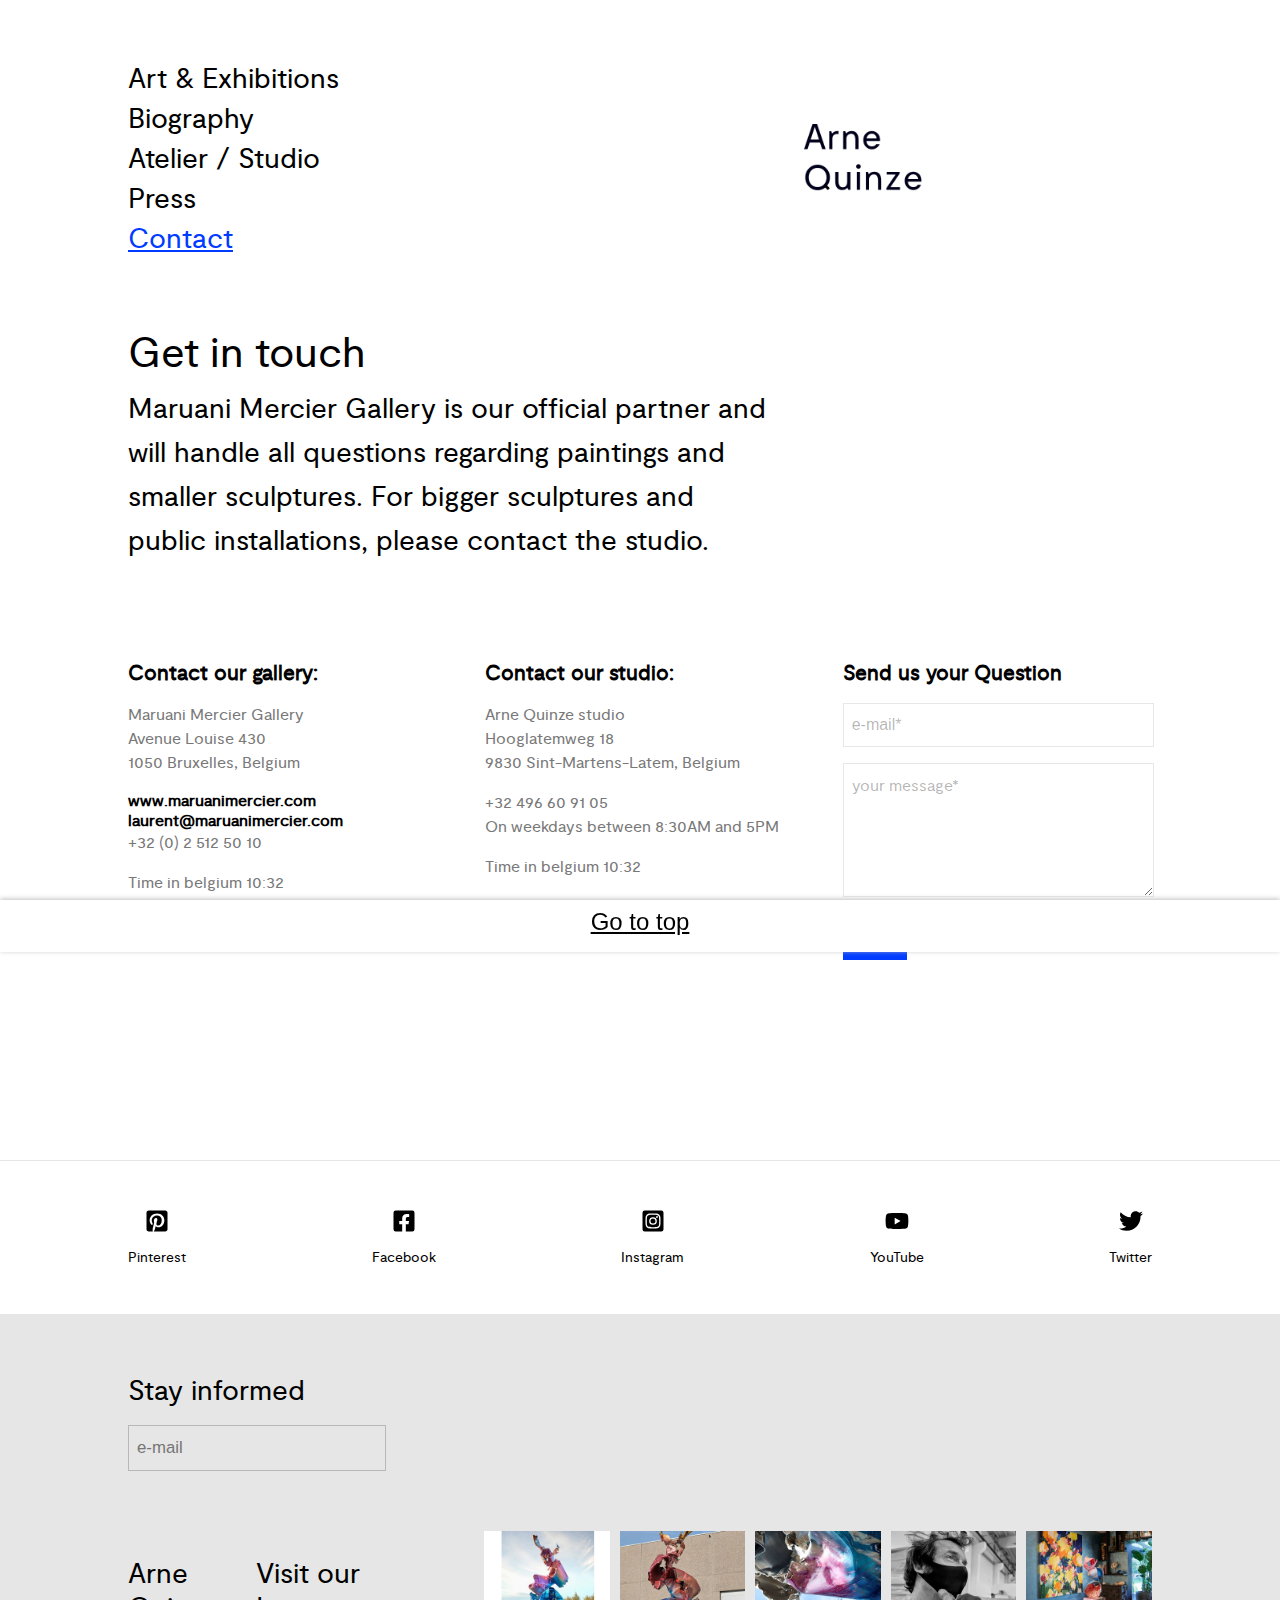
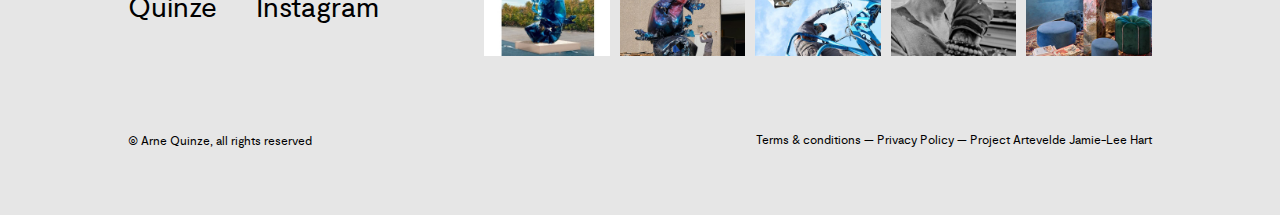
<file: contact.html>
<!DOCTYPE html>
<html lang="en">
<head>
    <meta charset="UTF-8">
    <meta name="viewport" content="width=device-width, initial-scale=1.0">
    <title>Contact</title>

    <link rel="apple-touch-icon" sizes="180x180" href="static/favicon/apple-touch-icon.png">
    <link rel="icon" type="image/png" sizes="32x32" href="static/favicon/favicon-32x32.png">
    <link rel="icon" type="image/png" sizes="16x16" href="static/favicon/favicon-16x16.png">
    <link rel="manifest" href="static/favicon/site.webmanifest">
    <link rel="mask-icon" href="static/favicon/safari-pinned-tab.svg" color="#5bbad5">
    <meta name="msapplication-TileColor" content="#00aba9">
    <meta name="theme-color" content="#ffffff">

    <link rel="stylesheet" href="static/css/fonts.css">
    <link rel="stylesheet" href="static/css/elements.css">
    <link rel="stylesheet" href="static/css/header.css">
    <link rel="stylesheet" href="static/css/page_introduction_atelier-and-contact.css">
    <link rel="stylesheet" href="static/css/contact.css">
    <link rel="stylesheet" href="static/css/footer.css">
    <link rel="stylesheet" href="static/css/scroll_to_top.css">
</head>
<body>

    <header class="header h-layout">
        <ul class="nav">
            <li class="nav__list-item">
                <a href="art-and-exhibitions/index.html" class="nav__list-item__link">Art & Exhibitions</a>
            </li>
            <li class="nav__list-item">
                <a href="biography.html" class="nav__list-item__link">Biography</a>
            </li>
            <li class="nav__list-item">
                <a href="./atelier-studio/index.html" class="nav__list-item__link">Atelier / Studio</a>
            </li>
            <li class="nav__list-item">
                <a href="./press/index.html" class="nav__list-item__link">Press</a>
            </li>
            <li class="nav__list-item">
                <a href="contact.html" class="nav__list-item__link  nav__list-item__link--active">Contact</a>
            </li>
        </ul>

        <div class="logo">
            <a href="index.html" class="logo__link">
                <img class="logo__img" src="static/media/logo.png" alt="Arne Quinze">
            </a>
        </div>

    </header>
    
    <main>

        <section class="page__introduction h-layout">
            <h1>Get in touch</h1>
            <p class="page__introduction__text">Maruani Mercier Gallery is our official partner and will handle all questions regarding paintings and smaller sculptures. For bigger sculptures and public installations, please contact the studio.</p>
        </section>

        <section class="contact__info__flex h-layout">
            <div class="contact__info__content">
                <h3>Contact our gallery:</h3>
                <div class="contact__info__adres">
                    <p>Maruani Mercier Gallery</p>
                    <p>Avenue Louise 430</p>
                    <p>1050 Bruxelles, Belgium</p>
                </div>

                <div class="contact__info__gegevens">
                    <a href="https://maruanimercier.com/">www.maruanimercier.com</a>
                    <br>
                    <a href="mailto:laurent@maruanimercier.com">laurent@maruanimercier.com</a>
                    <p>+32 (0) 2 512 50 10</p>
                </div>

                <div class="contact__info__time--gallery">

                </div>
            </div>

            <div class="contact__info__content">
                <h3>Contact our studio:</h3>
                <div class="contact__info__adres">
                    <p>Arne Quinze studio</p>
                    <p>Hooglatemweg 18</p>
                    <p>9830 Sint-Martens-Latem, Belgium</p>
                </div>

                <div class="contact__info__gegevens">
                    <p>+32 496 60 91 05</p>
                    <p>On weekdays between 8:30AM and 5PM</p>
                </div>

                <div class="contact__info__time--studio">
                    
                </div>
            </div>

            <div class="contact__info__content">
                <form action="" method="GET">
                    <label class="contact__info__from__label" for="email">Send us your Question</label>
                    <input class="contact__info__from__input" type="email" name="contact_email" pattern="/^[a-zA-Z0-9.!#$%&'*+/=?^_`{|}~-]+@[a-zA-Z0-9-]+(?:\.[a-zA-Z0-9-]+)*$/" required placeholder="e-mail*">

                    <textarea class="contact__info__from__textarea" name="contact_info" rows="6" cols="55" placeholder="your message*"></textarea>

                    <button class="contact__info__from__button" type="submit">
                        send!
                    </button>
                </form>
            </div>
        </section>

    </main>

    <footer class="footer">
        <div class="footer__socials">
            <ul class="footer__socials__list h-layout">
                <li class="footer__socials__list-item">
                    <a href="#" class="footer__socials__list__link">
                        <svg class="footer__socials__list__svg" aria-hidden="true" data-prefix="fab" data-icon="pinterest-square" class="svg-inline--fa fa-pinterest-square fa-w-14" xmlns="http://www.w3.org/2000/svg" viewBox="0 0 448 512"><path fill="currentColor" d="M448 80v352c0 26.5-21.5 48-48 48H154.4c9.8-16.4 22.4-40 27.4-59.3 3-11.5 15.3-58.4 15.3-58.4 8 15.3 31.4 28.2 56.3 28.2 74.1 0 127.4-68.1 127.4-152.7 0-81.1-66.2-141.8-151.4-141.8-106 0-162.2 71.1-162.2 148.6 0 36 19.2 80.8 49.8 95.1 4.7 2.2 7.1 1.2 8.2-3.3.8-3.4 5-20.1 6.8-27.8.6-2.5.3-4.6-1.7-7-10.1-12.3-18.3-34.9-18.3-56 0-54.2 41-106.6 110.9-106.6 60.3 0 102.6 41.1 102.6 99.9 0 66.4-33.5 112.4-77.2 112.4-24.1 0-42.1-19.9-36.4-44.4 6.9-29.2 20.3-60.7 20.3-81.8 0-53-75.5-45.7-75.5 25 0 21.7 7.3 36.5 7.3 36.5-31.4 132.8-36.1 134.5-29.6 192.6l2.2.8H48c-26.5 0-48-21.5-48-48V80c0-26.5 21.5-48 48-48h352c26.5 0 48 21.5 48 48z"/></svg>                    
                        <span>Pinterest</span>
                    </a>
                </li>

                <li class="footer__socials__list-item">
                    <a href="#" class="footer__socials__list__link">
                        <svg class="footer__socials__list__svg" aria-hidden="true" data-prefix="fab" data-icon="facebook-square" class="svg-inline--fa fa-facebook-square fa-w-14" xmlns="http://www.w3.org/2000/svg" viewBox="0 0 448 512"><path fill="currentColor" d="M400 32H48A48 48 0 000 80v352a48 48 0 0048 48h137.25V327.69h-63V256h63v-54.64c0-62.15 37-96.48 93.67-96.48 27.14 0 55.52 4.84 55.52 4.84v61h-31.27c-30.81 0-40.42 19.12-40.42 38.73V256h68.78l-11 71.69h-57.78V480H400a48 48 0 0048-48V80a48 48 0 00-48-48z"/></svg>                    
                        <span>Facebook</span>
                    </a>
                </li>

                <li class="footer__socials__list-item">
                    <a href="#" class="footer__socials__list__link">
                        <svg class="footer__socials__list__svg" aria-hidden="true" data-prefix="fab" data-icon="instagram-square" class="svg-inline--fa fa-instagram-square fa-w-14" xmlns="http://www.w3.org/2000/svg" viewBox="0 0 448 512"><path fill="currentColor" d="M224 202.66A53.34 53.34 0 10277.36 256 53.38 53.38 0 00224 202.66zm124.71-41a54 54 0 00-30.41-30.41c-21-8.29-71-6.43-94.3-6.43s-73.25-1.93-94.31 6.43a54 54 0 00-30.41 30.41c-8.28 21-6.43 71.05-6.43 94.33s-1.85 73.27 6.47 94.34a54 54 0 0030.41 30.41c21 8.29 71 6.43 94.31 6.43s73.24 1.93 94.3-6.43a54 54 0 0030.41-30.41c8.35-21 6.43-71.05 6.43-94.33s1.92-73.26-6.43-94.33zM224 338a82 82 0 1182-82 81.9 81.9 0 01-82 82zm85.38-148.3a19.14 19.14 0 1119.13-19.14 19.1 19.1 0 01-19.09 19.18zM400 32H48A48 48 0 000 80v352a48 48 0 0048 48h352a48 48 0 0048-48V80a48 48 0 00-48-48zm-17.12 290c-1.29 25.63-7.14 48.34-25.85 67s-41.4 24.63-67 25.85c-26.41 1.49-105.59 1.49-132 0-25.63-1.29-48.26-7.15-67-25.85s-24.63-41.42-25.85-67c-1.49-26.42-1.49-105.61 0-132 1.29-25.63 7.07-48.34 25.85-67s41.47-24.56 67-25.78c26.41-1.49 105.59-1.49 132 0 25.63 1.29 48.33 7.15 67 25.85s24.63 41.42 25.85 67.05c1.49 26.32 1.49 105.44 0 131.88z"/></svg>                    
                        <span>Instagram</span>
                    </a>
                </li>

                <li class="footer__socials__list-item">
                    <a href="#" class="footer__socials__list__link">
                        <svg class="footer__socials__list__svg" aria-hidden="true" data-prefix="fab" data-icon="youtube" class="svg-inline--fa fa-youtube fa-w-18" xmlns="http://www.w3.org/2000/svg" viewBox="0 0 576 512"><path fill="currentColor" d="M549.655 124.083c-6.281-23.65-24.787-42.276-48.284-48.597C458.781 64 288 64 288 64S117.22 64 74.629 75.486c-23.497 6.322-42.003 24.947-48.284 48.597-11.412 42.867-11.412 132.305-11.412 132.305s0 89.438 11.412 132.305c6.281 23.65 24.787 41.5 48.284 47.821C117.22 448 288 448 288 448s170.78 0 213.371-11.486c23.497-6.321 42.003-24.171 48.284-47.821 11.412-42.867 11.412-132.305 11.412-132.305s0-89.438-11.412-132.305zm-317.51 213.508V175.185l142.739 81.205-142.739 81.201z"/></svg>                    
                        <span>YouTube</span>
                    </a>
                </li>

                <li class="footer__socials__list-item">
                    <a href="#" class="footer__socials__list__link">
                        <svg class="footer__socials__list__svg" aria-hidden="true" data-prefix="fab" data-icon="twitter" class="svg-inline--fa fa-twitter fa-w-16" xmlns="http://www.w3.org/2000/svg" viewBox="0 0 512 512"><path fill="currentColor" d="M459.37 151.716c.325 4.548.325 9.097.325 13.645 0 138.72-105.583 298.558-298.558 298.558-59.452 0-114.68-17.219-161.137-47.106 8.447.974 16.568 1.299 25.34 1.299 49.055 0 94.213-16.568 130.274-44.832-46.132-.975-84.792-31.188-98.112-72.772 6.498.974 12.995 1.624 19.818 1.624 9.421 0 18.843-1.3 27.614-3.573-48.081-9.747-84.143-51.98-84.143-102.985v-1.299c13.969 7.797 30.214 12.67 47.431 13.319-28.264-18.843-46.781-51.005-46.781-87.391 0-19.492 5.197-37.36 14.294-52.954 51.655 63.675 129.3 105.258 216.365 109.807-1.624-7.797-2.599-15.918-2.599-24.04 0-57.828 46.782-104.934 104.934-104.934 30.213 0 57.502 12.67 76.67 33.137 23.715-4.548 46.456-13.32 66.599-25.34-7.798 24.366-24.366 44.833-46.132 57.827 21.117-2.273 41.584-8.122 60.426-16.243-14.292 20.791-32.161 39.308-52.628 54.253z"/></svg>                    
                        <span>Twitter</span>
                    </a>
                </li>
            </ul>
        </div>

        <div class="footer__container__bottom h-layout">
            <div class="footer__form">
                <form action="" method="get">
                    <label class="footer__form__label" for="email">Stay informed</label>
                    <div class="footer__form__flex">
                        <input class="footer__form__input" name="email" type="email" placeholder="e-mail" required pattern="/^[a-zA-Z0-9.!#$%&'*+/=?^_`{|}~-]+@[a-zA-Z0-9-]+(?:\.[a-zA-Z0-9-]+)*$/">
                        <button class="footer__form__button">Subscribe</button>
                    </div>
                    
                </form>      
            </div>

            <div class="footer__instagram">
                <div class="footer__instagram__title">
                    <h2 class="footer__instagram__link__text">Arne Quinze</h2>
                    <a class="footer__instagram__link__text" href="https://www.instagram.com/arnequinze/">Visit our Instagram</a>
                </div>
                <div class="footer__instagram__pics">
                    <ul class="footer__instagram__pics__list">
                        <li class="footer__instagram__pics__list-item">
                            <a target="_blank" href="https://www.instagram.com/p/CFcoMeWnjPU/" class="footer__instagram__link__pics__link">
                                <img loading="lazy" class="footer__instagram__link__pics__link-img" src="static/media/footer_instagram_1.jpg" alt="arne quinze instagram">
                            </a>
                        </li>

                        <li class="footer__instagram__pics__list-item">
                            <a target="_blank" href="https://www.instagram.com/p/CFcB1tzHKXS/" class="footer__instagram__link__pics__link">
                                <img loading="lazy" class="footer__instagram__link__pics__link-img" src="static/media/footer_instagram_2.jpg" alt="arne quinze instagram">
                            </a>
                        </li>

                        <li class="footer__instagram__pics__list-item">
                            <a target="_blank" href="https://www.instagram.com/p/CFaSKHQBBou/" class="footer__instagram__link__pics__link">
                                <img loading="lazy" class="footer__instagram__link__pics__link-img" src="static/media/footer_instagram_3.jpg" alt="arne quinze instagram">
                            </a>
                        </li>

                        <li class="footer__instagram__pics__list-item">
                            <a target="_blank" href="https://www.instagram.com/p/CFUzkLKHKHb/" class="footer__instagram__link__pics__link">
                                <img loading="lazy" class="footer__instagram__link__pics__link-img" src="static/media/footer_instagram_4.jpg" alt="arne quinze instagram">
                            </a>
                        </li>

                        <li class="footer__instagram__pics__list-item">
                            <a target="_blank" href="https://www.instagram.com/p/CFSJvo_nTa-/" class="footer__instagram__link__pics__link">
                                <img loading="lazy" class="footer__instagram__link__pics__link-img" src="static/media/footer_instagram_5.jpg" alt="arne quinze instagram">
                            </a>
                        </li>
                    </ul>
                </div>
            </div>

            <div class="footer__bottom__rights-reserved">
                <p class="footer__bottom__rights_reserved--text">© Arne Quinze, all rights reserved</p>
                <div class="footer__bottom__rights_reserved--links">
                    <a href="https://www.arnequinze.com/terms-and-conditions">Terms & conditions</a>
                    <a href="https://www.arnequinze.com/privacy-policy">Privacy Policy</a>
                    <a href="#">Project Artevelde Jamie-Lee Hart</a>
                </div>
            </div>
        </div>

    </footer>

    <button class="btn__to-top">
        Go to top
    </button>
    
    <script src="static/js/service.js"></script>
    <script src="static/js/contact_time.js"></script>
    <script src="static/js/scroll_to_top.js"></script>
</body>
</html>
</file>
<file: static/css/fonts.css>
@font-face {
  font-family: 'moderat';
  src: url('../fonts/moderat-light-webfont.woff2') format('woff2'),
       url('../fonts/moderat-light-webfont.woff') format('woff');
  font-weight: lighter;
  font-style: normal;
}

@font-face {
  font-family: 'moderat';
  src: url('../fonts/moderat-regular-webfont.woff2') format('woff2'),
       url('../fonts/moderat-regular-webfont.woff') format('woff');
  font-weight: normal;
  font-style: normal;
}
</file>
<file: static/css/elements.css>
body { 
  margin: 0;
  padding: 0;
  box-sizing: border-box;
  font-family: 'moderat';
}

h1 {
  line-height: 1.2;
  font-size: 2.1rem;
  font-weight: normal;
  margin: 0;
  margin-top: 0.5rem;
}

@media (min-width: 64rem) {
  h1 {
    font-size: 2.625rem;
  }
}

h2 {
  font-size: 1.75rem;
  font-weight: normal;
  line-height: 1.2;
  margin: 0;
  margin-top: 0.5rem;
}

h3 {
  font-size: 1.3125rem;
  margin: 0;
  margin-bottom: 1rem;
}

p {
  line-height: 1.5;
  font-size: 1.3125rem;
  font-weight: normal;
}

span {
  font-size: 1.125rem;
  font-weight: normal;
  margin: 0;
  color: #787878;
}

ul {
  padding: 0;
  margin: 0;
}

li {
  list-style: none;
}

a {
  text-decoration: none;
  color: black;
}

footer {
  margin-top: 10rem;
}

.h-layout {
  padding: 0 5%;
}

@media (min-width: 48rem) {
  .h-layout {
    padding: 0 6%; 
  } 
}

@media (min-width: 64rem) {
  .h-layout {
    padding: 0 10%;
  }
}

@media (min-width: 90rem) {
  .h-layout {
    padding: 0 13.7%;
  }
}

.h-layout--right {
  width: calc(100% + 4.8vw);
}

@media (min-width: 48rem) {
  .h-layout--right {
    width: calc(100% + 5.9vw);
  }
}

@media (min-width: 64rem) {
  .h-layout--right {
    width: calc(100% + 9.8vw);
  }
}

@media (min-width: 90rem) {
  .h-layout--right {
    width: calc(100% + 13.5vw);
  }
}

.h-layout--left {
  width: calc(100% - 4.8vw);
}

@media (min-width: 48rem) {
  .h-layout--left {
    width: calc(100% - 5.9vw);
  }
}

@media (min-width: 64rem) {
  .h-layout--left {
    width: calc(100% - 9.8vw);
  }
}

@media (min-width: 90rem) {
  .h-layout--left {
    width: calc(100% - 13.5vw);
  }
}
</file>
<file: static/css/header.css>
.header {
  display: flex;
  align-items: center;
  justify-content: space-between;
  margin-top: 2rem;
  margin-bottom: 2rem;
}

@media (min-width: 48rem) {
  .header {
    margin-top: 3.75rem;
    margin-bottom: 3.75rem;
  }
}

.nav__list-item__link {
  font-size: 1.3125rem;
  line-height: 1.75rem;
}

@media (min-width: 48rem) {
  .nav__list-item__link {
    font-size: 1.75rem;
    line-height: 2.5rem;
  }
}

.nav__list-item__link:hover {
  color: #003cff;
}

.nav__list-item__link--active {
  color: #003cff;
  text-decoration: underline;
}

@media (min-width: 48rem) {
  .logo {
    padding-right: 22.5%;
  }
}

.logo__img {
  width: 4.2875rem;
}

@media (min-width: 48rem) {
  .logo__img {
    width: 7.35rem;
    
  }
}
</file>
<file: static/css/biography.css>
.hero__image__container {
  margin-bottom: 3.75rem;
}

.hero__image {
  width: 100%;
}

@media (min-width: 48rem) {
  .hero__content {
    width: 57%;
  }
}

@media (min-width: 64rem) {
  .hero__content {
    width: 40%;
  }
}

.youtube-video {
  margin: 0 auto;
  margin-top: 8rem;
  margin-bottom: 2rem;
  /* width: 90rem; */
  max-width: 100%; 
  padding-bottom: calc(495/880 * 100%);
  position: relative;
}

.youtube-video iframe {
  margin: 0 1rem;
  position: absolute;
  width: calc(100% - 2rem);
  height: 100%;
  left: 0;
  right: 0;
}

@media (min-width: 48rem) {
  .youtube-video iframe {
    margin: 0 4rem;
    width: calc(100% - 8rem);
    height: calc(100% - 4rem);
  }
} 

@media (min-width: 64rem) {
  .youtube-video iframe {
    margin: 0 8rem;
    width: calc(100% - 16rem);
    height: calc(100% - 8rem);
  }
}

@media (min-width: 90rem) {
  .youtube-video iframe {
    margin: 0 8rem;
    width: calc(100% - 16rem);
    height: calc(100% - 16rem);
  }
}

.nevada__uchronia p {
  text-align: center;  
}

@media (min-width: 48rem) {
  .nevada__uchronia p {
    margin-top: -2rem;  
  }
} 

@media (min-width: 64rem) {
  .nevada__uchronia p {
    margin-top: -4rem;  
  }
}

@media (min-width: 90rem) {
  .nevada__uchronia p {
    margin-top: -10rem;  
    margin-bottom: 6rem;
  }
}

.biography__fig {
  margin: 0;
  margin-top: 3.75rem;
}

.biography__img {
  width: 100%;
}

.biography__figcaption {
  text-align: right;
}

.idealistic-society__container {
  margin-top: 3.75rem;
}

@media (min-width: 48rem) {
  .idealistic-society__container {
    display: flex;
    justify-content: space-between;
    align-items: center;
  }
}

.idealistic-society__img {
  width: 100%;
}

@media (min-width: 48rem) {
  .idealistic-society__img {
    width: 50%;
    order: 2;
    margin-left: 6.25rem;
  }
}

.quote {
  margin-top: 4rem;
  display: flex;
  flex-direction: column;
  align-items: center;
}

.quote p {
  font-size: 2.1rem;
  font-weight: normal;
  text-align: center;
  line-height: 1.2;
}

.quote cite {
  font-size: 1.75rem;
  font-style: normal;
}

.quote cite::before {
  content: '—';
}

.beauty-of-nature {
  text-align: center;
  margin-top: 3.75rem;
}

@media (min-width: 48rem) {
  .beauty-of-nature {
    width: 50%;
    margin-left: auto;
    margin-right: auto;
  }
}

.diversity {
  margin-top: 3.75rem;
}

@media (min-width: 48rem) {
  .diversity {
    margin-top: 6.75rem;
  }
}

.diversity__flex-container {
  margin-bottom: 5rem;
}

@media (min-width: 48rem) {
  .diversity__flex-container {
    display: flex;
    justify-content: space-between;
    align-items: center;
    margin-bottom: 6.25rem;
  }
}

.diversity__img {
  width: 100%;
}

@media (min-width: 48rem) {
  .diversity__img {
    width: calc(50% - 3.125rem);
  }

  .diversity__img:first-child {
    margin-right: 6.25rem;
  }
}

.diversity__img:first-child {
  margin-bottom: 1rem;
} 

@media (min-width: 48rem) {
  .gallery {
    display: flex;
    align-items: center;
    justify-content: space-between;
  }
}

.gallery__img {
  width: 100%;
  margin-bottom: 2rem;
}

@media (min-width: 48rem) {
  .gallery__img {
    width: calc(33.3% - 3.75rem);
  }

  .gallery__img:nth-child(2) {
    margin: 0 3.75rem;
  }
}
</file>
<file: static/css/footer.css>
.footer__socials {
  border-top: 1px solid #e6e6e6;
  padding: 1.5rem 0;
}

@media (min-width: 48rem) {
  .footer__socials {
    border-top: 1px solid #e6e6e6;
    padding: 3rem 0;
  }
}

.footer__socials__list {
  display: flex;
  justify-content: space-between;
  flex-wrap: wrap;
}

.footer__socials__list-item {
  width: 50%;
}

@media (min-width: 48rem) {
  .footer__socials__list-item {
    width: auto;
  }
}

.footer__socials__list__link {
  display: flex;
  flex-direction: column;
  align-items: center;
  margin-bottom: 1rem;
  transition: all 0.2s ease;
}

.footer__socials__list__link span {
  color: black;
  transition: all 0.2s ease;
  font-size: 0.875rem;
}

@media (min-width: 48rem) {
  .footer__socials__list__link {
    margin-bottom: 0rem;
  }
}

.footer__socials__list__link:hover,
.footer__socials__list__link:hover span {
  color: #003cff;
}

.footer__socials__list__svg {
  width: 1.5rem;
  height: 1.5rem;
  margin-bottom: 1rem;
}

.footer__container__bottom {
  background-color: #e6e6e6;
}

.footer__form {
  padding: 3.75rem 0;
}

.footer__form__label {
  display: block;
  font-size: 1.75rem;
}

.footer__form__flex {
  display: flex;
  align-items: center;
  border: 1px solid rgb(0,0,0,0.2);
  margin-top: 1rem;
  justify-content: space-between;
}

@media (min-width: 48rem) {
  .footer__form__flex {
    max-width: 25%;
  }
}

.footer__form__input {
  background-color: transparent;
  border: 0px solid rgb(0,0,0,0.2);
  color: rgb(0,0,0,0.2);
  width: calc(100% - 1rem);
  padding: 0.75rem 0.5rem;
  font-size: 1.05rem;
}

.footer__form__input:focus {
  outline: none;
}

.footer__form__button {
  border: none;
  background-color: #003cff00;
  color: #003cff;
  font-weight: bold;
  font-size: 0.9rem;
  margin: 0;
  margin-right: 0.5rem;
  padding: 0;
  cursor: pointer;
  opacity: 0;
  transition: all 0.4s ease-in-out;
}

.footer__form__input:focus ~ .footer__form__button{
  opacity: 1;
}

@media (min-width: 48rem) {
  .footer__instagram {
    display: flex;
    align-items: center;
    justify-content: space-between;
  }
}

.footer__instagram__title {
  display: flex;
  align-items: center;
  justify-content: space-between;
  margin-bottom: 1.5rem;
}

@media (min-width: 48rem) {
  .footer__instagram__title {
    width: 100%;
  }
}

.footer__instagram__link__text {
  font-size: 1.75rem;
  line-height: 1.2;
  margin: 0;
  margin-top: 0.5rem;
  width: 8rem;
  transition: all 0.2s ease;
}

.footer__instagram__link__text:hover {
  color: #003cff;
}

@media (min-width: 48rem) {
  .footer__instagram__pics {
   margin-left: 6.25rem;
  }
}

.footer__instagram__pics__list {
  display: flex;
  flex-wrap: wrap;
  justify-content: space-between;
}

.footer__instagram__pics__list-item {
  width: calc(50% - 0.5rem);
  margin-bottom: 0.5em;
}

@media (min-width: 48rem) {
  .footer__instagram__pics__list-item {
    width: calc(20% - 0.5rem);
  }
}

.footer__instagram__link__pics__link-img {
  width: 100%;
}

.footer__bottom__rights-reserved {
  padding: 4rem 0;
}

@media (min-width: 48rem) {
  .footer__bottom__rights-reserved {
    display: flex;
    justify-content: space-between;
  }
}

.footer__bottom__rights_reserved--text,
.footer__bottom__rights_reserved--links {
  font-size: 0.75rem;
  margin: 0;
}

.footer__bottom__rights_reserved--links a {
  transition: all 0.2s ease;
} 

.footer__bottom__rights_reserved--links a:hover {
  color: #003cff;
  border-bottom: 1px solid #003cff;
}

.footer__bottom__rights_reserved--links a::after {
  content: ' —';
  border-bottom: 2px solid #e6e6e6;
}

.footer__bottom__rights_reserved--links a:last-child::after {
  content: '';
}
</file>
<file: static/css/scroll_to_top.css>
.btn__to-top {
  transform: translateY(100%);
  border-top: 2px solid gray;
  border: none;
  background: white;
  box-shadow: 0px -1px 5px rgb(191, 191, 191);
  position: fixed;
  bottom: 0;
  right: 0;
  width: 100%;
  padding-top: 0.5rem;
  padding-bottom: 1rem;
  font-size: 1.5rem;
  text-decoration: underline;
  cursor: pointer;
  transition: all 0.4s cubic-bezier(.29, 1, 1, -0.68);
  /*time, progression, time, progression*/
}

.btn__to-top:hover {
  color: #003cff;
}

.btn__to-top:focus {
  outline: none;
}

.btn__to-top--active {
  transform: translateY(0);
  transition: all 0.6s cubic-bezier(.47,1.8,.11,.8);
}
</file>
<file: static/css/page_introduction_atelier-and-contact.css>
.page__introduction {
  margin-bottom: 3rem;
}

@media (min-width: 48rem) {
  .page__introduction {
    width: 66%;
  }
}

@media (min-width: 64rem) {
  .page__introduction {
    margin-top: 4.325rem;
    width: 50%;
  }
}

.page__introduction__text {
  font-size: 1.05rem;
  line-height: 1.65rem;
}

@media (min-width: 64rem) {
  .page__introduction__text {
    font-size: 1.75rem;
    line-height: 2.75rem;
    margin: 0.5rem 0;
  }
}
</file>
<file: static/css/contact.css>
@media (min-width: 48rem) {
  .contact__info__flex {
    display: flex;
    justify-content: space-between;
    align-items: flex-start;
    margin-top: 6rem;
  }
}

.contact__info__content {
  margin-bottom: 2.5rem;
}

@media (min-width: 48rem) {
  .contact__info__content {
    width: 33%;
  }

  .contact__info__content:nth-child(2) {
    margin: 0 3rem;
  }
}

.contact__info__content p {
  color: #787878;
  font-size: 1rem;
  margin: 0;
}

.contact__info__content a {
  font-size: 1rem;
  font-weight: bold;
  border-bottom: 2px solid #003cff00;
}

.contact__info__content a:hover {
  color: #003cff;
  border-bottom: 2px solid #003cff;
}

.contact__info__adres {
  margin: 1rem 0;
}

.contact__info__gegevens {
  margin: 1rem 0;
}

.contact__info__from__label {
  font-size: 1.3125rem;
  margin: 0;
  margin-bottom: 1rem;
  font-weight: bold;
  display: block;
}

.contact__info__from__input {
  display: block;
  margin-bottom: 1rem;
  font-size: 1rem;
  padding: 0.75rem 0.5rem;
  width: calc(100% - 1rem);
  border: 1px solid rgba(17, 17, 19, 0.1);
}

.contact__info__from__input::placeholder {
  color: rgba(17, 17, 19, 0.313);
}

.contact__info__from__textarea {
  display: block;
  margin-bottom: 1rem;
  font-size: 1rem;
  padding: 0.75rem 0.5rem;
  width: calc(100% - 1rem);
  border: 1px solid rgba(17, 17, 19, 0.1);
}

.contact__info__from__textarea::placeholder {
  color: rgba(17, 17, 19, 0.313);
  font-family: 'moderat';;
}

.contact__info__from__button {
  color: white;
  background-color: #003cff;
  border: none;
  padding: 1rem;
  cursor: pointer;
}
</file>
